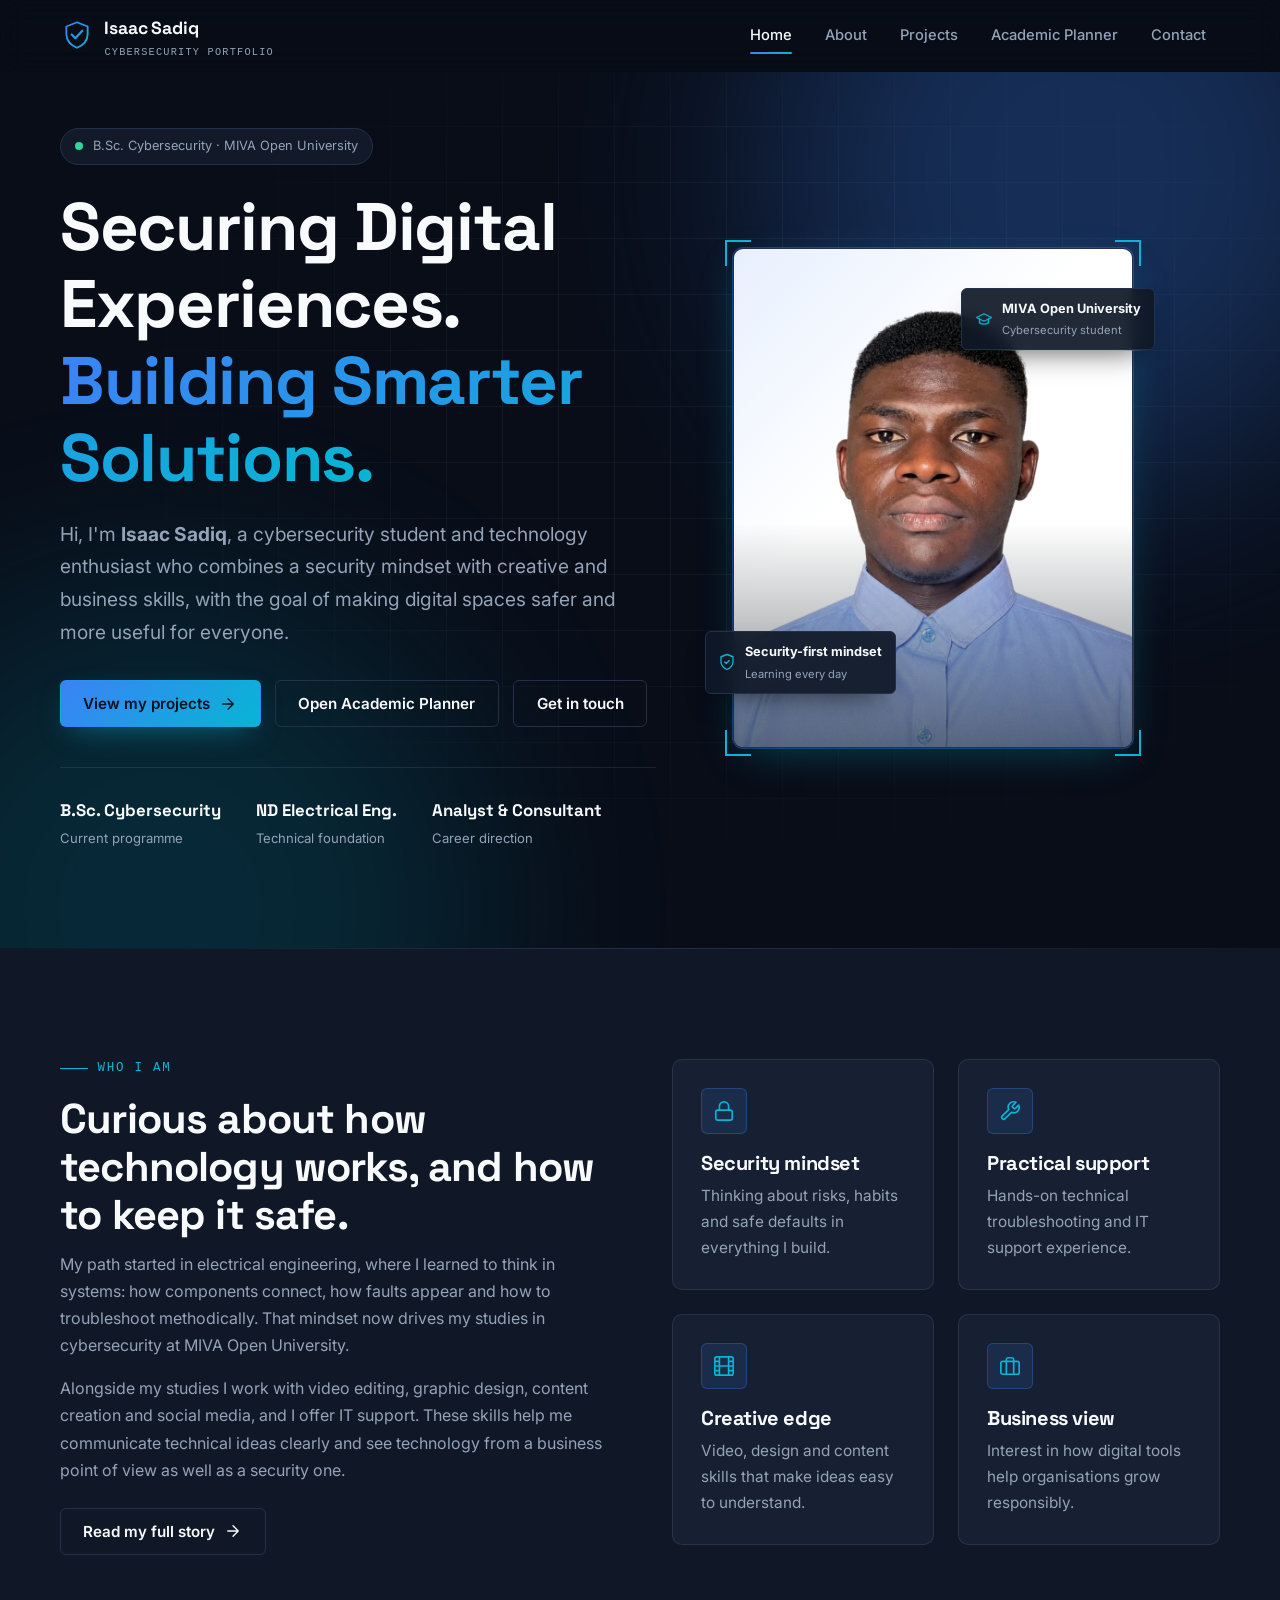
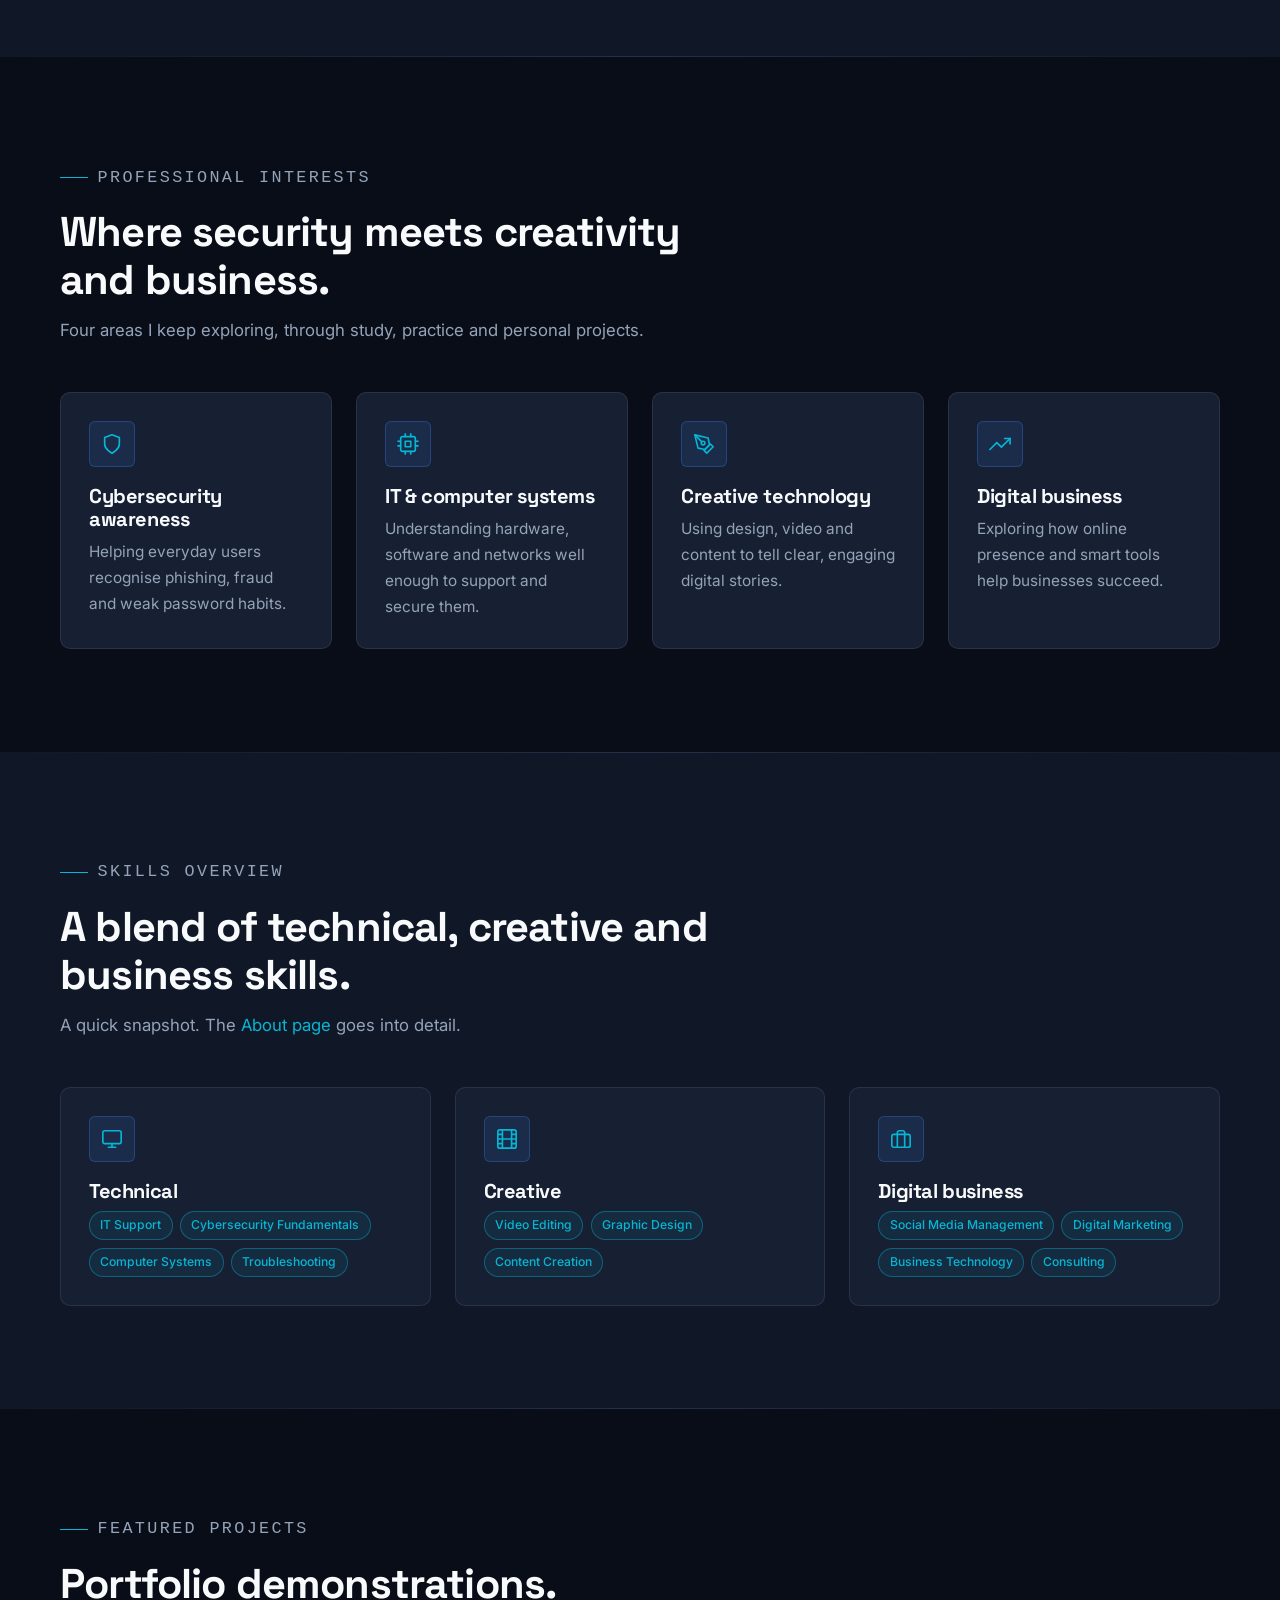
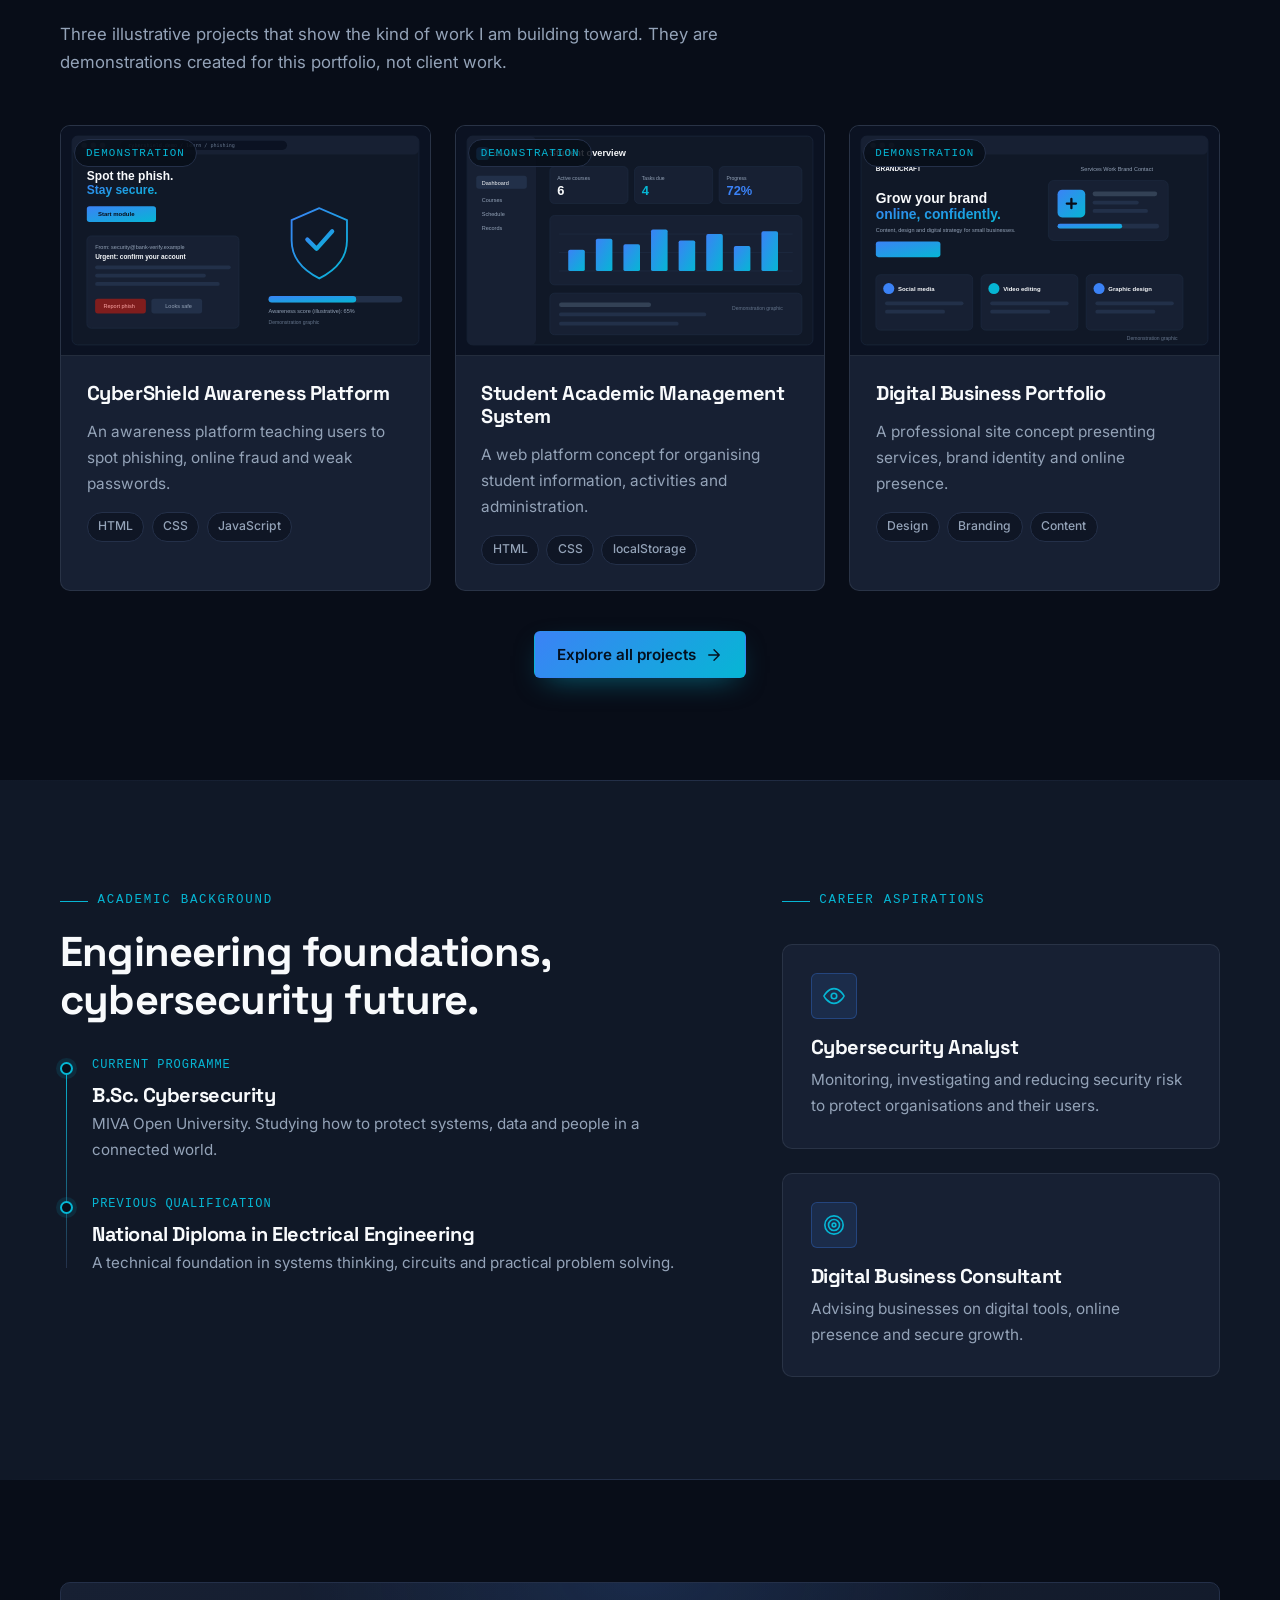
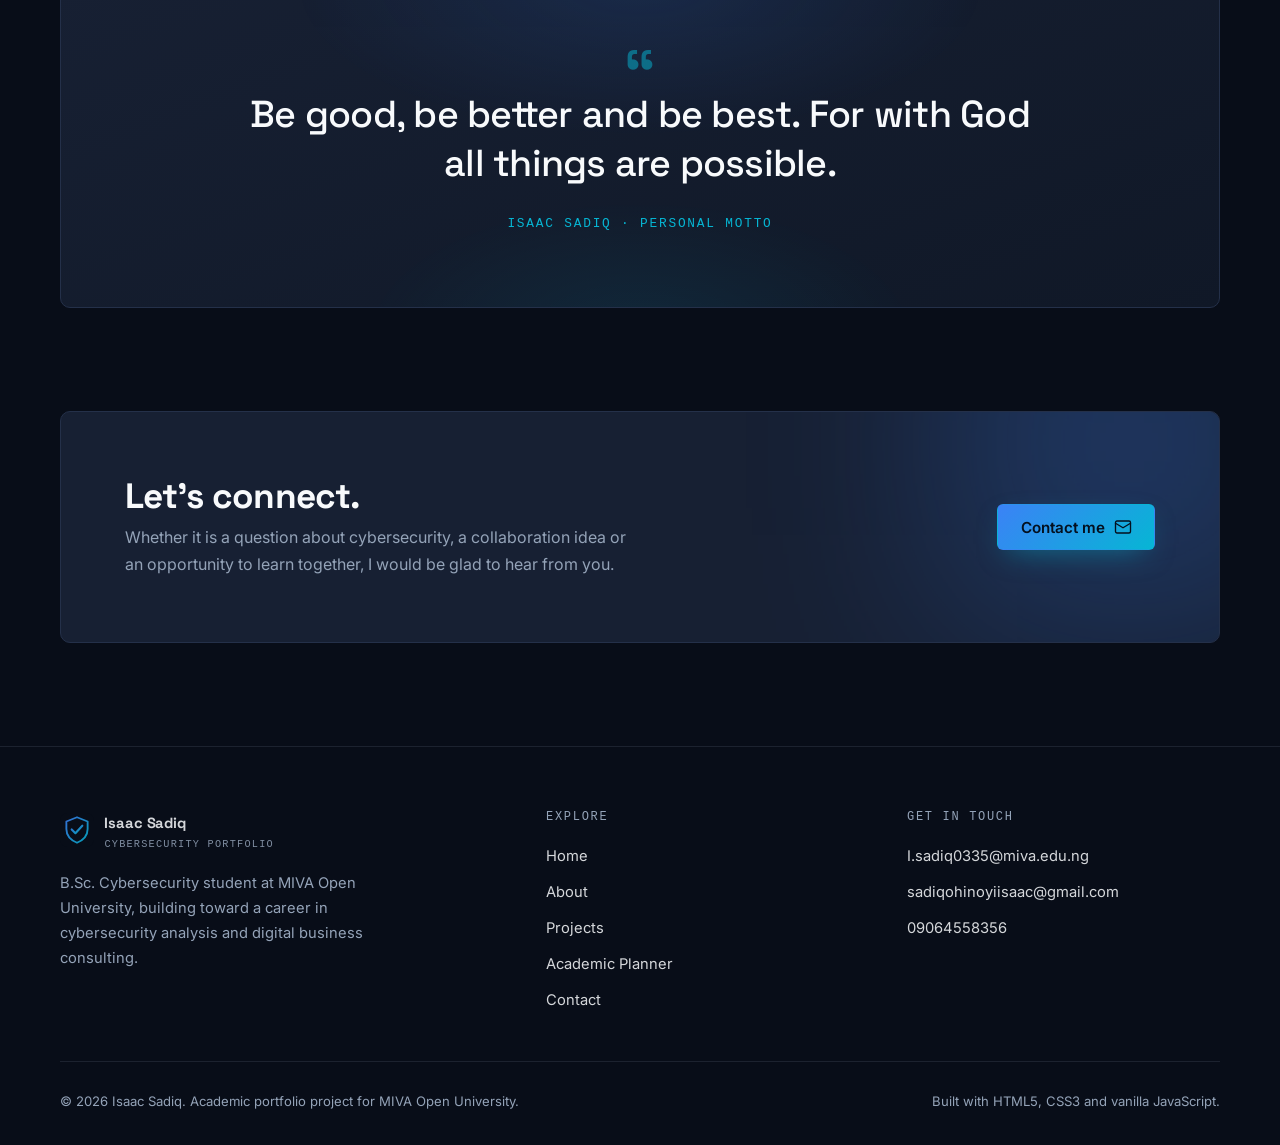
<file: index.html>
<!DOCTYPE html>
<html lang="en">
<head>
<meta charset="utf-8">
<meta name="viewport" content="width=device-width, initial-scale=1">
<title>Isaac Sadiq | Cybersecurity Student & Digital Business Enthusiast</title>
<meta name="description" content="Portfolio of Isaac Sadiq, a B.Sc. Cybersecurity student at MIVA Open University focused on digital security, creative technology and business innovation.">
<meta name="author" content="Isaac Sadiq">
<meta name="theme-color" content="#080D18">
<meta property="og:type" content="website">
<meta property="og:title" content="Isaac Sadiq | Cybersecurity Student & Digital Business Enthusiast">
<meta property="og:description" content="Portfolio of Isaac Sadiq, a B.Sc. Cybersecurity student at MIVA Open University focused on digital security, creative technology and business innovation.">
<link rel="icon" type="image/svg+xml" href="assets/icons/favicon.svg">
<link rel="preconnect" href="https://fonts.googleapis.com">
<link rel="preconnect" href="https://fonts.gstatic.com" crossorigin>
<link href="https://fonts.googleapis.com/css2?family=Inter:wght@400;500;600;700&amp;family=Space+Grotesk:wght@500;600;700&amp;display=swap" rel="stylesheet">
<link rel="stylesheet" href="css/style.css">
<script>document.documentElement.classList.add("js");</script>
</head>
<body class="page-index">
<a class="skip-link" href="#main">Skip to main content</a>
<div class="scroll-progress" aria-hidden="true"></div>
<header class="site-header">
  <nav class="nav" aria-label="Primary">
    <a class="brand" href="index.html" aria-label="Isaac Sadiq, home">
      <img class="brand__mark" src="assets/icons/favicon.svg" alt="" width="34" height="34">
      <span>Isaac Sadiq<small>Cybersecurity Portfolio</small></span>
    </a>
    <button class="nav__toggle" type="button" aria-expanded="false" aria-controls="nav-list" aria-label="Toggle navigation menu"><span></span></button>
    <ul class="nav__list" id="nav-list">
        <li><a class="nav__link" href="index.html" aria-current="page">Home</a></li>
        <li><a class="nav__link" href="about.html">About</a></li>
        <li><a class="nav__link" href="projects.html">Projects</a></li>
        <li><a class="nav__link" href="planner.html">Academic Planner</a></li>
        <li><a class="nav__link" href="contact.html">Contact</a></li>
    </ul>
  </nav>
</header>

<main id="main">
<!-- ========== HERO ========== -->
<section class="hero" aria-labelledby="hero-title">
  <div class="hero__bg" aria-hidden="true">
    <div class="hero__grid"></div>
    <div class="hero__glow hero__glow--a"></div>
    <div class="hero__glow hero__glow--b"></div>
  </div>
  <div class="container hero__inner">
    <div class="hero__copy">
      <p class="hero__status"><span class="pulse-dot" aria-hidden="true"></span> B.Sc. Cybersecurity &middot; MIVA Open University</p>
      <h1 id="hero-title">Securing Digital Experiences. <span class="text-grad">Building Smarter Solutions.</span></h1>
      <p class="hero__lead">Hi, I'm <strong>Isaac Sadiq</strong>, a cybersecurity student and technology enthusiast who combines a security mindset with creative and business skills, with the goal of making digital spaces safer and more useful for everyone.</p>
      <div class="hero__cta">
        <a class="btn btn--primary" href="projects.html">View my projects <svg viewBox="0 0 24 24" fill="none" stroke="currentColor" stroke-width="1.8" stroke-linecap="round" stroke-linejoin="round" aria-hidden="true" focusable="false"><path d="M5 12h14M12 5l7 7-7 7"/></svg></a>
        <a class="btn btn--ghost" href="planner.html">Open Academic Planner</a>
        <a class="btn btn--ghost" href="contact.html">Get in touch</a>
      </div>
      <dl class="hero__meta">
        <div><dt class="visually-hidden">Programme</dt><dd style="margin:0"><strong>B.Sc. Cybersecurity</strong><span>Current programme</span></dd></div>
        <div><dt class="visually-hidden">Foundation</dt><dd style="margin:0"><strong>ND Electrical Eng.</strong><span>Technical foundation</span></dd></div>
        <div><dt class="visually-hidden">Goals</dt><dd style="margin:0"><strong>Analyst &amp; Consultant</strong><span>Career direction</span></dd></div>
      </dl>
    </div>

    <div class="hero__visual">
      <figure class="portrait" style="margin:0">
        <div class="portrait__frame">
          <img src="assets/images/isaac-sadiq.jpg" alt="Portrait of Isaac Sadiq, cybersecurity student, in a light blue collared shirt" width="864" height="1080" fetchpriority="high">
          <div class="portrait__scan" aria-hidden="true"></div>
        </div>
        <span class="portrait__corner portrait__corner--tl" aria-hidden="true"></span>
        <span class="portrait__corner portrait__corner--tr" aria-hidden="true"></span>
        <span class="portrait__corner portrait__corner--bl" aria-hidden="true"></span>
        <span class="portrait__corner portrait__corner--br" aria-hidden="true"></span>
        <div class="portrait__tag portrait__tag--a" aria-hidden="true"><svg viewBox="0 0 24 24" fill="none" stroke="currentColor" stroke-width="1.8" stroke-linecap="round" stroke-linejoin="round" aria-hidden="true" focusable="false"><path d="M12 22s8-4 8-10V5l-8-3-8 3v7c0 6 8 10 8 10z"/><path d="m9 12 2 2 4-4"/></svg><span><b>Security-first mindset</b><small>Learning every day</small></span></div>
        <div class="portrait__tag portrait__tag--b" aria-hidden="true"><svg viewBox="0 0 24 24" fill="none" stroke="currentColor" stroke-width="1.8" stroke-linecap="round" stroke-linejoin="round" aria-hidden="true" focusable="false"><path d="M22 10 12 5 2 10l10 5 10-5z"/><path d="M6 12v5c3 2.5 9 2.5 12 0v-5"/></svg><span><b>MIVA Open University</b><small>Cybersecurity student</small></span></div>
        <figcaption class="visually-hidden">Isaac Sadiq</figcaption>
      </figure>
    </div>
  </div>
</section>

<!-- ========== BIOGRAPHY ========== -->
<section class="section section--alt" aria-labelledby="bio-title">
  <div class="container split">
    <div class="reveal">
      <p class="eyebrow">Who I am</p>
      <h2 id="bio-title">Curious about how technology works, and how to keep it safe.</h2>
      <p class="muted">My path started in electrical engineering, where I learned to think in systems: how components connect, how faults appear and how to troubleshoot methodically. That mindset now drives my studies in cybersecurity at MIVA Open University.</p>
      <p class="muted">Alongside my studies I work with video editing, graphic design, content creation and social media, and I offer IT support. These skills help me communicate technical ideas clearly and see technology from a business point of view as well as a security one.</p>
      <div class="flex" style="margin-top:1.5rem">
        <a class="btn btn--ghost" href="about.html">Read my full story <svg viewBox="0 0 24 24" fill="none" stroke="currentColor" stroke-width="1.8" stroke-linecap="round" stroke-linejoin="round" aria-hidden="true" focusable="false"><path d="M5 12h14M12 5l7 7-7 7"/></svg></a>
      </div>
    </div>
    <div class="reveal" style="--delay:120ms">
      <ul class="grid grid-2" style="list-style:none">
        <li class="card"><div class="icon-box"><svg viewBox="0 0 24 24" fill="none" stroke="currentColor" stroke-width="1.8" stroke-linecap="round" stroke-linejoin="round" aria-hidden="true" focusable="false"><rect x="3" y="11" width="18" height="11" rx="2"/><path d="M7 11V7a5 5 0 0 1 10 0v4"/></svg></div><h3>Security mindset</h3><p>Thinking about risks, habits and safe defaults in everything I build.</p></li>
        <li class="card"><div class="icon-box"><svg viewBox="0 0 24 24" fill="none" stroke="currentColor" stroke-width="1.8" stroke-linecap="round" stroke-linejoin="round" aria-hidden="true" focusable="false"><path d="M14.7 6.3a1 1 0 0 0 0 1.4l1.6 1.6a1 1 0 0 0 1.4 0l3.77-3.77a6 6 0 0 1-7.94 7.94l-6.91 6.91a2.12 2.12 0 0 1-3-3l6.91-6.91a6 6 0 0 1 7.94-7.94l-3.76 3.76z"/></svg></div><h3>Practical support</h3><p>Hands-on technical troubleshooting and IT support experience.</p></li>
        <li class="card"><div class="icon-box"><svg viewBox="0 0 24 24" fill="none" stroke="currentColor" stroke-width="1.8" stroke-linecap="round" stroke-linejoin="round" aria-hidden="true" focusable="false"><rect x="2" y="2" width="20" height="20" rx="2.2"/><path d="M7 2v20M17 2v20M2 12h20M2 7h5M2 17h5M17 17h5M17 7h5"/></svg></div><h3>Creative edge</h3><p>Video, design and content skills that make ideas easy to understand.</p></li>
        <li class="card"><div class="icon-box"><svg viewBox="0 0 24 24" fill="none" stroke="currentColor" stroke-width="1.8" stroke-linecap="round" stroke-linejoin="round" aria-hidden="true" focusable="false"><rect x="2" y="7" width="20" height="14" rx="2"/><path d="M16 21V5a2 2 0 0 0-2-2h-4a2 2 0 0 0-2 2v16"/></svg></div><h3>Business view</h3><p>Interest in how digital tools help organisations grow responsibly.</p></li>
      </ul>
    </div>
  </div>
</section>

<!-- ========== PROFESSIONAL INTERESTS ========== -->
<section class="section" aria-labelledby="interests-title">
  <div class="container">
    <div class="section-head reveal">
      <p class="eyebrow">Professional interests</p>
      <h2 id="interests-title">Where security meets creativity and business.</h2>
      <p>Four areas I keep exploring, through study, practice and personal projects.</p>
    </div>
    <div class="grid grid-4">
      <article class="card reveal"><div class="icon-box"><svg viewBox="0 0 24 24" fill="none" stroke="currentColor" stroke-width="1.8" stroke-linecap="round" stroke-linejoin="round" aria-hidden="true" focusable="false"><path d="M12 22s8-4 8-10V5l-8-3-8 3v7c0 6 8 10 8 10z"/></svg></div><h3>Cybersecurity awareness</h3><p>Helping everyday users recognise phishing, fraud and weak password habits.</p></article>
      <article class="card reveal" style="--delay:80ms"><div class="icon-box"><svg viewBox="0 0 24 24" fill="none" stroke="currentColor" stroke-width="1.8" stroke-linecap="round" stroke-linejoin="round" aria-hidden="true" focusable="false"><rect x="4" y="4" width="16" height="16" rx="2"/><rect x="9" y="9" width="6" height="6"/><path d="M9 1v3M15 1v3M9 20v3M15 20v3M20 9h3M20 14h3M1 9h3M1 14h3"/></svg></div><h3>IT &amp; computer systems</h3><p>Understanding hardware, software and networks well enough to support and secure them.</p></article>
      <article class="card reveal" style="--delay:160ms"><div class="icon-box"><svg viewBox="0 0 24 24" fill="none" stroke="currentColor" stroke-width="1.8" stroke-linecap="round" stroke-linejoin="round" aria-hidden="true" focusable="false"><path d="m12 19 7-7 3 3-7 7-3-3z"/><path d="m18 13-1.5-7.5L2 2l3.5 14.5L13 18l5-5z"/><path d="m2 2 7.6 7.6"/><circle cx="11" cy="11" r="2"/></svg></div><h3>Creative technology</h3><p>Using design, video and content to tell clear, engaging digital stories.</p></article>
      <article class="card reveal" style="--delay:240ms"><div class="icon-box"><svg viewBox="0 0 24 24" fill="none" stroke="currentColor" stroke-width="1.8" stroke-linecap="round" stroke-linejoin="round" aria-hidden="true" focusable="false"><path d="m23 6-9.5 9.5-5-5L1 18"/><path d="M17 6h6v6"/></svg></div><h3>Digital business</h3><p>Exploring how online presence and smart tools help businesses succeed.</p></article>
    </div>
  </div>
</section>

<!-- ========== SKILLS OVERVIEW ========== -->
<section class="section section--alt" aria-labelledby="skills-title">
  <div class="container">
    <div class="section-head reveal">
      <p class="eyebrow">Skills overview</p>
      <h2 id="skills-title">A blend of technical, creative and business skills.</h2>
      <p>A quick snapshot. The <a href="about.html#skills">About page</a> goes into detail.</p>
    </div>
    <div class="grid grid-3">
      <article class="card reveal">
        <div class="icon-box"><svg viewBox="0 0 24 24" fill="none" stroke="currentColor" stroke-width="1.8" stroke-linecap="round" stroke-linejoin="round" aria-hidden="true" focusable="false"><rect x="2" y="3" width="20" height="14" rx="2"/><path d="M8 21h8M12 17v4"/></svg></div>
        <h3>Technical</h3>
        <ul class="tag-list" aria-label="Technical skills">
          <li class="tag tag--accent">IT Support</li><li class="tag tag--accent">Cybersecurity Fundamentals</li><li class="tag tag--accent">Computer Systems</li><li class="tag tag--accent">Troubleshooting</li>
        </ul>
      </article>
      <article class="card reveal" style="--delay:100ms">
        <div class="icon-box"><svg viewBox="0 0 24 24" fill="none" stroke="currentColor" stroke-width="1.8" stroke-linecap="round" stroke-linejoin="round" aria-hidden="true" focusable="false"><rect x="2" y="2" width="20" height="20" rx="2.2"/><path d="M7 2v20M17 2v20M2 12h20M2 7h5M2 17h5M17 17h5M17 7h5"/></svg></div>
        <h3>Creative</h3>
        <ul class="tag-list" aria-label="Creative skills">
          <li class="tag tag--accent">Video Editing</li><li class="tag tag--accent">Graphic Design</li><li class="tag tag--accent">Content Creation</li>
        </ul>
      </article>
      <article class="card reveal" style="--delay:200ms">
        <div class="icon-box"><svg viewBox="0 0 24 24" fill="none" stroke="currentColor" stroke-width="1.8" stroke-linecap="round" stroke-linejoin="round" aria-hidden="true" focusable="false"><rect x="2" y="7" width="20" height="14" rx="2"/><path d="M16 21V5a2 2 0 0 0-2-2h-4a2 2 0 0 0-2 2v16"/></svg></div>
        <h3>Digital business</h3>
        <ul class="tag-list" aria-label="Digital business skills">
          <li class="tag tag--accent">Social Media Management</li><li class="tag tag--accent">Digital Marketing</li><li class="tag tag--accent">Business Technology</li><li class="tag tag--accent">Consulting</li>
        </ul>
      </article>
    </div>
  </div>
</section>

<!-- ========== FEATURED PROJECTS ========== -->
<section class="section" aria-labelledby="featured-title">
  <div class="container">
    <div class="section-head reveal">
      <p class="eyebrow">Featured projects</p>
      <h2 id="featured-title">Portfolio demonstrations.</h2>
      <p>Three illustrative projects that show the kind of work I am building toward. They are demonstrations created for this portfolio, not client work.</p>
    </div>
    <div class="grid grid-3">
      <article class="card project-card reveal">
        <div class="project-card__media"><img src="assets/images/project-cybershield.svg" alt="Illustration of the CyberShield Awareness Platform showing a phishing email exercise" width="800" height="500" loading="lazy"><span class="project-card__badge">Demonstration</span></div>
        <div class="project-card__body">
          <h3>CyberShield Awareness Platform</h3>
          <p>An awareness platform teaching users to spot phishing, online fraud and weak passwords.</p>
          <ul class="tag-list"><li class="tag">HTML</li><li class="tag">CSS</li><li class="tag">JavaScript</li></ul>
        </div>
      </article>
      <article class="card project-card reveal" style="--delay:100ms">
        <div class="project-card__media"><img src="assets/images/project-academic.svg" alt="Illustration of the Student Academic Management System dashboard" width="800" height="500" loading="lazy"><span class="project-card__badge">Demonstration</span></div>
        <div class="project-card__body">
          <h3>Student Academic Management System</h3>
          <p>A web platform concept for organising student information, activities and administration.</p>
          <ul class="tag-list"><li class="tag">HTML</li><li class="tag">CSS</li><li class="tag">localStorage</li></ul>
        </div>
      </article>
      <article class="card project-card reveal" style="--delay:200ms">
        <div class="project-card__media"><img src="assets/images/project-business.svg" alt="Illustration of the Digital Business Portfolio website" width="800" height="500" loading="lazy"><span class="project-card__badge">Demonstration</span></div>
        <div class="project-card__body">
          <h3>Digital Business Portfolio</h3>
          <p>A professional site concept presenting services, brand identity and online presence.</p>
          <ul class="tag-list"><li class="tag">Design</li><li class="tag">Branding</li><li class="tag">Content</li></ul>
        </div>
      </article>
    </div>
    <div class="flex" style="margin-top:2.5rem; justify-content:center">
      <a class="btn btn--primary" href="projects.html">Explore all projects <svg viewBox="0 0 24 24" fill="none" stroke="currentColor" stroke-width="1.8" stroke-linecap="round" stroke-linejoin="round" aria-hidden="true" focusable="false"><path d="M5 12h14M12 5l7 7-7 7"/></svg></a>
    </div>
  </div>
</section>

<!-- ========== ACADEMIC BACKGROUND + CAREER ========== -->
<section class="section section--alt" aria-labelledby="academic-title">
  <div class="container split split--wide-left" style="align-items:start">
    <div class="reveal">
      <p class="eyebrow">Academic background</p>
      <h2 id="academic-title">Engineering foundations, cybersecurity future.</h2>
      <ol class="timeline" style="margin-top:2rem">
        <li>
          <span class="meta">Current programme</span>
          <h3>B.Sc. Cybersecurity</h3>
          <p>MIVA Open University. Studying how to protect systems, data and people in a connected world.</p>
        </li>
        <li>
          <span class="meta">Previous qualification</span>
          <h3>National Diploma in Electrical Engineering</h3>
          <p>A technical foundation in systems thinking, circuits and practical problem solving.</p>
        </li>
      </ol>
    </div>
    <div class="reveal" style="--delay:120ms">
      <p class="eyebrow">Career aspirations</p>
      <div class="grid" style="margin-top:1rem">
        <article class="card">
          <div class="icon-box"><svg viewBox="0 0 24 24" fill="none" stroke="currentColor" stroke-width="1.8" stroke-linecap="round" stroke-linejoin="round" aria-hidden="true" focusable="false"><path d="M1 12s4-8 11-8 11 8 11 8-4 8-11 8-11-8-11-8z"/><circle cx="12" cy="12" r="3"/></svg></div>
          <h3>Cybersecurity Analyst</h3>
          <p>Monitoring, investigating and reducing security risk to protect organisations and their users.</p>
        </article>
        <article class="card">
          <div class="icon-box"><svg viewBox="0 0 24 24" fill="none" stroke="currentColor" stroke-width="1.8" stroke-linecap="round" stroke-linejoin="round" aria-hidden="true" focusable="false"><circle cx="12" cy="12" r="10"/><circle cx="12" cy="12" r="6"/><circle cx="12" cy="12" r="2"/></svg></div>
          <h3>Digital Business Consultant</h3>
          <p>Advising businesses on digital tools, online presence and secure growth.</p>
        </article>
      </div>
    </div>
  </div>
</section>

<!-- ========== MOTTO ========== -->
<section class="section" aria-labelledby="motto-title">
  <div class="container">
    <h2 id="motto-title" class="visually-hidden">Personal motto</h2>
    <figure class="motto reveal" style="margin:0">
      <span class="motto__mark" aria-hidden="true">&ldquo;</span>
      <blockquote>
        <p>Be good, be better and be best. For with God all things are possible.</p>
      </blockquote>
      <figcaption><cite>Isaac Sadiq &middot; Personal motto</cite></figcaption>
    </figure>
  </div>
</section>

<!-- ========== CONTACT CTA ========== -->
<section class="section" style="padding-top:0" aria-labelledby="cta-title">
  <div class="container">
    <div class="cta-band reveal">
      <div>
        <h2 id="cta-title">Let's connect.</h2>
        <p>Whether it is a question about cybersecurity, a collaboration idea or an opportunity to learn together, I would be glad to hear from you.</p>
      </div>
      <a class="btn btn--primary" href="contact.html">Contact me <svg viewBox="0 0 24 24" fill="none" stroke="currentColor" stroke-width="1.8" stroke-linecap="round" stroke-linejoin="round" aria-hidden="true" focusable="false"><rect x="2" y="4" width="20" height="16" rx="2"/><path d="m22 7-10 6L2 7"/></svg></a>
    </div>
  </div>
</section>

</main>

<footer class="site-footer">
  <div class="container">
    <div class="footer-grid">
      <div class="footer-brand">
        <a class="brand" href="index.html" aria-label="Isaac Sadiq, home">
          <img class="brand__mark" src="assets/icons/favicon.svg" alt="" width="34" height="34">
          <span>Isaac Sadiq<small>Cybersecurity Portfolio</small></span>
        </a>
        <p>B.Sc. Cybersecurity student at MIVA Open University, building toward a career in cybersecurity analysis and digital business consulting.</p>
      </div>
      <nav aria-label="Footer">
        <h2>Explore</h2>
        <ul>
          <li><a href="index.html">Home</a></li>
          <li><a href="about.html">About</a></li>
          <li><a href="projects.html">Projects</a></li>
          <li><a href="planner.html">Academic Planner</a></li>
          <li><a href="contact.html">Contact</a></li>
        </ul>
      </nav>
      <div>
        <h2>Get in touch</h2>
        <ul>
          <li><a href="mailto:I.sadiq0335@miva.edu.ng">I.sadiq0335@miva.edu.ng</a></li>
          <li><a href="mailto:sadiqohinoyiisaac@gmail.com">sadiqohinoyiisaac@gmail.com</a></li>
          <li><a href="tel:+2349064558356">09064558356</a></li>
        </ul>
      </div>
    </div>
    <div class="footer-bottom">
      <span>&copy; <span data-year>2026</span> Isaac Sadiq. Academic portfolio project for MIVA Open University.</span>
      <span>Built with HTML5, CSS3 and vanilla JavaScript.</span>
    </div>
  </div>
</footer>

<div class="toast-region" id="toast-region" role="status" aria-live="polite"></div>
<button class="back-to-top" type="button" aria-label="Back to top"><svg viewBox="0 0 24 24" fill="none" stroke="currentColor" stroke-width="1.8" stroke-linecap="round" stroke-linejoin="round" aria-hidden="true" focusable="false"><path d="M12 19V5M5 12l7-7 7 7"/></svg></button>

<script src="js/main.js" defer></script>
</body>
</html>
</file>
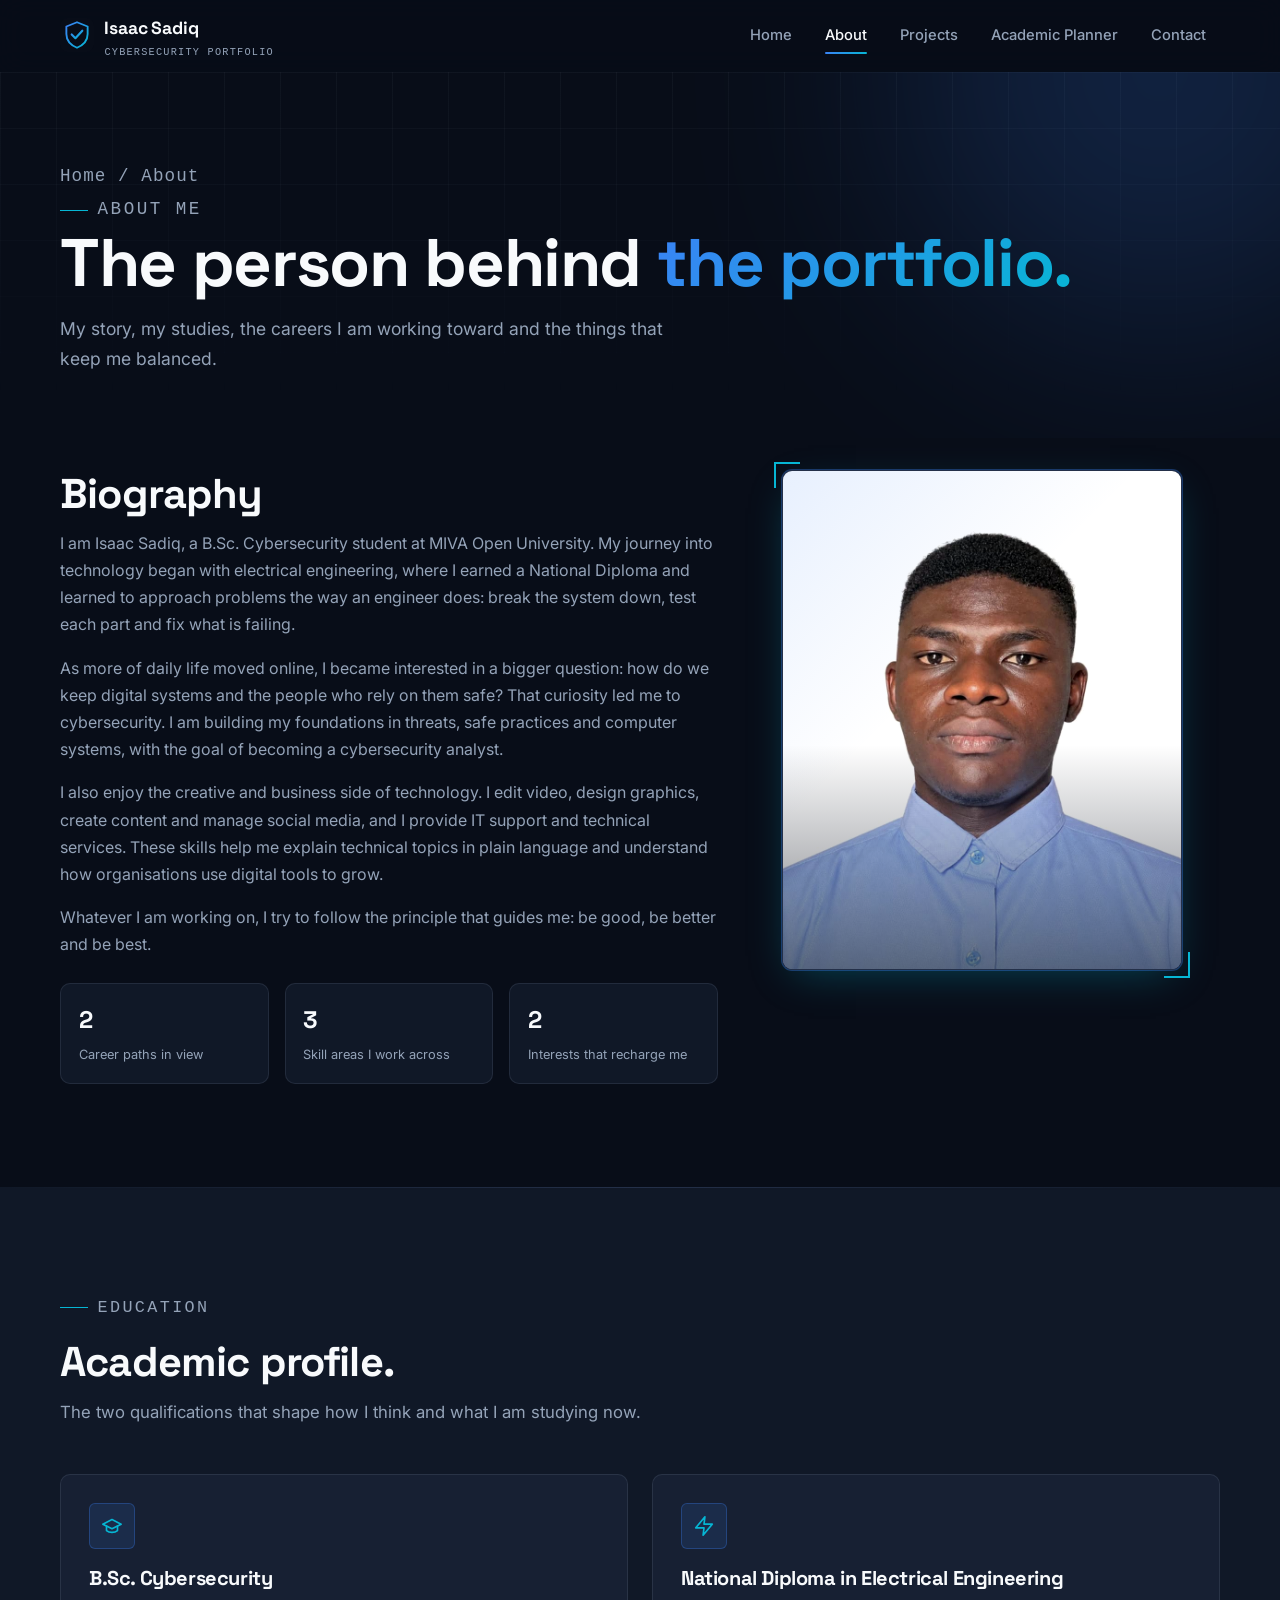
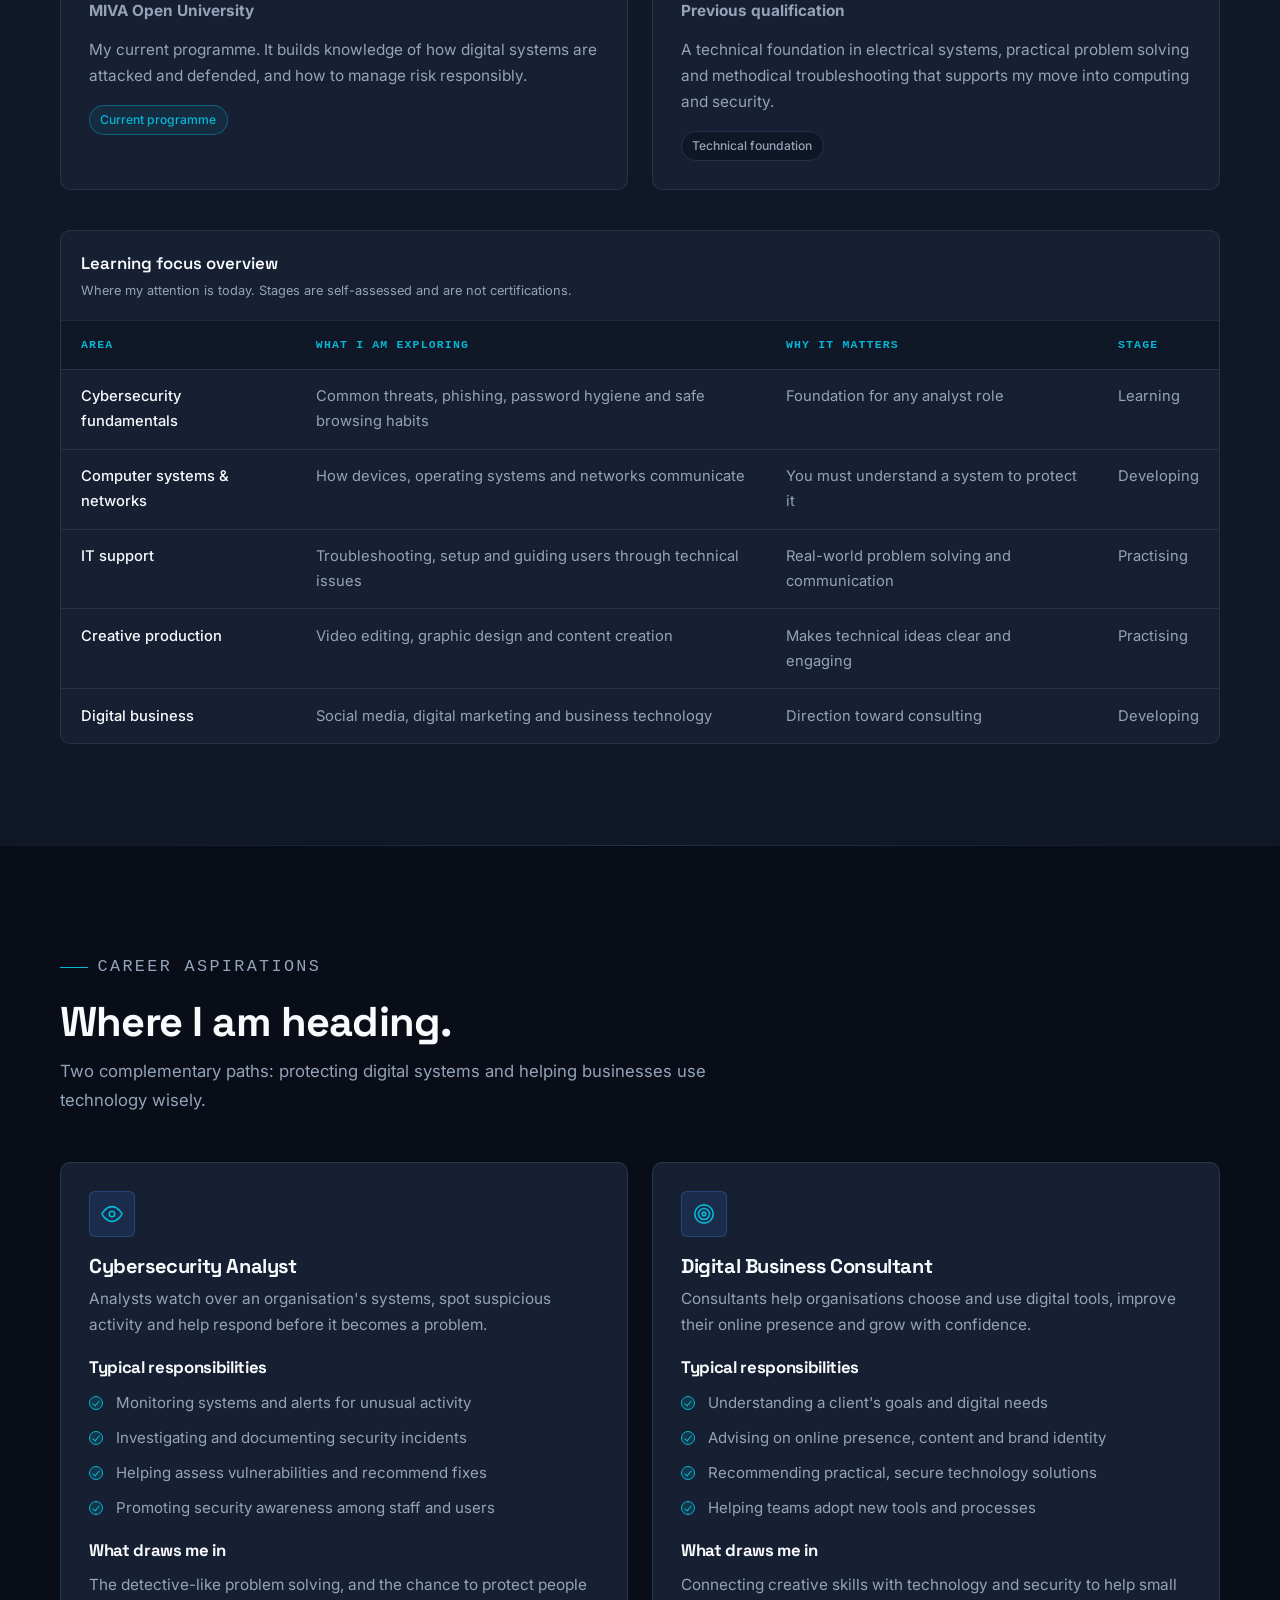
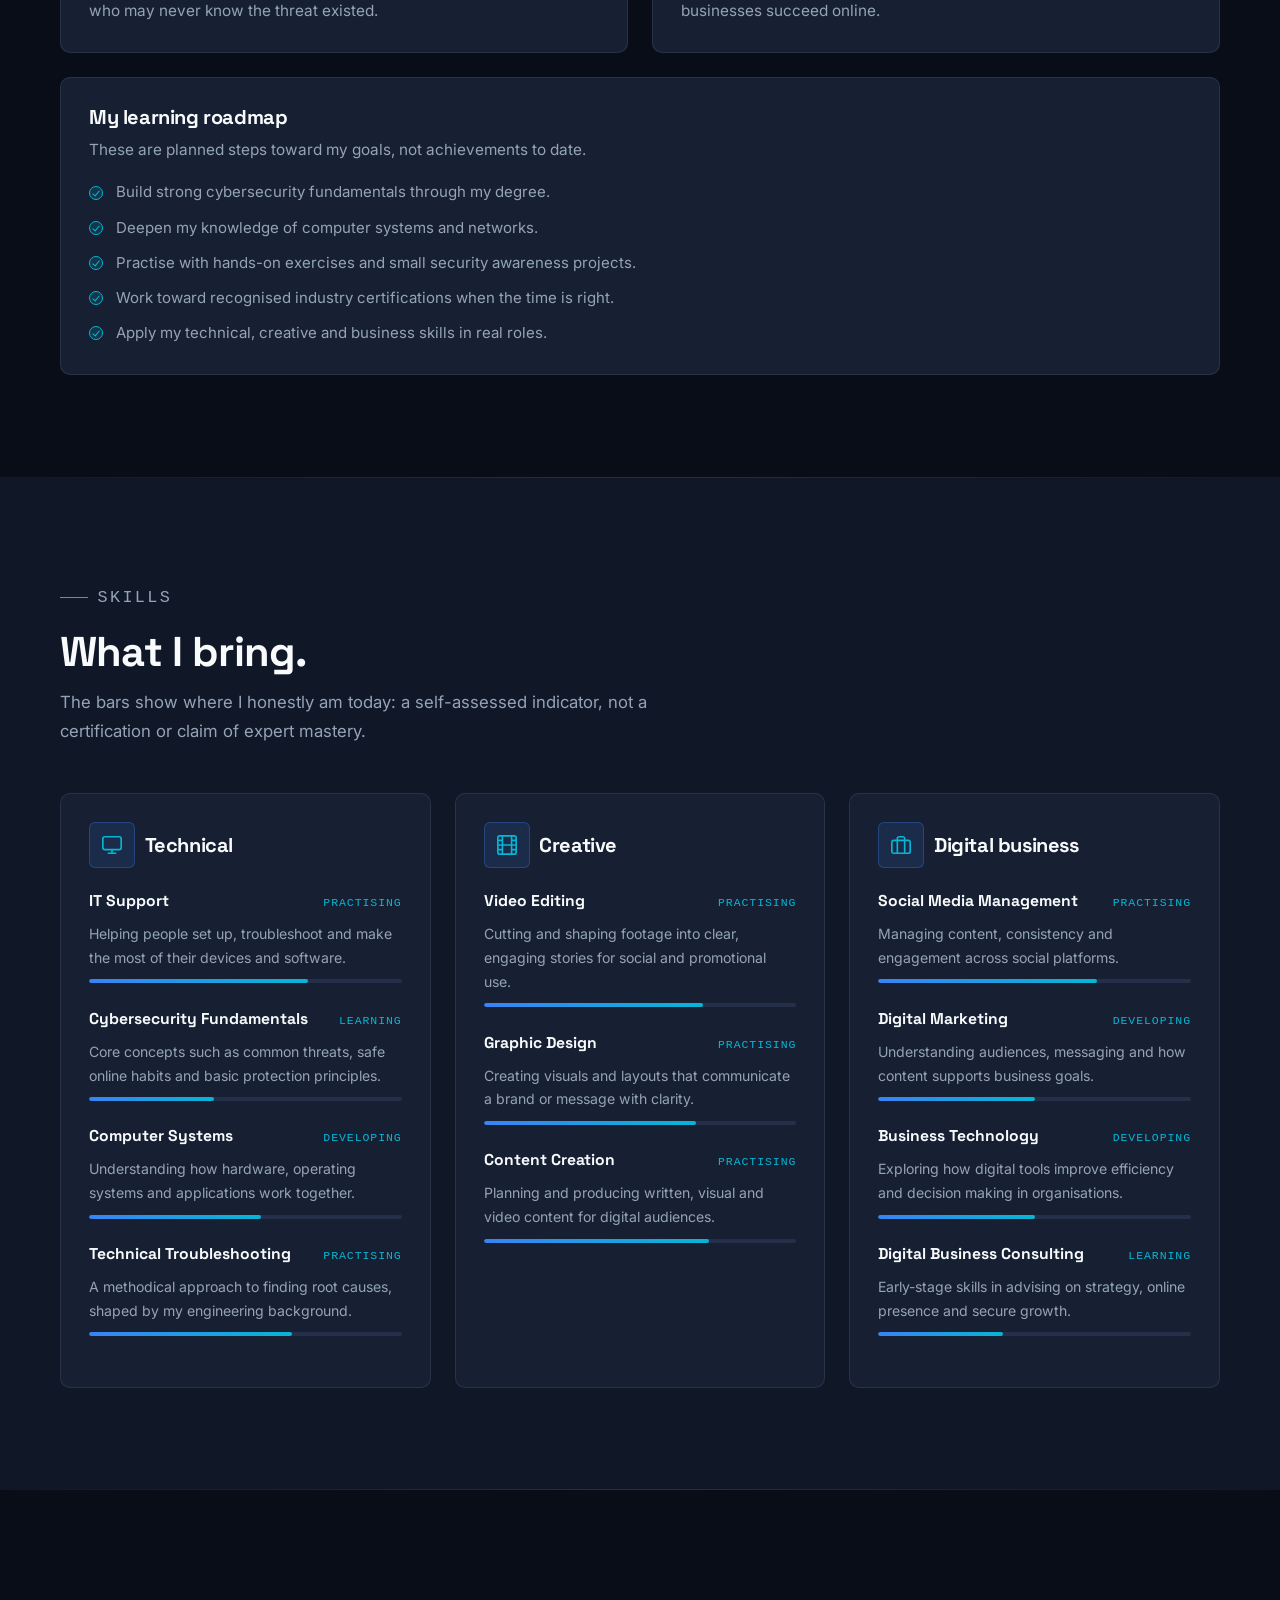
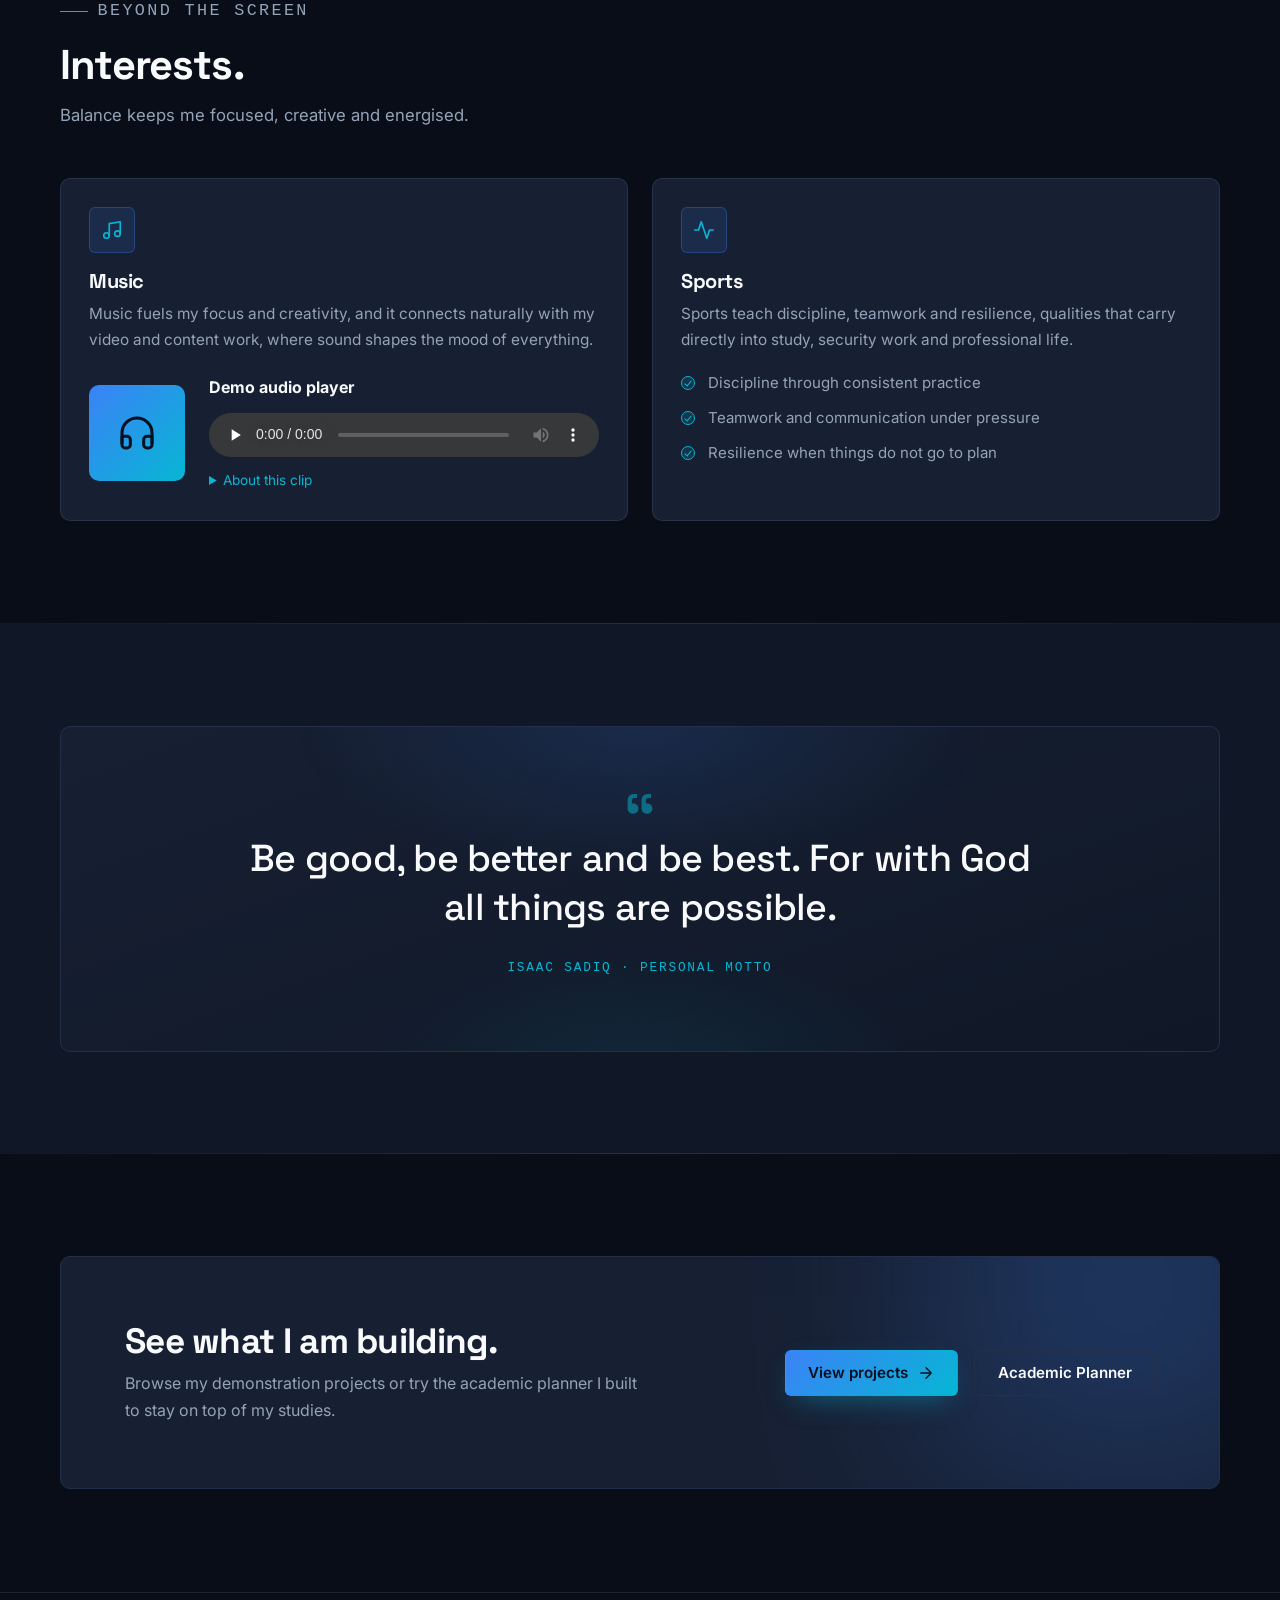
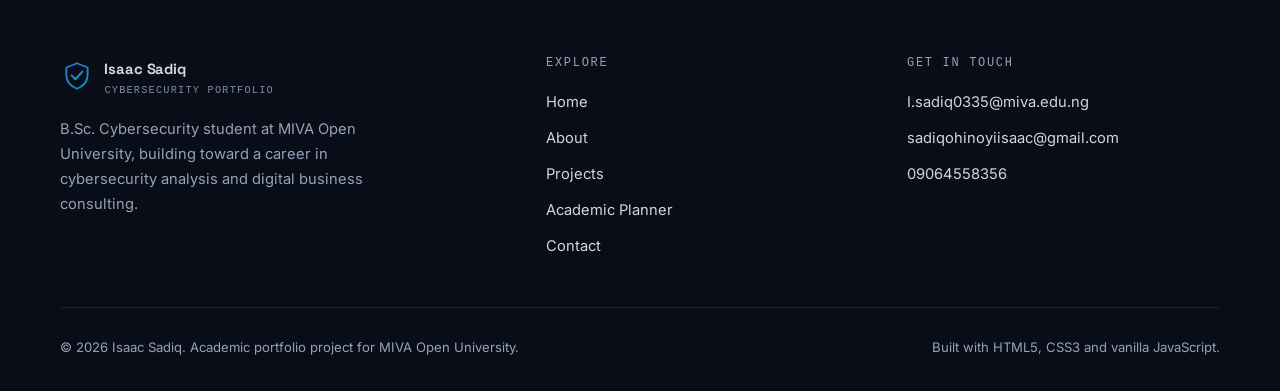
<file: about.html>
<!DOCTYPE html>
<html lang="en">
<head>
<meta charset="utf-8">
<meta name="viewport" content="width=device-width, initial-scale=1">
<title>About Isaac Sadiq | Biography, Education & Skills</title>
<meta name="description" content="Learn about Isaac Sadiq: his cybersecurity studies at MIVA Open University, career aspirations, skills, interests and personal motto.">
<meta name="author" content="Isaac Sadiq">
<meta name="theme-color" content="#080D18">
<meta property="og:type" content="website">
<meta property="og:title" content="About Isaac Sadiq | Biography, Education & Skills">
<meta property="og:description" content="Learn about Isaac Sadiq: his cybersecurity studies at MIVA Open University, career aspirations, skills, interests and personal motto.">
<link rel="icon" type="image/svg+xml" href="assets/icons/favicon.svg">
<link rel="preconnect" href="https://fonts.googleapis.com">
<link rel="preconnect" href="https://fonts.gstatic.com" crossorigin>
<link href="https://fonts.googleapis.com/css2?family=Inter:wght@400;500;600;700&amp;family=Space+Grotesk:wght@500;600;700&amp;display=swap" rel="stylesheet">
<link rel="stylesheet" href="css/style.css">
<script>document.documentElement.classList.add("js");</script>
</head>
<body class="page-about">
<a class="skip-link" href="#main">Skip to main content</a>
<div class="scroll-progress" aria-hidden="true"></div>
<header class="site-header">
  <nav class="nav" aria-label="Primary">
    <a class="brand" href="index.html" aria-label="Isaac Sadiq, home">
      <img class="brand__mark" src="assets/icons/favicon.svg" alt="" width="34" height="34">
      <span>Isaac Sadiq<small>Cybersecurity Portfolio</small></span>
    </a>
    <button class="nav__toggle" type="button" aria-expanded="false" aria-controls="nav-list" aria-label="Toggle navigation menu"><span></span></button>
    <ul class="nav__list" id="nav-list">
        <li><a class="nav__link" href="index.html">Home</a></li>
        <li><a class="nav__link" href="about.html" aria-current="page">About</a></li>
        <li><a class="nav__link" href="projects.html">Projects</a></li>
        <li><a class="nav__link" href="planner.html">Academic Planner</a></li>
        <li><a class="nav__link" href="contact.html">Contact</a></li>
    </ul>
  </nav>
</header>

<main id="main">
<section class="page-hero" aria-labelledby="page-title">
  <div class="container">
    <p class="breadcrumb"><a href="index.html">Home</a> / About</p>
    <p class="eyebrow">About me</p>
    <h1 id="page-title">The person behind <span class="text-grad">the portfolio.</span></h1>
    <p>My story, my studies, the careers I am working toward and the things that keep me balanced.</p>
  </div>
</section>

<!-- ========== BIOGRAPHY ========== -->
<section class="section" style="padding-top:2rem" aria-labelledby="bio-title">
  <div class="container split split--wide-left" style="align-items:start">
    <article class="reveal">
      <h2 id="bio-title">Biography</h2>
      <p class="muted">I am Isaac Sadiq, a B.Sc. Cybersecurity student at MIVA Open University. My journey into technology began with electrical engineering, where I earned a National Diploma and learned to approach problems the way an engineer does: break the system down, test each part and fix what is failing.</p>
      <p class="muted">As more of daily life moved online, I became interested in a bigger question: how do we keep digital systems and the people who rely on them safe? That curiosity led me to cybersecurity. I am building my foundations in threats, safe practices and computer systems, with the goal of becoming a cybersecurity analyst.</p>
      <p class="muted">I also enjoy the creative and business side of technology. I edit video, design graphics, create content and manage social media, and I provide IT support and technical services. These skills help me explain technical topics in plain language and understand how organisations use digital tools to grow.</p>
      <p class="muted">Whatever I am working on, I try to follow the principle that guides me: be good, be better and be best.</p>
      <div class="stat-row">
        <div class="stat"><strong>2</strong><span>Career paths in view</span></div>
        <div class="stat"><strong>3</strong><span>Skill areas I work across</span></div>
        <div class="stat"><strong>2</strong><span>Interests that recharge me</span></div>
      </div>
    </article>
    <aside class="reveal" style="--delay:120ms" aria-label="Profile photograph">
      <figure class="portrait" style="margin:0">
        <div class="portrait__frame">
          <img src="assets/images/isaac-sadiq.jpg" alt="Portrait of Isaac Sadiq in a light blue collared shirt" width="864" height="1080" loading="lazy">
        </div>
        <span class="portrait__corner portrait__corner--tl" aria-hidden="true"></span>
        <span class="portrait__corner portrait__corner--br" aria-hidden="true"></span>
        <figcaption class="visually-hidden">Isaac Sadiq</figcaption>
      </figure>
    </aside>
  </div>
</section>

<!-- ========== EDUCATION ========== -->
<section class="section section--alt" aria-labelledby="education-title">
  <div class="container">
    <div class="section-head reveal">
      <p class="eyebrow">Education</p>
      <h2 id="education-title">Academic profile.</h2>
      <p>The two qualifications that shape how I think and what I am studying now.</p>
    </div>
    <div class="grid grid-2">
      <article class="card reveal">
        <div class="icon-box"><svg viewBox="0 0 24 24" fill="none" stroke="currentColor" stroke-width="1.8" stroke-linecap="round" stroke-linejoin="round" aria-hidden="true" focusable="false"><path d="M22 10 12 5 2 10l10 5 10-5z"/><path d="M6 12v5c3 2.5 9 2.5 12 0v-5"/></svg></div>
        <h3>B.Sc. Cybersecurity</h3>
        <p class="muted" style="margin-bottom:.8rem"><strong>MIVA Open University</strong></p>
        <p>My current programme. It builds knowledge of how digital systems are attacked and defended, and how to manage risk responsibly.</p>
        <ul class="tag-list"><li class="tag tag--accent">Current programme</li></ul>
      </article>
      <article class="card reveal" style="--delay:100ms">
        <div class="icon-box"><svg viewBox="0 0 24 24" fill="none" stroke="currentColor" stroke-width="1.8" stroke-linecap="round" stroke-linejoin="round" aria-hidden="true" focusable="false"><path d="M13 2 3 14h9l-1 8 10-12h-9l1-8z"/></svg></div>
        <h3>National Diploma in Electrical Engineering</h3>
        <p class="muted" style="margin-bottom:.8rem"><strong>Previous qualification</strong></p>
        <p>A technical foundation in electrical systems, practical problem solving and methodical troubleshooting that supports my move into computing and security.</p>
        <ul class="tag-list"><li class="tag">Technical foundation</li></ul>
      </article>
    </div>

    <div class="table-wrap reveal" style="margin-top:2.5rem">
      <table class="data">
        <caption>Learning focus overview<small>Where my attention is today. Stages are self-assessed and are not certifications.</small></caption>
        <thead>
          <tr><th scope="col">Area</th><th scope="col">What I am exploring</th><th scope="col">Why it matters</th><th scope="col">Stage</th></tr>
        </thead>
        <tbody>
          <tr><th scope="row">Cybersecurity fundamentals</th><td>Common threats, phishing, password hygiene and safe browsing habits</td><td>Foundation for any analyst role</td><td>Learning</td></tr>
          <tr><th scope="row">Computer systems &amp; networks</th><td>How devices, operating systems and networks communicate</td><td>You must understand a system to protect it</td><td>Developing</td></tr>
          <tr><th scope="row">IT support</th><td>Troubleshooting, setup and guiding users through technical issues</td><td>Real-world problem solving and communication</td><td>Practising</td></tr>
          <tr><th scope="row">Creative production</th><td>Video editing, graphic design and content creation</td><td>Makes technical ideas clear and engaging</td><td>Practising</td></tr>
          <tr><th scope="row">Digital business</th><td>Social media, digital marketing and business technology</td><td>Direction toward consulting</td><td>Developing</td></tr>
        </tbody>
      </table>
    </div>
  </div>
</section>

<!-- ========== CAREER ASPIRATIONS ========== -->
<section class="section" aria-labelledby="careers-title">
  <div class="container">
    <div class="section-head reveal">
      <p class="eyebrow">Career aspirations</p>
      <h2 id="careers-title">Where I am heading.</h2>
      <p>Two complementary paths: protecting digital systems and helping businesses use technology wisely.</p>
    </div>
    <div class="grid grid-2">
      <article class="card reveal">
        <div class="icon-box"><svg viewBox="0 0 24 24" fill="none" stroke="currentColor" stroke-width="1.8" stroke-linecap="round" stroke-linejoin="round" aria-hidden="true" focusable="false"><path d="M1 12s4-8 11-8 11 8 11 8-4 8-11 8-11-8-11-8z"/><circle cx="12" cy="12" r="3"/></svg></div>
        <h3>Cybersecurity Analyst</h3>
        <p>Analysts watch over an organisation's systems, spot suspicious activity and help respond before it becomes a problem.</p>
        <h4 style="margin-top:1.25rem">Typical responsibilities</h4>
        <ul class="check-list">
          <li>Monitoring systems and alerts for unusual activity</li>
          <li>Investigating and documenting security incidents</li>
          <li>Helping assess vulnerabilities and recommend fixes</li>
          <li>Promoting security awareness among staff and users</li>
        </ul>
        <h4 style="margin-top:1.25rem">What draws me in</h4>
        <p>The detective-like problem solving, and the chance to protect people who may never know the threat existed.</p>
      </article>
      <article class="card reveal" style="--delay:100ms">
        <div class="icon-box"><svg viewBox="0 0 24 24" fill="none" stroke="currentColor" stroke-width="1.8" stroke-linecap="round" stroke-linejoin="round" aria-hidden="true" focusable="false"><circle cx="12" cy="12" r="10"/><circle cx="12" cy="12" r="6"/><circle cx="12" cy="12" r="2"/></svg></div>
        <h3>Digital Business Consultant</h3>
        <p>Consultants help organisations choose and use digital tools, improve their online presence and grow with confidence.</p>
        <h4 style="margin-top:1.25rem">Typical responsibilities</h4>
        <ul class="check-list">
          <li>Understanding a client's goals and digital needs</li>
          <li>Advising on online presence, content and brand identity</li>
          <li>Recommending practical, secure technology solutions</li>
          <li>Helping teams adopt new tools and processes</li>
        </ul>
        <h4 style="margin-top:1.25rem">What draws me in</h4>
        <p>Connecting creative skills with technology and security to help small businesses succeed online.</p>
      </article>
    </div>

    <div class="card reveal" style="margin-top:1.5rem">
      <h3>My learning roadmap</h3>
      <p>These are planned steps toward my goals, not achievements to date.</p>
      <ol class="check-list" style="list-style:none; counter-reset:step">
        <li>Build strong cybersecurity fundamentals through my degree.</li>
        <li>Deepen my knowledge of computer systems and networks.</li>
        <li>Practise with hands-on exercises and small security awareness projects.</li>
        <li>Work toward recognised industry certifications when the time is right.</li>
        <li>Apply my technical, creative and business skills in real roles.</li>
      </ol>
    </div>
  </div>
</section>

<!-- ========== SKILLS ========== -->
<section class="section section--alt" id="skills" aria-labelledby="skills-title">
  <div class="container">
    <div class="section-head reveal">
      <p class="eyebrow">Skills</p>
      <h2 id="skills-title">What I bring.</h2>
      <p>The bars show where I honestly am today: a self-assessed indicator, not a certification or claim of expert mastery.</p>
    </div>
    <div class="grid grid-3">
      <article class="card skill-group reveal">
        <h3><span class="icon-box" style="margin:0"><svg viewBox="0 0 24 24" fill="none" stroke="currentColor" stroke-width="1.8" stroke-linecap="round" stroke-linejoin="round" aria-hidden="true" focusable="false"><rect x="2" y="3" width="20" height="14" rx="2"/><path d="M8 21h8M12 17v4"/></svg></span> Technical</h3>
        <div class="skill">
          <div class="skill__top"><strong>IT Support</strong><span>Practising</span></div>
          <p>Helping people set up, troubleshoot and make the most of their devices and software.</p>
          <div class="meter" role="img" aria-label="Self-assessed level: Practising"><i style="--level:70%"></i></div>
        </div>
        <div class="skill">
          <div class="skill__top"><strong>Cybersecurity Fundamentals</strong><span>Learning</span></div>
          <p>Core concepts such as common threats, safe online habits and basic protection principles.</p>
          <div class="meter" role="img" aria-label="Self-assessed level: Learning"><i style="--level:40%"></i></div>
        </div>
        <div class="skill">
          <div class="skill__top"><strong>Computer Systems</strong><span>Developing</span></div>
          <p>Understanding how hardware, operating systems and applications work together.</p>
          <div class="meter" role="img" aria-label="Self-assessed level: Developing"><i style="--level:55%"></i></div>
        </div>
        <div class="skill">
          <div class="skill__top"><strong>Technical Troubleshooting</strong><span>Practising</span></div>
          <p>A methodical approach to finding root causes, shaped by my engineering background.</p>
          <div class="meter" role="img" aria-label="Self-assessed level: Practising"><i style="--level:65%"></i></div>
        </div>
      </article>

      <article class="card skill-group reveal" style="--delay:100ms">
        <h3><span class="icon-box" style="margin:0"><svg viewBox="0 0 24 24" fill="none" stroke="currentColor" stroke-width="1.8" stroke-linecap="round" stroke-linejoin="round" aria-hidden="true" focusable="false"><rect x="2" y="2" width="20" height="20" rx="2.2"/><path d="M7 2v20M17 2v20M2 12h20M2 7h5M2 17h5M17 17h5M17 7h5"/></svg></span> Creative</h3>
        <div class="skill">
          <div class="skill__top"><strong>Video Editing</strong><span>Practising</span></div>
          <p>Cutting and shaping footage into clear, engaging stories for social and promotional use.</p>
          <div class="meter" role="img" aria-label="Self-assessed level: Practising"><i style="--level:70%"></i></div>
        </div>
        <div class="skill">
          <div class="skill__top"><strong>Graphic Design</strong><span>Practising</span></div>
          <p>Creating visuals and layouts that communicate a brand or message with clarity.</p>
          <div class="meter" role="img" aria-label="Self-assessed level: Practising"><i style="--level:68%"></i></div>
        </div>
        <div class="skill">
          <div class="skill__top"><strong>Content Creation</strong><span>Practising</span></div>
          <p>Planning and producing written, visual and video content for digital audiences.</p>
          <div class="meter" role="img" aria-label="Self-assessed level: Practising"><i style="--level:72%"></i></div>
        </div>
      </article>

      <article class="card skill-group reveal" style="--delay:200ms">
        <h3><span class="icon-box" style="margin:0"><svg viewBox="0 0 24 24" fill="none" stroke="currentColor" stroke-width="1.8" stroke-linecap="round" stroke-linejoin="round" aria-hidden="true" focusable="false"><rect x="2" y="7" width="20" height="14" rx="2"/><path d="M16 21V5a2 2 0 0 0-2-2h-4a2 2 0 0 0-2 2v16"/></svg></span> Digital business</h3>
        <div class="skill">
          <div class="skill__top"><strong>Social Media Management</strong><span>Practising</span></div>
          <p>Managing content, consistency and engagement across social platforms.</p>
          <div class="meter" role="img" aria-label="Self-assessed level: Practising"><i style="--level:70%"></i></div>
        </div>
        <div class="skill">
          <div class="skill__top"><strong>Digital Marketing</strong><span>Developing</span></div>
          <p>Understanding audiences, messaging and how content supports business goals.</p>
          <div class="meter" role="img" aria-label="Self-assessed level: Developing"><i style="--level:50%"></i></div>
        </div>
        <div class="skill">
          <div class="skill__top"><strong>Business Technology</strong><span>Developing</span></div>
          <p>Exploring how digital tools improve efficiency and decision making in organisations.</p>
          <div class="meter" role="img" aria-label="Self-assessed level: Developing"><i style="--level:50%"></i></div>
        </div>
        <div class="skill">
          <div class="skill__top"><strong>Digital Business Consulting</strong><span>Learning</span></div>
          <p>Early-stage skills in advising on strategy, online presence and secure growth.</p>
          <div class="meter" role="img" aria-label="Self-assessed level: Learning"><i style="--level:40%"></i></div>
        </div>
      </article>
    </div>
  </div>
</section>

<!-- ========== INTERESTS ========== -->
<section class="section" aria-labelledby="interests-title">
  <div class="container">
    <div class="section-head reveal">
      <p class="eyebrow">Beyond the screen</p>
      <h2 id="interests-title">Interests.</h2>
      <p>Balance keeps me focused, creative and energised.</p>
    </div>
    <div class="grid grid-2">
      <article class="card reveal">
        <div class="icon-box"><svg viewBox="0 0 24 24" fill="none" stroke="currentColor" stroke-width="1.8" stroke-linecap="round" stroke-linejoin="round" aria-hidden="true" focusable="false"><path d="M9 18V5l12-2v13"/><circle cx="6" cy="18" r="3"/><circle cx="18" cy="16" r="3"/></svg></div>
        <h3>Music</h3>
        <p>Music fuels my focus and creativity, and it connects naturally with my video and content work, where sound shapes the mood of everything.</p>
        <div class="media-card" style="margin-top:1.25rem">
          <div class="media-card__art" aria-hidden="true"><svg viewBox="0 0 24 24" fill="none" stroke="currentColor" stroke-width="1.8" stroke-linecap="round" stroke-linejoin="round" aria-hidden="true" focusable="false"><path d="M3 18v-6a9 9 0 0 1 18 0v6"/><path d="M21 19a2 2 0 0 1-2 2h-1a2 2 0 0 1-2-2v-3a2 2 0 0 1 2-2h3zM3 19a2 2 0 0 0 2 2h1a2 2 0 0 0 2-2v-3a2 2 0 0 0-2-2H3z"/></svg></div>
          <div>
            <strong>Demo audio player</strong>
            <audio controls preload="none" aria-label="Demo audio clip: a short four-note chime">
              <source src="assets/media/demo-secure-chime.mp3" type="audio/mpeg">
              Your browser does not support the audio element. <a href="assets/media/demo-secure-chime.mp3">Download the clip</a>.
            </audio>
            <details>
              <summary>About this clip</summary>
              <p style="margin:.5rem 0 0">A short four-note chime generated for this portfolio to demonstrate the HTML audio element. It is a demonstration tone, not a recording by Isaac.</p>
            </details>
          </div>
        </div>
      </article>
      <article class="card reveal" style="--delay:100ms">
        <div class="icon-box"><svg viewBox="0 0 24 24" fill="none" stroke="currentColor" stroke-width="1.8" stroke-linecap="round" stroke-linejoin="round" aria-hidden="true" focusable="false"><path d="M22 12h-4l-3 9L9 3l-3 9H2"/></svg></div>
        <h3>Sports</h3>
        <p>Sports teach discipline, teamwork and resilience, qualities that carry directly into study, security work and professional life.</p>
        <ul class="check-list" style="margin-top:1rem">
          <li>Discipline through consistent practice</li>
          <li>Teamwork and communication under pressure</li>
          <li>Resilience when things do not go to plan</li>
        </ul>
      </article>
    </div>
  </div>
</section>

<!-- ========== MOTTO ========== -->
<section class="section section--alt" aria-labelledby="motto-title">
  <div class="container">
    <h2 id="motto-title" class="visually-hidden">Personal motto</h2>
    <figure class="motto reveal" style="margin:0">
      <span class="motto__mark" aria-hidden="true">&ldquo;</span>
      <blockquote>
        <p>Be good, be better and be best. For with God all things are possible.</p>
      </blockquote>
      <figcaption><cite>Isaac Sadiq &middot; Personal motto</cite></figcaption>
    </figure>
  </div>
</section>

<section class="section" aria-labelledby="cta-title">
  <div class="container">
    <div class="cta-band reveal">
      <div>
        <h2 id="cta-title">See what I am building.</h2>
        <p>Browse my demonstration projects or try the academic planner I built to stay on top of my studies.</p>
      </div>
      <div class="flex">
        <a class="btn btn--primary" href="projects.html">View projects <svg viewBox="0 0 24 24" fill="none" stroke="currentColor" stroke-width="1.8" stroke-linecap="round" stroke-linejoin="round" aria-hidden="true" focusable="false"><path d="M5 12h14M12 5l7 7-7 7"/></svg></a>
        <a class="btn btn--ghost" href="planner.html">Academic Planner</a>
      </div>
    </div>
  </div>
</section>

</main>

<footer class="site-footer">
  <div class="container">
    <div class="footer-grid">
      <div class="footer-brand">
        <a class="brand" href="index.html" aria-label="Isaac Sadiq, home">
          <img class="brand__mark" src="assets/icons/favicon.svg" alt="" width="34" height="34">
          <span>Isaac Sadiq<small>Cybersecurity Portfolio</small></span>
        </a>
        <p>B.Sc. Cybersecurity student at MIVA Open University, building toward a career in cybersecurity analysis and digital business consulting.</p>
      </div>
      <nav aria-label="Footer">
        <h2>Explore</h2>
        <ul>
          <li><a href="index.html">Home</a></li>
          <li><a href="about.html">About</a></li>
          <li><a href="projects.html">Projects</a></li>
          <li><a href="planner.html">Academic Planner</a></li>
          <li><a href="contact.html">Contact</a></li>
        </ul>
      </nav>
      <div>
        <h2>Get in touch</h2>
        <ul>
          <li><a href="mailto:I.sadiq0335@miva.edu.ng">I.sadiq0335@miva.edu.ng</a></li>
          <li><a href="mailto:sadiqohinoyiisaac@gmail.com">sadiqohinoyiisaac@gmail.com</a></li>
          <li><a href="tel:+2349064558356">09064558356</a></li>
        </ul>
      </div>
    </div>
    <div class="footer-bottom">
      <span>&copy; <span data-year>2026</span> Isaac Sadiq. Academic portfolio project for MIVA Open University.</span>
      <span>Built with HTML5, CSS3 and vanilla JavaScript.</span>
    </div>
  </div>
</footer>

<div class="toast-region" id="toast-region" role="status" aria-live="polite"></div>
<button class="back-to-top" type="button" aria-label="Back to top"><svg viewBox="0 0 24 24" fill="none" stroke="currentColor" stroke-width="1.8" stroke-linecap="round" stroke-linejoin="round" aria-hidden="true" focusable="false"><path d="M12 19V5M5 12l7-7 7 7"/></svg></button>

<script src="js/main.js" defer></script>
</body>
</html>
</file>
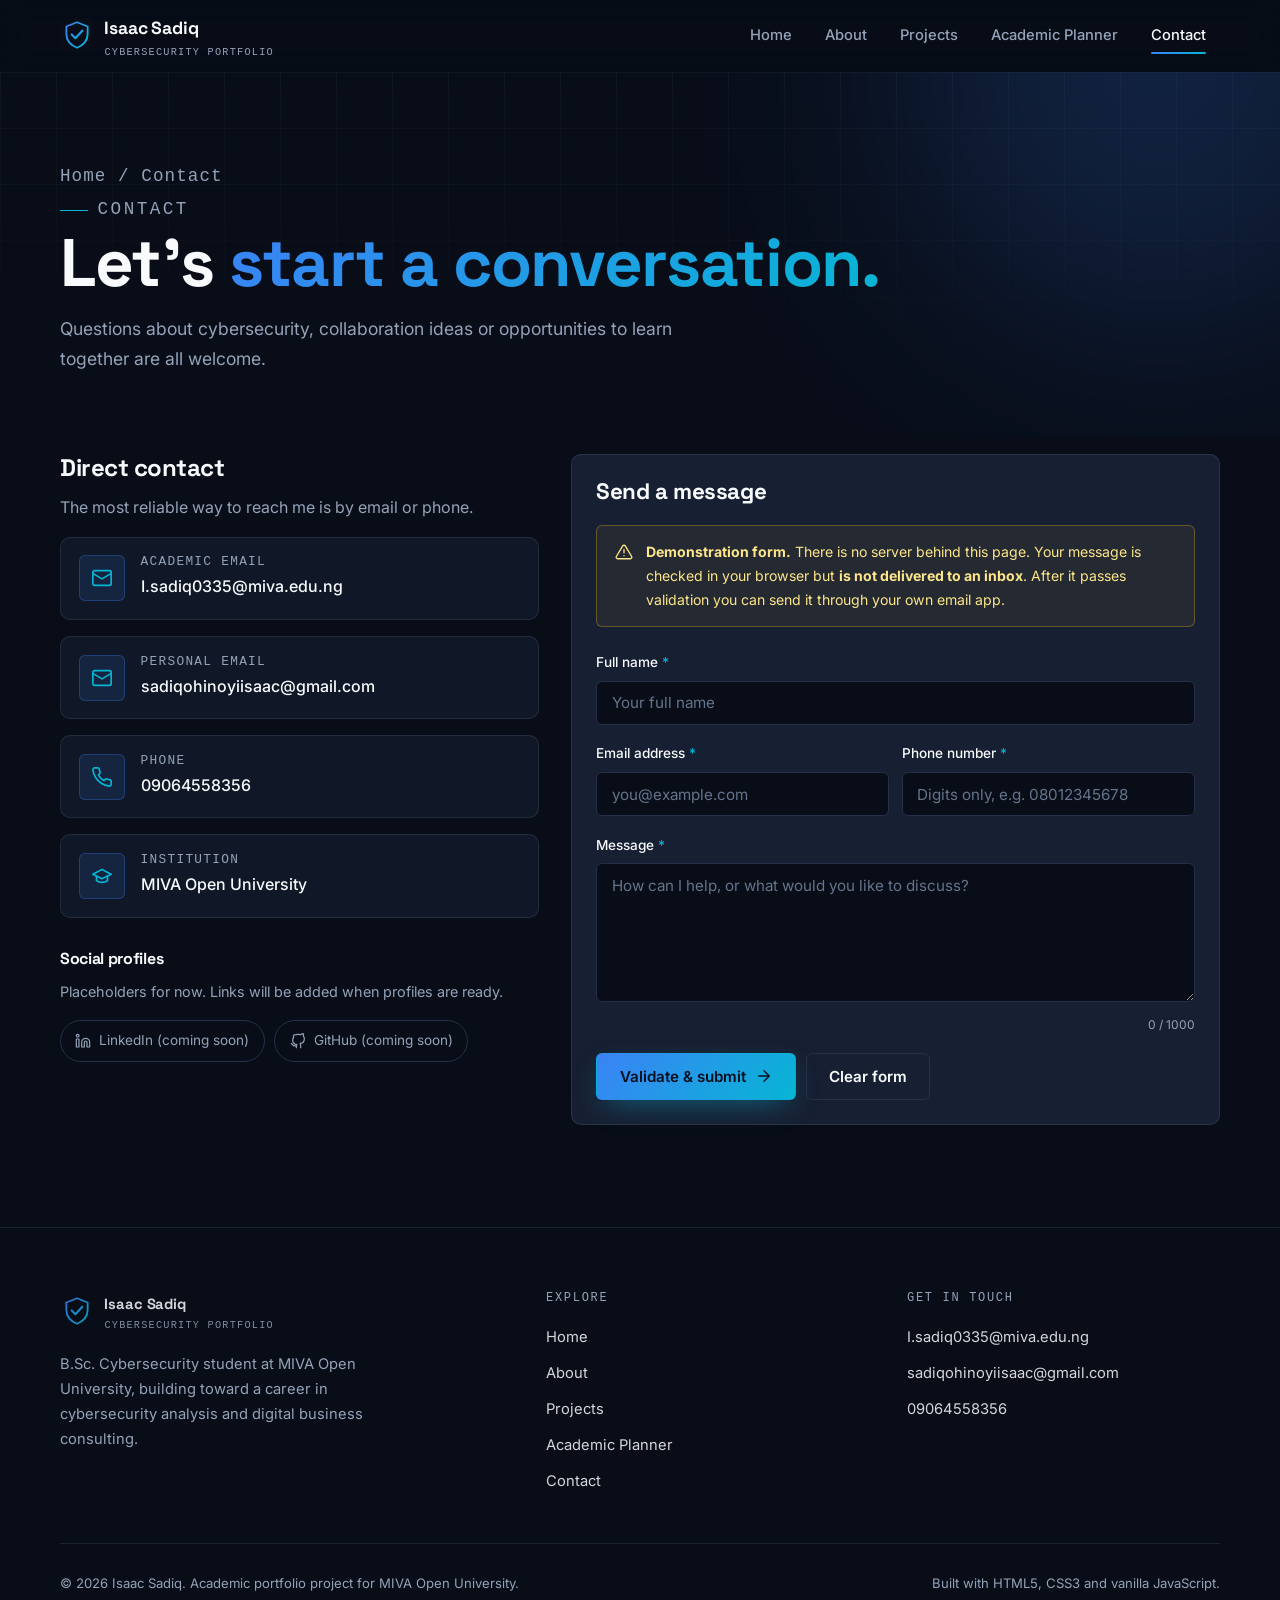
<file: contact.html>
<!DOCTYPE html>
<html lang="en">
<head>
<meta charset="utf-8">
<meta name="viewport" content="width=device-width, initial-scale=1">
<title>Contact Isaac Sadiq</title>
<meta name="description" content="Contact Isaac Sadiq by email or phone, or try the validated contact form.">
<meta name="author" content="Isaac Sadiq">
<meta name="theme-color" content="#080D18">
<meta property="og:type" content="website">
<meta property="og:title" content="Contact Isaac Sadiq">
<meta property="og:description" content="Contact Isaac Sadiq by email or phone, or try the validated contact form.">
<link rel="icon" type="image/svg+xml" href="assets/icons/favicon.svg">
<link rel="preconnect" href="https://fonts.googleapis.com">
<link rel="preconnect" href="https://fonts.gstatic.com" crossorigin>
<link href="https://fonts.googleapis.com/css2?family=Inter:wght@400;500;600;700&amp;family=Space+Grotesk:wght@500;600;700&amp;display=swap" rel="stylesheet">
<link rel="stylesheet" href="css/style.css">
<script>document.documentElement.classList.add("js");</script>
</head>
<body class="page-contact">
<a class="skip-link" href="#main">Skip to main content</a>
<div class="scroll-progress" aria-hidden="true"></div>
<header class="site-header">
  <nav class="nav" aria-label="Primary">
    <a class="brand" href="index.html" aria-label="Isaac Sadiq, home">
      <img class="brand__mark" src="assets/icons/favicon.svg" alt="" width="34" height="34">
      <span>Isaac Sadiq<small>Cybersecurity Portfolio</small></span>
    </a>
    <button class="nav__toggle" type="button" aria-expanded="false" aria-controls="nav-list" aria-label="Toggle navigation menu"><span></span></button>
    <ul class="nav__list" id="nav-list">
        <li><a class="nav__link" href="index.html">Home</a></li>
        <li><a class="nav__link" href="about.html">About</a></li>
        <li><a class="nav__link" href="projects.html">Projects</a></li>
        <li><a class="nav__link" href="planner.html">Academic Planner</a></li>
        <li><a class="nav__link" href="contact.html" aria-current="page">Contact</a></li>
    </ul>
  </nav>
</header>

<main id="main">
<section class="page-hero" aria-labelledby="page-title">
  <div class="container">
    <p class="breadcrumb"><a href="index.html">Home</a> / Contact</p>
    <p class="eyebrow">Contact</p>
    <h1 id="page-title">Let's <span class="text-grad">start a conversation.</span></h1>
    <p>Questions about cybersecurity, collaboration ideas or opportunities to learn together are all welcome.</p>
  </div>
</section>

<section class="section" style="padding-top:1rem" aria-label="Contact details and form">
  <div class="container contact-layout">

    <div class="reveal">
      <h2 style="font-size:1.5rem">Direct contact</h2>
      <p class="muted">The most reliable way to reach me is by email or phone.</p>
      <ul class="contact-list">
        <li class="contact-item">
          <div class="icon-box"><svg viewBox="0 0 24 24" fill="none" stroke="currentColor" stroke-width="1.8" stroke-linecap="round" stroke-linejoin="round" aria-hidden="true" focusable="false"><rect x="2" y="4" width="20" height="16" rx="2"/><path d="m22 7-10 6L2 7"/></svg></div>
          <div><h3>Academic email</h3><a href="mailto:I.sadiq0335@miva.edu.ng">I.sadiq0335@miva.edu.ng</a></div>
        </li>
        <li class="contact-item">
          <div class="icon-box"><svg viewBox="0 0 24 24" fill="none" stroke="currentColor" stroke-width="1.8" stroke-linecap="round" stroke-linejoin="round" aria-hidden="true" focusable="false"><rect x="2" y="4" width="20" height="16" rx="2"/><path d="m22 7-10 6L2 7"/></svg></div>
          <div><h3>Personal email</h3><a href="mailto:sadiqohinoyiisaac@gmail.com">sadiqohinoyiisaac@gmail.com</a></div>
        </li>
        <li class="contact-item">
          <div class="icon-box"><svg viewBox="0 0 24 24" fill="none" stroke="currentColor" stroke-width="1.8" stroke-linecap="round" stroke-linejoin="round" aria-hidden="true" focusable="false"><path d="M22 16.9v3a2 2 0 0 1-2.2 2 19.8 19.8 0 0 1-8.6-3.1 19.5 19.5 0 0 1-6-6A19.8 19.8 0 0 1 2.1 4.2 2 2 0 0 1 4.1 2h3a2 2 0 0 1 2 1.7c.1 1 .4 1.9.7 2.8a2 2 0 0 1-.5 2.1L8.1 9.9a16 16 0 0 0 6 6l1.3-1.3a2 2 0 0 1 2.1-.4c.9.3 1.8.6 2.8.7a2 2 0 0 1 1.7 2z"/></svg></div>
          <div><h3>Phone</h3><a href="tel:+2349064558356">09064558356</a></div>
        </li>
        <li class="contact-item">
          <div class="icon-box"><svg viewBox="0 0 24 24" fill="none" stroke="currentColor" stroke-width="1.8" stroke-linecap="round" stroke-linejoin="round" aria-hidden="true" focusable="false"><path d="M22 10 12 5 2 10l10 5 10-5z"/><path d="M6 12v5c3 2.5 9 2.5 12 0v-5"/></svg></div>
          <div><h3>Institution</h3><span class="value">MIVA Open University</span></div>
        </li>
      </ul>

      <h3 style="margin-top:2rem; font-size:1rem">Social profiles</h3>
      <p class="muted" style="font-size:.9rem">Placeholders for now. Links will be added when profiles are ready.</p>
      <div class="social-row">
        <span class="social-ph"><svg viewBox="0 0 24 24" fill="none" stroke="currentColor" stroke-width="1.8" stroke-linecap="round" stroke-linejoin="round" aria-hidden="true" focusable="false"><path d="M16 8a6 6 0 0 1 6 6v7h-4v-7a2 2 0 0 0-4 0v7h-4v-7a6 6 0 0 1 6-6zM2 9h4v12H2z"/><circle cx="4" cy="4" r="2"/></svg> LinkedIn (coming soon)</span>
        <span class="social-ph"><svg viewBox="0 0 24 24" fill="none" stroke="currentColor" stroke-width="1.8" stroke-linecap="round" stroke-linejoin="round" aria-hidden="true" focusable="false"><path d="M9 19c-5 1.5-5-2.5-7-3m14 6v-3.9a3.4 3.4 0 0 0-.9-2.6c3.1-.3 6.4-1.5 6.4-7a5.4 5.4 0 0 0-1.5-3.8 5 5 0 0 0-.1-3.7s-1.2-.3-3.9 1.5a13.4 13.4 0 0 0-7 0C6.8 2.8 5.6 3.1 5.6 3.1a5 5 0 0 0-.1 3.7A5.4 5.4 0 0 0 4 10.5c0 5.4 3.3 6.6 6.4 7a3.4 3.4 0 0 0-.9 2.6V22"/></svg> GitHub (coming soon)</span>
      </div>
    </div>

    <div class="panel reveal" style="--delay:120ms">
      <h2 id="form-title" style="font-size:1.4rem">Send a message</h2>

      <div class="notice" role="note" style="margin-bottom:1.5rem">
        <svg viewBox="0 0 24 24" fill="none" stroke="currentColor" stroke-width="1.8" stroke-linecap="round" stroke-linejoin="round" aria-hidden="true" focusable="false"><path d="M10.3 3.9 1.8 18a2 2 0 0 0 1.7 3h17a2 2 0 0 0 1.7-3L13.7 3.9a2 2 0 0 0-3.4 0zM12 9v4M12 17h.01"/></svg>
        <span><strong>Demonstration form.</strong> There is no server behind this page. Your message is checked in your browser but <strong>is not delivered to an inbox</strong>. After it passes validation you can send it through your own email app.</span>
      </div>

      <form id="contact-form" novalidate aria-labelledby="form-title">
        <div class="field" id="field-name">
          <label for="name">Full name <span class="req" aria-hidden="true">*</span></label>
          <input class="input" type="text" id="name" name="name" autocomplete="name" placeholder="Your full name" aria-describedby="name-error" required>
          <p class="field__error" id="name-error" role="alert"></p>
        </div>

        <div class="field-row">
          <div class="field" id="field-email">
            <label for="email">Email address <span class="req" aria-hidden="true">*</span></label>
            <input class="input" type="email" id="email" name="email" autocomplete="email" placeholder="you@example.com" aria-describedby="email-error" required>
            <p class="field__error" id="email-error" role="alert"></p>
          </div>
          <div class="field" id="field-phone">
            <label for="phone">Phone number <span class="req" aria-hidden="true">*</span></label>
            <input class="input" type="tel" id="phone" name="phone" inputmode="numeric" autocomplete="tel" placeholder="Digits only, e.g. 08012345678" aria-describedby="phone-error" required>
            <p class="field__error" id="phone-error" role="alert"></p>
          </div>
        </div>

        <div class="field" id="field-message">
          <label for="message">Message <span class="req" aria-hidden="true">*</span></label>
          <textarea class="textarea" id="message" name="message" rows="6" maxlength="1000" placeholder="How can I help, or what would you like to discuss?" aria-describedby="message-error message-count" required></textarea>
          <p class="field__error" id="message-error" role="alert"></p>
          <p class="char-count" id="message-count" aria-live="off">0 / 1000</p>
        </div>

        <div class="form-actions">
          <button class="btn btn--primary" type="submit">Validate &amp; submit <svg viewBox="0 0 24 24" fill="none" stroke="currentColor" stroke-width="1.8" stroke-linecap="round" stroke-linejoin="round" aria-hidden="true" focusable="false"><path d="M5 12h14M12 5l7 7-7 7"/></svg></button>
          <button class="btn btn--ghost" type="reset" id="form-reset">Clear form</button>
        </div>

        <div class="form-status" id="form-status" role="status" aria-live="polite" tabindex="-1"></div>
      </form>
    </div>
  </div>
</section>

</main>

<footer class="site-footer">
  <div class="container">
    <div class="footer-grid">
      <div class="footer-brand">
        <a class="brand" href="index.html" aria-label="Isaac Sadiq, home">
          <img class="brand__mark" src="assets/icons/favicon.svg" alt="" width="34" height="34">
          <span>Isaac Sadiq<small>Cybersecurity Portfolio</small></span>
        </a>
        <p>B.Sc. Cybersecurity student at MIVA Open University, building toward a career in cybersecurity analysis and digital business consulting.</p>
      </div>
      <nav aria-label="Footer">
        <h2>Explore</h2>
        <ul>
          <li><a href="index.html">Home</a></li>
          <li><a href="about.html">About</a></li>
          <li><a href="projects.html">Projects</a></li>
          <li><a href="planner.html">Academic Planner</a></li>
          <li><a href="contact.html">Contact</a></li>
        </ul>
      </nav>
      <div>
        <h2>Get in touch</h2>
        <ul>
          <li><a href="mailto:I.sadiq0335@miva.edu.ng">I.sadiq0335@miva.edu.ng</a></li>
          <li><a href="mailto:sadiqohinoyiisaac@gmail.com">sadiqohinoyiisaac@gmail.com</a></li>
          <li><a href="tel:+2349064558356">09064558356</a></li>
        </ul>
      </div>
    </div>
    <div class="footer-bottom">
      <span>&copy; <span data-year>2026</span> Isaac Sadiq. Academic portfolio project for MIVA Open University.</span>
      <span>Built with HTML5, CSS3 and vanilla JavaScript.</span>
    </div>
  </div>
</footer>

<div class="toast-region" id="toast-region" role="status" aria-live="polite"></div>
<button class="back-to-top" type="button" aria-label="Back to top"><svg viewBox="0 0 24 24" fill="none" stroke="currentColor" stroke-width="1.8" stroke-linecap="round" stroke-linejoin="round" aria-hidden="true" focusable="false"><path d="M12 19V5M5 12l7-7 7 7"/></svg></button>

<script src="js/main.js" defer></script>
<script src="js/contact.js" defer></script>
</body>
</html>
</file>
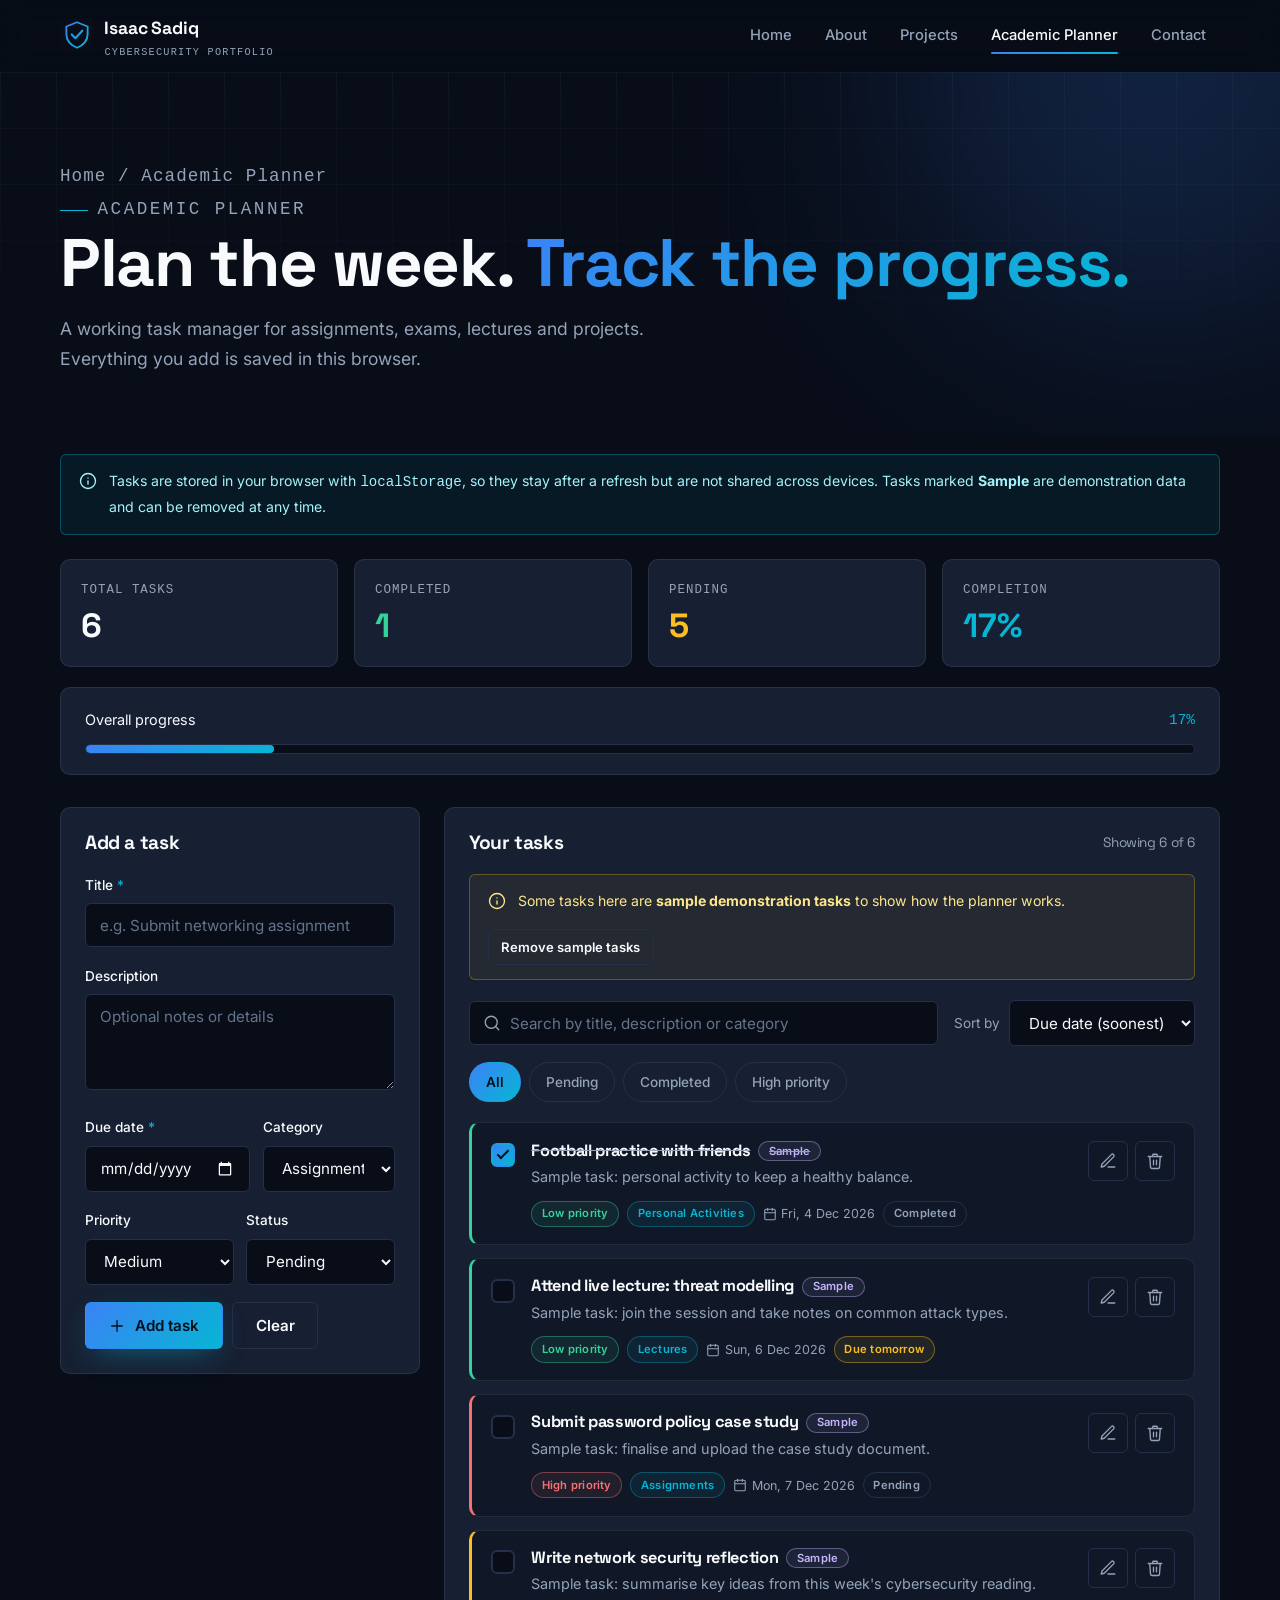
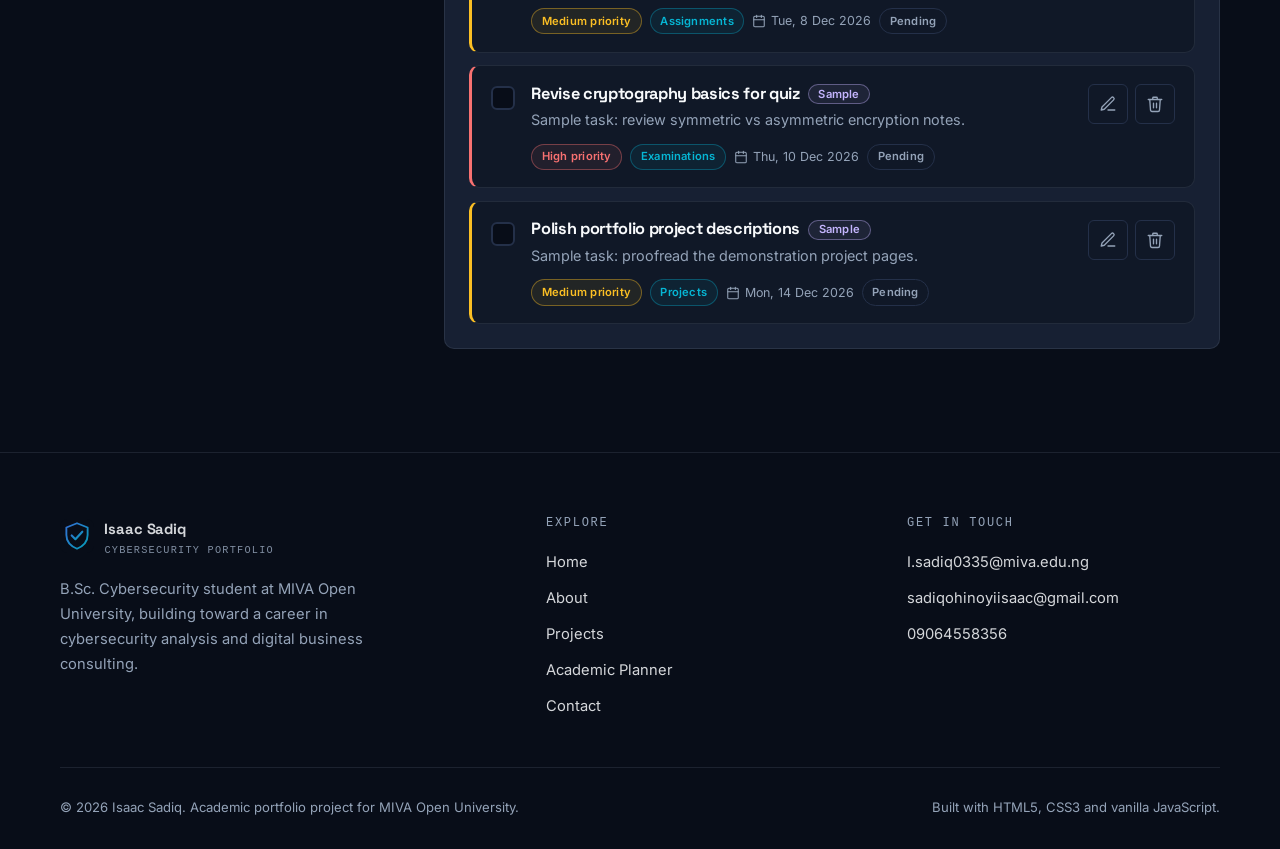
<file: planner.html>
<!DOCTYPE html>
<html lang="en">
<head>
<meta charset="utf-8">
<meta name="viewport" content="width=device-width, initial-scale=1">
<title>Academic Planner | Isaac Sadiq</title>
<meta name="description" content="A working academic planner: add, edit, filter, search and track tasks with progress statistics saved in your browser.">
<meta name="author" content="Isaac Sadiq">
<meta name="theme-color" content="#080D18">
<meta property="og:type" content="website">
<meta property="og:title" content="Academic Planner | Isaac Sadiq">
<meta property="og:description" content="A working academic planner: add, edit, filter, search and track tasks with progress statistics saved in your browser.">
<link rel="icon" type="image/svg+xml" href="assets/icons/favicon.svg">
<link rel="preconnect" href="https://fonts.googleapis.com">
<link rel="preconnect" href="https://fonts.gstatic.com" crossorigin>
<link href="https://fonts.googleapis.com/css2?family=Inter:wght@400;500;600;700&amp;family=Space+Grotesk:wght@500;600;700&amp;display=swap" rel="stylesheet">
<link rel="stylesheet" href="css/style.css">
<script>document.documentElement.classList.add("js");</script>
</head>
<body class="page-planner">
<a class="skip-link" href="#main">Skip to main content</a>
<div class="scroll-progress" aria-hidden="true"></div>
<header class="site-header">
  <nav class="nav" aria-label="Primary">
    <a class="brand" href="index.html" aria-label="Isaac Sadiq, home">
      <img class="brand__mark" src="assets/icons/favicon.svg" alt="" width="34" height="34">
      <span>Isaac Sadiq<small>Cybersecurity Portfolio</small></span>
    </a>
    <button class="nav__toggle" type="button" aria-expanded="false" aria-controls="nav-list" aria-label="Toggle navigation menu"><span></span></button>
    <ul class="nav__list" id="nav-list">
        <li><a class="nav__link" href="index.html">Home</a></li>
        <li><a class="nav__link" href="about.html">About</a></li>
        <li><a class="nav__link" href="projects.html">Projects</a></li>
        <li><a class="nav__link" href="planner.html" aria-current="page">Academic Planner</a></li>
        <li><a class="nav__link" href="contact.html">Contact</a></li>
    </ul>
  </nav>
</header>

<main id="main">
<section class="page-hero" aria-labelledby="page-title">
  <div class="container">
    <p class="breadcrumb"><a href="index.html">Home</a> / Academic Planner</p>
    <p class="eyebrow">Academic Planner</p>
    <h1 id="page-title">Plan the week. <span class="text-grad">Track the progress.</span></h1>
    <p>A working task manager for assignments, exams, lectures and projects. Everything you add is saved in this browser.</p>
  </div>
</section>

<section class="section" style="padding-top:1rem" aria-label="Academic planner application">
  <div class="container">

    <div class="notice notice--info" role="note" style="margin-bottom:1.5rem">
      <svg viewBox="0 0 24 24" fill="none" stroke="currentColor" stroke-width="1.8" stroke-linecap="round" stroke-linejoin="round" aria-hidden="true" focusable="false"><circle cx="12" cy="12" r="10"/><path d="M12 16v-4M12 8h.01"/></svg>
      <span>Tasks are stored in your browser with <code>localStorage</code>, so they stay after a refresh but are not shared across devices. Tasks marked <strong>Sample</strong> are demonstration data and can be removed at any time.</span>
    </div>

    <!-- Dashboard -->
    <div class="planner-stats" role="group" aria-label="Task statistics">
      <div class="planner-stat"><span>Total tasks</span><strong id="stat-total">0</strong></div>
      <div class="planner-stat planner-stat--ok"><span>Completed</span><strong id="stat-completed">0</strong></div>
      <div class="planner-stat planner-stat--warn"><span>Pending</span><strong id="stat-pending">0</strong></div>
      <div class="planner-stat planner-stat--accent"><span>Completion</span><strong id="stat-percent">0%</strong></div>
    </div>

    <div class="progress-panel">
      <div class="progress-panel__top"><span id="progress-label">Overall progress</span><span id="progress-text">0%</span></div>
      <div class="progress" role="progressbar" aria-labelledby="progress-label" aria-valuemin="0" aria-valuemax="100" aria-valuenow="0" id="progress-track">
        <div id="progress-bar"></div>
      </div>
    </div>

    <div class="planner-layout">

      <!-- Add / edit form -->
      <aside class="planner-form-panel" aria-label="Task form">
        <form class="panel" id="task-form" novalidate>
          <h2 id="form-title">Add a task</h2>
          <input type="hidden" id="task-id" value="">

          <div class="field" id="field-title">
            <label for="task-title">Title <span class="req" aria-hidden="true">*</span></label>
            <input class="input" type="text" id="task-title" name="title" maxlength="80" placeholder="e.g. Submit networking assignment" autocomplete="off" aria-describedby="task-title-error" required>
            <p class="field__error" id="task-title-error" role="alert"></p>
          </div>

          <div class="field">
            <label for="task-desc">Description</label>
            <textarea class="textarea" id="task-desc" name="description" maxlength="300" placeholder="Optional notes or details"></textarea>
          </div>

          <div class="field-row">
            <div class="field" id="field-due">
              <label for="task-due">Due date <span class="req" aria-hidden="true">*</span></label>
              <input class="input" type="date" id="task-due" name="due" aria-describedby="task-due-error" required>
              <p class="field__error" id="task-due-error" role="alert"></p>
            </div>
            <div class="field">
              <label for="task-category">Category</label>
              <select class="select" id="task-category" name="category">
                <option>Assignments</option>
                <option>Examinations</option>
                <option>Lectures</option>
                <option>Projects</option>
                <option>Personal Activities</option>
              </select>
            </div>
          </div>

          <div class="field-row">
            <div class="field">
              <label for="task-priority">Priority</label>
              <select class="select" id="task-priority" name="priority">
                <option value="low">Low</option>
                <option value="medium" selected>Medium</option>
                <option value="high">High</option>
              </select>
            </div>
            <div class="field">
              <label for="task-status">Status</label>
              <select class="select" id="task-status" name="status">
                <option value="pending" selected>Pending</option>
                <option value="completed">Completed</option>
              </select>
            </div>
          </div>

          <div class="form-actions">
            <button class="btn btn--primary" type="submit" id="task-submit"><svg viewBox="0 0 24 24" fill="none" stroke="currentColor" stroke-width="1.8" stroke-linecap="round" stroke-linejoin="round" aria-hidden="true" focusable="false"><path d="M12 5v14M5 12h14"/></svg> <span id="task-submit-label">Add task</span></button>
            <button class="btn btn--ghost" type="button" id="task-cancel" hidden>Cancel edit</button>
            <button class="btn btn--ghost" type="reset" id="task-reset">Clear</button>
          </div>
        </form>
      </aside>

      <!-- Task list -->
      <section class="panel" aria-labelledby="list-title">
        <h2 id="list-title">Your tasks <span class="muted" id="result-count" style="font-size:.85rem; font-weight:400"></span></h2>

        <div class="notice sample-banner" id="sample-banner" hidden>
          <span style="display:flex; gap:.8rem; align-items:flex-start"><svg viewBox="0 0 24 24" fill="none" stroke="currentColor" stroke-width="1.8" stroke-linecap="round" stroke-linejoin="round" aria-hidden="true" focusable="false"><circle cx="12" cy="12" r="10"/><path d="M12 16v-4M12 8h.01"/></svg><span>Some tasks here are <strong>sample demonstration tasks</strong> to show how the planner works.</span></span>
          <button class="btn btn--ghost btn--sm" type="button" id="remove-samples">Remove sample tasks</button>
        </div>

        <div class="toolbar">
          <div class="search-box">
            <svg viewBox="0 0 24 24" fill="none" stroke="currentColor" stroke-width="1.8" stroke-linecap="round" stroke-linejoin="round" aria-hidden="true" focusable="false"><circle cx="11" cy="11" r="8"/><path d="m21 21-4.3-4.3"/></svg>
            <label for="task-search" class="visually-hidden">Search tasks</label>
            <input class="input" type="search" id="task-search" placeholder="Search by title, description or category" autocomplete="off">
          </div>
          <div class="sort-box">
            <label for="task-sort">Sort by</label>
            <select class="select" id="task-sort">
              <option value="due-asc">Due date (soonest)</option>
              <option value="due-desc">Due date (latest)</option>
              <option value="priority">Priority (high first)</option>
              <option value="newest">Recently added</option>
            </select>
          </div>
        </div>

        <div class="filters" role="group" aria-label="Filter tasks">
          <button class="chip" type="button" data-filter="all" aria-pressed="true">All</button>
          <button class="chip" type="button" data-filter="pending" aria-pressed="false">Pending</button>
          <button class="chip" type="button" data-filter="completed" aria-pressed="false">Completed</button>
          <button class="chip" type="button" data-filter="high" aria-pressed="false">High priority</button>
        </div>

        <ul class="task-list" id="task-list" aria-live="polite"></ul>

        <div class="empty-state" id="empty-state" hidden>
          <svg viewBox="0 0 24 24" fill="none" stroke="currentColor" stroke-width="1.8" stroke-linecap="round" stroke-linejoin="round" aria-hidden="true" focusable="false"><path d="M16 4h2a2 2 0 0 1 2 2v14a2 2 0 0 1-2 2H6a2 2 0 0 1-2-2V6a2 2 0 0 1 2-2h2"/><rect x="8" y="2" width="8" height="4" rx="1"/></svg>
          <h3 id="empty-title">No tasks yet</h3>
          <p id="empty-text">Add your first task using the form to start planning.</p>
          <div class="flex" style="justify-content:center; margin-top:1.25rem">
            <button class="btn btn--ghost btn--sm" type="button" id="load-samples">Load sample tasks</button>
          </div>
        </div>
      </section>
    </div>
  </div>
</section>

<dialog class="modal" id="confirm-dialog" aria-labelledby="confirm-title" style="width:min(92vw,440px)">
  <div class="modal__head"><h2 id="confirm-title">Delete this task?</h2></div>
  <div class="modal__body">
    <p class="muted" id="confirm-text">This cannot be undone.</p>
    <div class="form-actions">
      <button class="btn btn--ghost" type="button" id="confirm-cancel">Cancel</button>
      <button class="btn btn--danger" type="button" id="confirm-ok"><svg viewBox="0 0 24 24" fill="none" stroke="currentColor" stroke-width="1.8" stroke-linecap="round" stroke-linejoin="round" aria-hidden="true" focusable="false"><path d="M3 6h18M19 6l-1 14a2 2 0 0 1-2 2H8a2 2 0 0 1-2-2L5 6M10 11v6M14 11v6M9 6V4a1 1 0 0 1 1-1h4a1 1 0 0 1 1 1v2"/></svg> Delete task</button>
    </div>
  </div>
</dialog>

</main>

<footer class="site-footer">
  <div class="container">
    <div class="footer-grid">
      <div class="footer-brand">
        <a class="brand" href="index.html" aria-label="Isaac Sadiq, home">
          <img class="brand__mark" src="assets/icons/favicon.svg" alt="" width="34" height="34">
          <span>Isaac Sadiq<small>Cybersecurity Portfolio</small></span>
        </a>
        <p>B.Sc. Cybersecurity student at MIVA Open University, building toward a career in cybersecurity analysis and digital business consulting.</p>
      </div>
      <nav aria-label="Footer">
        <h2>Explore</h2>
        <ul>
          <li><a href="index.html">Home</a></li>
          <li><a href="about.html">About</a></li>
          <li><a href="projects.html">Projects</a></li>
          <li><a href="planner.html">Academic Planner</a></li>
          <li><a href="contact.html">Contact</a></li>
        </ul>
      </nav>
      <div>
        <h2>Get in touch</h2>
        <ul>
          <li><a href="mailto:I.sadiq0335@miva.edu.ng">I.sadiq0335@miva.edu.ng</a></li>
          <li><a href="mailto:sadiqohinoyiisaac@gmail.com">sadiqohinoyiisaac@gmail.com</a></li>
          <li><a href="tel:+2349064558356">09064558356</a></li>
        </ul>
      </div>
    </div>
    <div class="footer-bottom">
      <span>&copy; <span data-year>2026</span> Isaac Sadiq. Academic portfolio project for MIVA Open University.</span>
      <span>Built with HTML5, CSS3 and vanilla JavaScript.</span>
    </div>
  </div>
</footer>

<div class="toast-region" id="toast-region" role="status" aria-live="polite"></div>
<button class="back-to-top" type="button" aria-label="Back to top"><svg viewBox="0 0 24 24" fill="none" stroke="currentColor" stroke-width="1.8" stroke-linecap="round" stroke-linejoin="round" aria-hidden="true" focusable="false"><path d="M12 19V5M5 12l7-7 7 7"/></svg></button>

<script src="js/main.js" defer></script>
<script src="js/planner.js" defer></script>
</body>
</html>
</file>
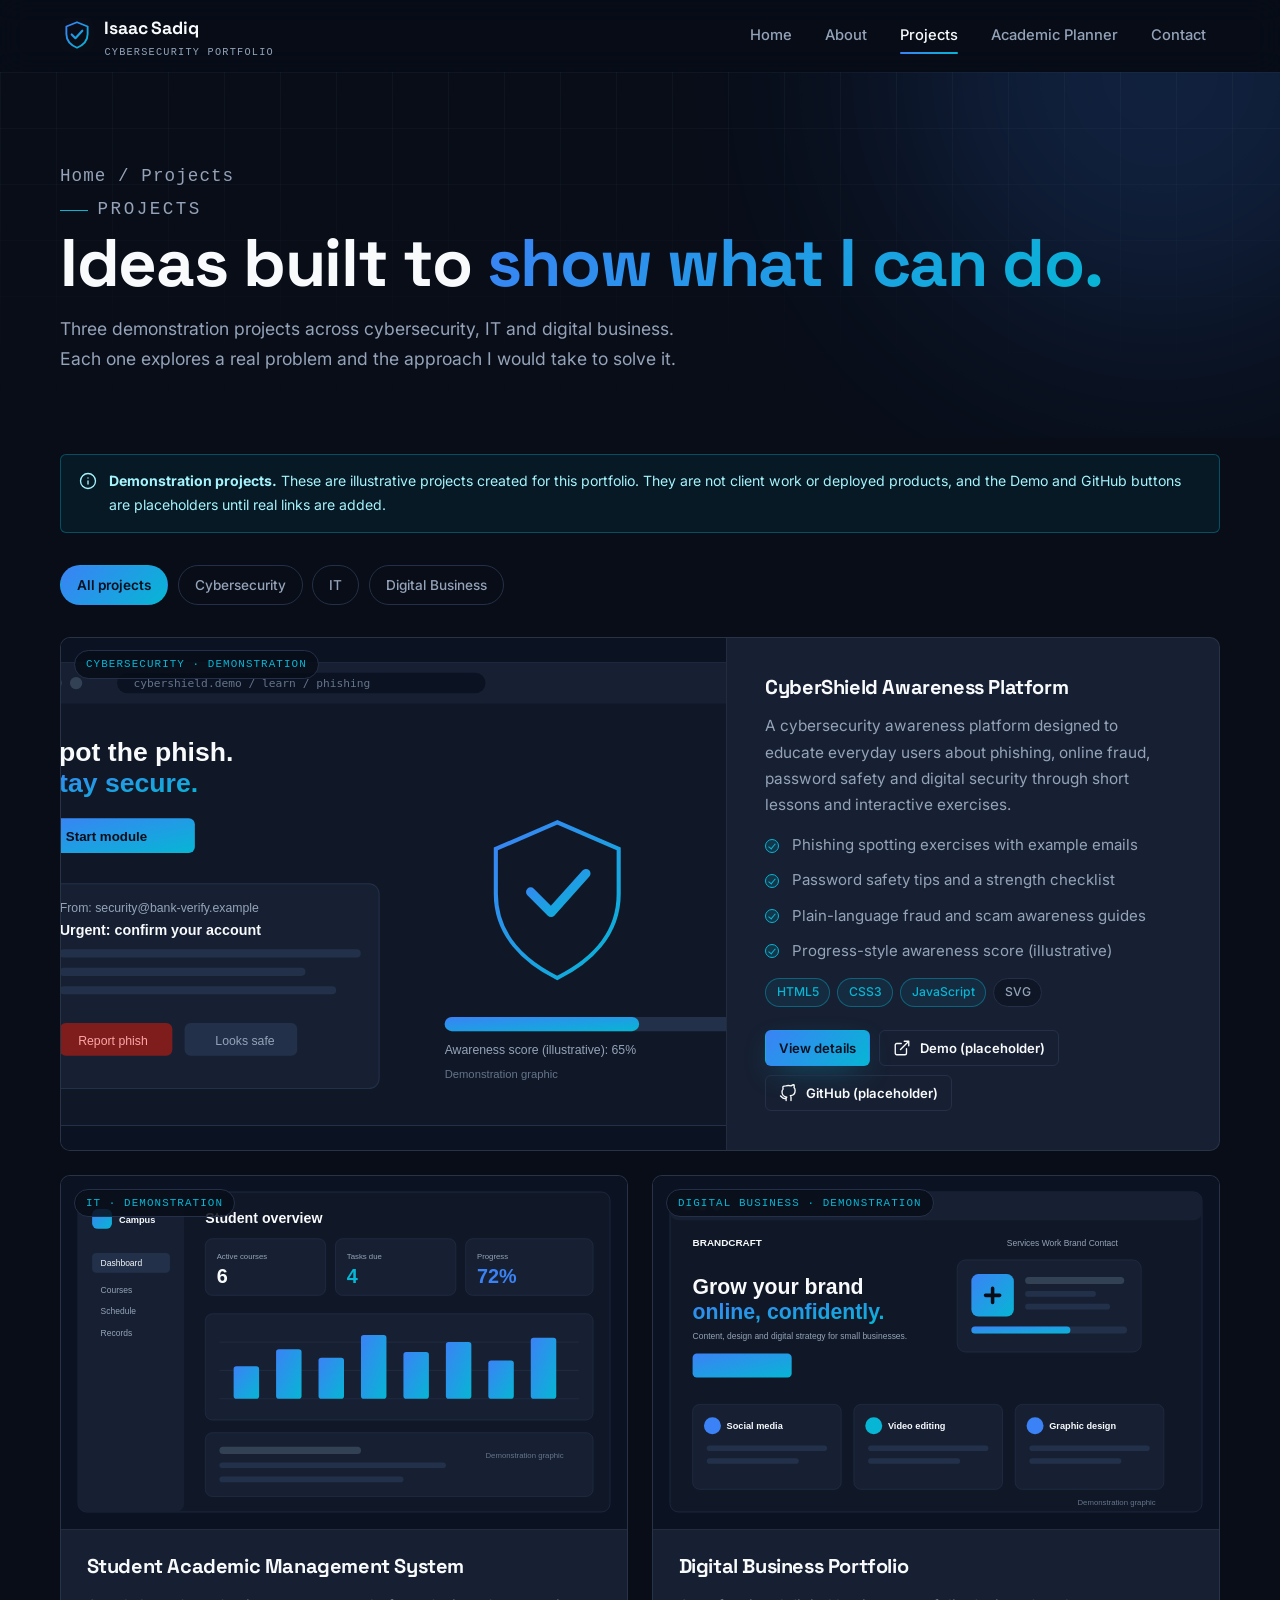
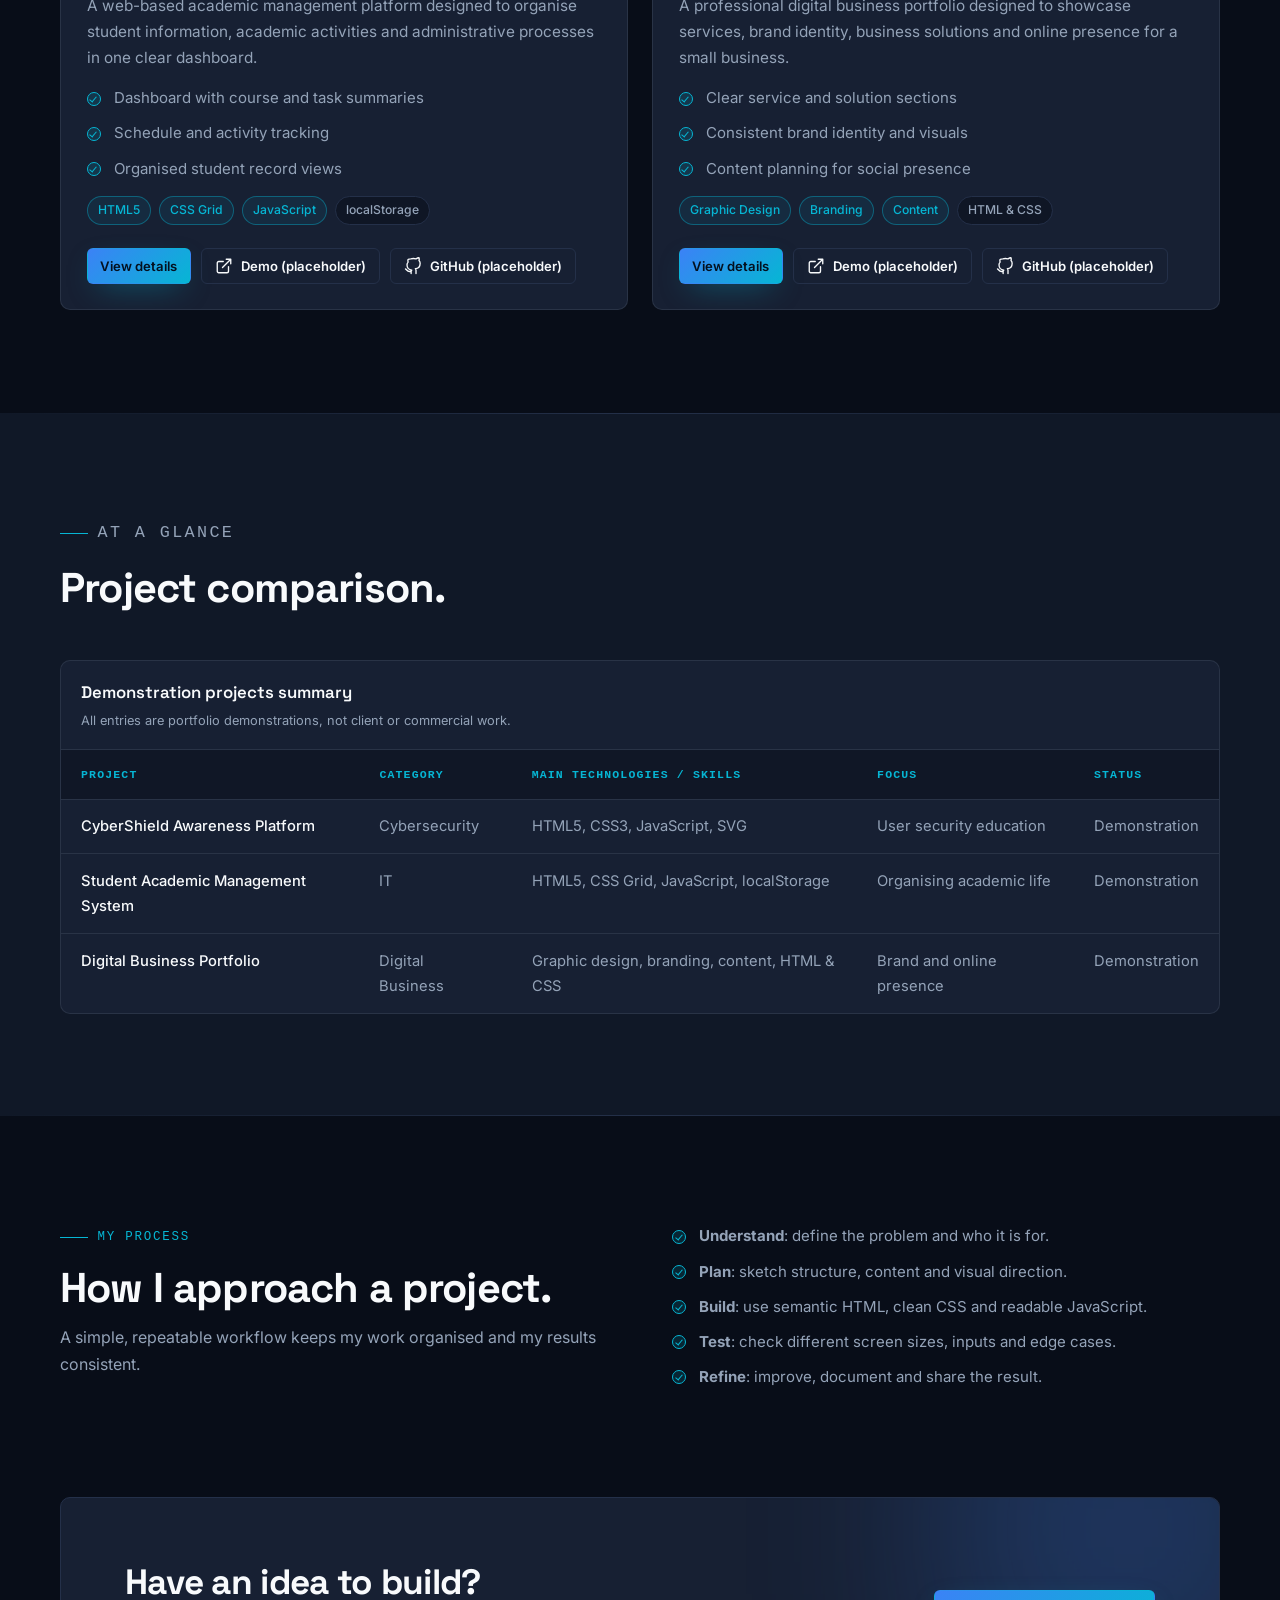
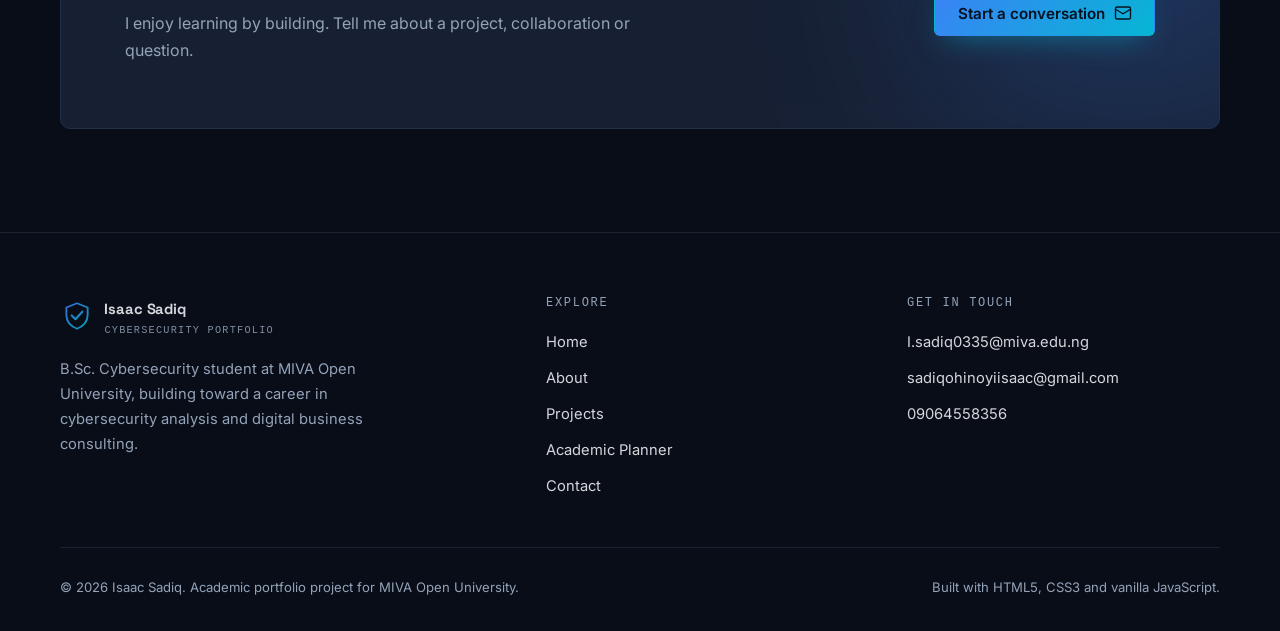
<file: projects.html>
<!DOCTYPE html>
<html lang="en">
<head>
<meta charset="utf-8">
<meta name="viewport" content="width=device-width, initial-scale=1">
<title>Projects | Isaac Sadiq</title>
<meta name="description" content="Demonstration projects by Isaac Sadiq covering cybersecurity awareness, academic management and digital business.">
<meta name="author" content="Isaac Sadiq">
<meta name="theme-color" content="#080D18">
<meta property="og:type" content="website">
<meta property="og:title" content="Projects | Isaac Sadiq">
<meta property="og:description" content="Demonstration projects by Isaac Sadiq covering cybersecurity awareness, academic management and digital business.">
<link rel="icon" type="image/svg+xml" href="assets/icons/favicon.svg">
<link rel="preconnect" href="https://fonts.googleapis.com">
<link rel="preconnect" href="https://fonts.gstatic.com" crossorigin>
<link href="https://fonts.googleapis.com/css2?family=Inter:wght@400;500;600;700&amp;family=Space+Grotesk:wght@500;600;700&amp;display=swap" rel="stylesheet">
<link rel="stylesheet" href="css/style.css">
<script>document.documentElement.classList.add("js");</script>
</head>
<body class="page-projects">
<a class="skip-link" href="#main">Skip to main content</a>
<div class="scroll-progress" aria-hidden="true"></div>
<header class="site-header">
  <nav class="nav" aria-label="Primary">
    <a class="brand" href="index.html" aria-label="Isaac Sadiq, home">
      <img class="brand__mark" src="assets/icons/favicon.svg" alt="" width="34" height="34">
      <span>Isaac Sadiq<small>Cybersecurity Portfolio</small></span>
    </a>
    <button class="nav__toggle" type="button" aria-expanded="false" aria-controls="nav-list" aria-label="Toggle navigation menu"><span></span></button>
    <ul class="nav__list" id="nav-list">
        <li><a class="nav__link" href="index.html">Home</a></li>
        <li><a class="nav__link" href="about.html">About</a></li>
        <li><a class="nav__link" href="projects.html" aria-current="page">Projects</a></li>
        <li><a class="nav__link" href="planner.html">Academic Planner</a></li>
        <li><a class="nav__link" href="contact.html">Contact</a></li>
    </ul>
  </nav>
</header>

<main id="main">
<section class="page-hero" aria-labelledby="page-title">
  <div class="container">
    <p class="breadcrumb"><a href="index.html">Home</a> / Projects</p>
    <p class="eyebrow">Projects</p>
    <h1 id="page-title">Ideas built to <span class="text-grad">show what I can do.</span></h1>
    <p>Three demonstration projects across cybersecurity, IT and digital business. Each one explores a real problem and the approach I would take to solve it.</p>
  </div>
</section>

<section class="section" style="padding-top:1rem" aria-labelledby="gallery-title">
  <div class="container">
    <h2 id="gallery-title" class="visually-hidden">Project gallery</h2>

    <div class="notice notice--info reveal" role="note" style="margin-bottom:2rem">
      <svg viewBox="0 0 24 24" fill="none" stroke="currentColor" stroke-width="1.8" stroke-linecap="round" stroke-linejoin="round" aria-hidden="true" focusable="false"><circle cx="12" cy="12" r="10"/><path d="M12 16v-4M12 8h.01"/></svg>
      <span><strong>Demonstration projects.</strong> These are illustrative projects created for this portfolio. They are not client work or deployed products, and the Demo and GitHub buttons are placeholders until real links are added.</span>
    </div>

    <div class="filter-bar" role="group" aria-label="Filter projects by category">
      <button class="chip" type="button" data-project-filter="all" aria-pressed="true">All projects</button>
      <button class="chip" type="button" data-project-filter="cybersecurity" aria-pressed="false">Cybersecurity</button>
      <button class="chip" type="button" data-project-filter="it" aria-pressed="false">IT</button>
      <button class="chip" type="button" data-project-filter="business" aria-pressed="false">Digital Business</button>
    </div>
    <p class="visually-hidden" id="filter-status" role="status" aria-live="polite"></p>

    <div class="grid" id="project-grid">

      <!-- Project 1 (featured) -->
      <article class="card project-card featured-project reveal" data-category="cybersecurity" data-title="CyberShield Awareness Platform">
        <div class="project-card__media">
          <img src="assets/images/project-cybershield.svg" alt="Preview of the CyberShield Awareness Platform with a phishing email exercise and awareness score" width="800" height="500" loading="lazy">
          <span class="project-card__badge">Cybersecurity &middot; Demonstration</span>
        </div>
        <div class="project-card__body">
          <h3>CyberShield Awareness Platform</h3>
          <p>A cybersecurity awareness platform designed to educate everyday users about phishing, online fraud, password safety and digital security through short lessons and interactive exercises.</p>
          <ul class="check-list">
            <li>Phishing spotting exercises with example emails</li>
            <li>Password safety tips and a strength checklist</li>
            <li>Plain-language fraud and scam awareness guides</li>
            <li>Progress-style awareness score (illustrative)</li>
          </ul>
          <ul class="tag-list" aria-label="Technologies used"><li class="tag tag--accent">HTML5</li><li class="tag tag--accent">CSS3</li><li class="tag tag--accent">JavaScript</li><li class="tag">SVG</li></ul>
          <div class="project-card__actions">
            <button class="btn btn--primary btn--sm" type="button" data-open-detail>View details</button>
            <button class="btn btn--ghost btn--sm" type="button" data-demo><svg viewBox="0 0 24 24" fill="none" stroke="currentColor" stroke-width="1.8" stroke-linecap="round" stroke-linejoin="round" aria-hidden="true" focusable="false"><path d="M18 13v6a2 2 0 0 1-2 2H5a2 2 0 0 1-2-2V8a2 2 0 0 1 2-2h6M15 3h6v6M10 14 21 3"/></svg> Demo (placeholder)</button>
            <button class="btn btn--ghost btn--sm" type="button" data-repo=""><svg viewBox="0 0 24 24" fill="none" stroke="currentColor" stroke-width="1.8" stroke-linecap="round" stroke-linejoin="round" aria-hidden="true" focusable="false"><path d="M9 19c-5 1.5-5-2.5-7-3m14 6v-3.9a3.4 3.4 0 0 0-.9-2.6c3.1-.3 6.4-1.5 6.4-7a5.4 5.4 0 0 0-1.5-3.8 5 5 0 0 0-.1-3.7s-1.2-.3-3.9 1.5a13.4 13.4 0 0 0-7 0C6.8 2.8 5.6 3.1 5.6 3.1a5 5 0 0 0-.1 3.7A5.4 5.4 0 0 0 4 10.5c0 5.4 3.3 6.6 6.4 7a3.4 3.4 0 0 0-.9 2.6V22"/></svg> GitHub (placeholder)</button>
          </div>
        </div>
        <div class="project-detail" hidden>
          <img src="assets/images/project-cybershield.svg" alt="Preview of the CyberShield Awareness Platform" width="800" height="500">
          <p class="notice" style="margin-bottom:1rem"><svg viewBox="0 0 24 24" fill="none" stroke="currentColor" stroke-width="1.8" stroke-linecap="round" stroke-linejoin="round" aria-hidden="true" focusable="false"><path d="M10.3 3.9 1.8 18a2 2 0 0 0 1.7 3h17a2 2 0 0 0 1.7-3L13.7 3.9a2 2 0 0 0-3.4 0zM12 9v4M12 17h.01"/></svg><span>Illustrative demonstration project, not a deployed product.</span></p>
          <h3>Overview</h3>
          <p class="muted">Many people fall for scams not because they are careless, but because nobody showed them what a scam looks like. CyberShield is a concept for a friendly learning space that turns phishing, fraud and password safety into short, practical lessons.</p>
          <h3>Planned features</h3>
          <ul class="check-list">
            <li>Interactive "spot the phish" exercises using fictional emails</li>
            <li>Password safety guide with a simple strength checklist</li>
            <li>Online fraud and social engineering awareness cards</li>
            <li>Quick quizzes that reinforce each lesson</li>
            <li>Illustrative awareness score to motivate learners</li>
          </ul>
          <h3>Technologies</h3>
          <ul class="tag-list"><li class="tag tag--accent">HTML5</li><li class="tag tag--accent">CSS3</li><li class="tag tag--accent">JavaScript</li><li class="tag">SVG graphics</li><li class="tag">localStorage</li></ul>
          <h3>What it demonstrates</h3>
          <p class="muted">Applying cybersecurity fundamentals to user education, plus interface design, interactivity and clear writing.</p>
        </div>
      </article>

      <div class="grid grid-2" style="grid-column:1/-1">
        <!-- Project 2 -->
        <article class="card project-card reveal" data-category="it" data-title="Student Academic Management System">
          <div class="project-card__media">
            <img src="assets/images/project-academic.svg" alt="Preview of the Student Academic Management System dashboard with statistics and a chart" width="800" height="500" loading="lazy">
            <span class="project-card__badge">IT &middot; Demonstration</span>
          </div>
          <div class="project-card__body">
            <h3>Student Academic Management System</h3>
            <p>A web-based academic management platform designed to organise student information, academic activities and administrative processes in one clear dashboard.</p>
            <ul class="check-list">
              <li>Dashboard with course and task summaries</li>
              <li>Schedule and activity tracking</li>
              <li>Organised student record views</li>
            </ul>
            <ul class="tag-list" aria-label="Technologies used"><li class="tag tag--accent">HTML5</li><li class="tag tag--accent">CSS Grid</li><li class="tag tag--accent">JavaScript</li><li class="tag">localStorage</li></ul>
            <div class="project-card__actions">
              <button class="btn btn--primary btn--sm" type="button" data-open-detail>View details</button>
              <button class="btn btn--ghost btn--sm" type="button" data-demo><svg viewBox="0 0 24 24" fill="none" stroke="currentColor" stroke-width="1.8" stroke-linecap="round" stroke-linejoin="round" aria-hidden="true" focusable="false"><path d="M18 13v6a2 2 0 0 1-2 2H5a2 2 0 0 1-2-2V8a2 2 0 0 1 2-2h6M15 3h6v6M10 14 21 3"/></svg> Demo (placeholder)</button>
              <button class="btn btn--ghost btn--sm" type="button" data-repo=""><svg viewBox="0 0 24 24" fill="none" stroke="currentColor" stroke-width="1.8" stroke-linecap="round" stroke-linejoin="round" aria-hidden="true" focusable="false"><path d="M9 19c-5 1.5-5-2.5-7-3m14 6v-3.9a3.4 3.4 0 0 0-.9-2.6c3.1-.3 6.4-1.5 6.4-7a5.4 5.4 0 0 0-1.5-3.8 5 5 0 0 0-.1-3.7s-1.2-.3-3.9 1.5a13.4 13.4 0 0 0-7 0C6.8 2.8 5.6 3.1 5.6 3.1a5 5 0 0 0-.1 3.7A5.4 5.4 0 0 0 4 10.5c0 5.4 3.3 6.6 6.4 7a3.4 3.4 0 0 0-.9 2.6V22"/></svg> GitHub (placeholder)</button>
            </div>
          </div>
          <div class="project-detail" hidden>
            <img src="assets/images/project-academic.svg" alt="Preview of the Student Academic Management System" width="800" height="500">
            <p class="notice" style="margin-bottom:1rem"><svg viewBox="0 0 24 24" fill="none" stroke="currentColor" stroke-width="1.8" stroke-linecap="round" stroke-linejoin="round" aria-hidden="true" focusable="false"><path d="M10.3 3.9 1.8 18a2 2 0 0 0 1.7 3h17a2 2 0 0 0 1.7-3L13.7 3.9a2 2 0 0 0-3.4 0zM12 9v4M12 17h.01"/></svg><span>Illustrative demonstration project, not a deployed product.</span></p>
            <h3>Overview</h3>
            <p class="muted">Students juggle lectures, assignments, exams and administration across scattered notes and messages. This concept brings everything into one organised system that makes the academic week easier to see and manage.</p>
            <h3>Planned features</h3>
            <ul class="check-list">
              <li>Overview dashboard with active courses, due tasks and progress</li>
              <li>Task and activity tracking by category and priority</li>
              <li>Schedule view for lectures and deadlines</li>
              <li>Structured student information records</li>
              <li>Data kept in the browser for a no-backend demo</li>
            </ul>
            <h3>Technologies</h3>
            <ul class="tag-list"><li class="tag tag--accent">HTML5</li><li class="tag tag--accent">CSS Grid &amp; Flexbox</li><li class="tag tag--accent">JavaScript</li><li class="tag">localStorage</li></ul>
            <h3>Try a working piece</h3>
            <p class="muted">The task-tracking part of this idea is working on the <a href="planner.html">Academic Planner</a> page.</p>
          </div>
        </article>

        <!-- Project 3 -->
        <article class="card project-card reveal" data-category="business" data-title="Digital Business Portfolio" style="--delay:100ms">
          <div class="project-card__media">
            <img src="assets/images/project-business.svg" alt="Preview of the Digital Business Portfolio website showing services and brand sections" width="800" height="500" loading="lazy">
            <span class="project-card__badge">Digital Business &middot; Demonstration</span>
          </div>
          <div class="project-card__body">
            <h3>Digital Business Portfolio</h3>
            <p>A professional digital business portfolio designed to showcase services, brand identity, business solutions and online presence for a small business.</p>
            <ul class="check-list">
              <li>Clear service and solution sections</li>
              <li>Consistent brand identity and visuals</li>
              <li>Content planning for social presence</li>
            </ul>
            <ul class="tag-list" aria-label="Technologies and skills"><li class="tag tag--accent">Graphic Design</li><li class="tag tag--accent">Branding</li><li class="tag tag--accent">Content</li><li class="tag">HTML &amp; CSS</li></ul>
            <div class="project-card__actions">
              <button class="btn btn--primary btn--sm" type="button" data-open-detail>View details</button>
              <button class="btn btn--ghost btn--sm" type="button" data-demo><svg viewBox="0 0 24 24" fill="none" stroke="currentColor" stroke-width="1.8" stroke-linecap="round" stroke-linejoin="round" aria-hidden="true" focusable="false"><path d="M18 13v6a2 2 0 0 1-2 2H5a2 2 0 0 1-2-2V8a2 2 0 0 1 2-2h6M15 3h6v6M10 14 21 3"/></svg> Demo (placeholder)</button>
              <button class="btn btn--ghost btn--sm" type="button" data-repo=""><svg viewBox="0 0 24 24" fill="none" stroke="currentColor" stroke-width="1.8" stroke-linecap="round" stroke-linejoin="round" aria-hidden="true" focusable="false"><path d="M9 19c-5 1.5-5-2.5-7-3m14 6v-3.9a3.4 3.4 0 0 0-.9-2.6c3.1-.3 6.4-1.5 6.4-7a5.4 5.4 0 0 0-1.5-3.8 5 5 0 0 0-.1-3.7s-1.2-.3-3.9 1.5a13.4 13.4 0 0 0-7 0C6.8 2.8 5.6 3.1 5.6 3.1a5 5 0 0 0-.1 3.7A5.4 5.4 0 0 0 4 10.5c0 5.4 3.3 6.6 6.4 7a3.4 3.4 0 0 0-.9 2.6V22"/></svg> GitHub (placeholder)</button>
            </div>
          </div>
          <div class="project-detail" hidden>
            <img src="assets/images/project-business.svg" alt="Preview of the Digital Business Portfolio" width="800" height="500">
            <p class="notice" style="margin-bottom:1rem"><svg viewBox="0 0 24 24" fill="none" stroke="currentColor" stroke-width="1.8" stroke-linecap="round" stroke-linejoin="round" aria-hidden="true" focusable="false"><path d="M10.3 3.9 1.8 18a2 2 0 0 0 1.7 3h17a2 2 0 0 0 1.7-3L13.7 3.9a2 2 0 0 0-3.4 0zM12 9v4M12 17h.01"/></svg><span>Illustrative demonstration project, not a real client engagement.</span></p>
            <h3>Overview</h3>
            <p class="muted">Small businesses often have good services but an unclear online presence. This concept shows how design, content and simple web technology can present a business professionally and consistently.</p>
            <h3>Planned features</h3>
            <ul class="check-list">
              <li>Services and solutions presented in clear, scannable sections</li>
              <li>Brand identity: colour, type and logo direction</li>
              <li>Social media content plan and sample post designs</li>
              <li>Short promotional video concept</li>
              <li>Contact and enquiry call-to-action</li>
            </ul>
            <h3>Skills used</h3>
            <ul class="tag-list"><li class="tag tag--accent">Graphic Design</li><li class="tag tag--accent">Content Creation</li><li class="tag tag--accent">Social Media</li><li class="tag">HTML &amp; CSS</li></ul>
            <h3>What it demonstrates</h3>
            <p class="muted">The creative and digital business side of my profile, and how it supports my consulting aspirations.</p>
          </div>
        </article>
      </div>
    </div>
    <p class="muted" id="no-projects" hidden style="text-align:center; margin-top:2rem">No projects in this category yet.</p>
  </div>
</section>

<section class="section section--alt" aria-labelledby="compare-title">
  <div class="container">
    <div class="section-head reveal">
      <p class="eyebrow">At a glance</p>
      <h2 id="compare-title">Project comparison.</h2>
    </div>
    <div class="table-wrap reveal">
      <table class="data">
        <caption>Demonstration projects summary<small>All entries are portfolio demonstrations, not client or commercial work.</small></caption>
        <thead>
          <tr><th scope="col">Project</th><th scope="col">Category</th><th scope="col">Main technologies / skills</th><th scope="col">Focus</th><th scope="col">Status</th></tr>
        </thead>
        <tbody>
          <tr><th scope="row">CyberShield Awareness Platform</th><td>Cybersecurity</td><td>HTML5, CSS3, JavaScript, SVG</td><td>User security education</td><td>Demonstration</td></tr>
          <tr><th scope="row">Student Academic Management System</th><td>IT</td><td>HTML5, CSS Grid, JavaScript, localStorage</td><td>Organising academic life</td><td>Demonstration</td></tr>
          <tr><th scope="row">Digital Business Portfolio</th><td>Digital Business</td><td>Graphic design, branding, content, HTML &amp; CSS</td><td>Brand and online presence</td><td>Demonstration</td></tr>
        </tbody>
      </table>
    </div>
  </div>
</section>

<section class="section" aria-labelledby="process-title">
  <div class="container split">
    <div class="reveal">
      <p class="eyebrow">My process</p>
      <h2 id="process-title">How I approach a project.</h2>
      <p class="muted">A simple, repeatable workflow keeps my work organised and my results consistent.</p>
    </div>
    <ol class="check-list reveal" style="--delay:120ms; list-style:none">
      <li><strong>Understand</strong>: define the problem and who it is for.</li>
      <li><strong>Plan</strong>: sketch structure, content and visual direction.</li>
      <li><strong>Build</strong>: use semantic HTML, clean CSS and readable JavaScript.</li>
      <li><strong>Test</strong>: check different screen sizes, inputs and edge cases.</li>
      <li><strong>Refine</strong>: improve, document and share the result.</li>
    </ol>
  </div>
</section>

<section class="section" style="padding-top:0">
  <div class="container">
    <div class="cta-band reveal">
      <div>
        <h2>Have an idea to build?</h2>
        <p>I enjoy learning by building. Tell me about a project, collaboration or question.</p>
      </div>
      <a class="btn btn--primary" href="contact.html">Start a conversation <svg viewBox="0 0 24 24" fill="none" stroke="currentColor" stroke-width="1.8" stroke-linecap="round" stroke-linejoin="round" aria-hidden="true" focusable="false"><rect x="2" y="4" width="20" height="16" rx="2"/><path d="m22 7-10 6L2 7"/></svg></a>
    </div>
  </div>
</section>

<dialog class="modal" id="project-dialog" aria-labelledby="dialog-title">
  <div class="modal__head">
    <h2 id="dialog-title">Project details</h2>
    <button class="icon-btn" type="button" data-close aria-label="Close project details"><svg viewBox="0 0 24 24" fill="none" stroke="currentColor" stroke-width="1.8" stroke-linecap="round" stroke-linejoin="round" aria-hidden="true" focusable="false"><path d="M18 6 6 18M6 6l12 12"/></svg></button>
  </div>
  <div class="modal__body" id="dialog-body"></div>
</dialog>

</main>

<footer class="site-footer">
  <div class="container">
    <div class="footer-grid">
      <div class="footer-brand">
        <a class="brand" href="index.html" aria-label="Isaac Sadiq, home">
          <img class="brand__mark" src="assets/icons/favicon.svg" alt="" width="34" height="34">
          <span>Isaac Sadiq<small>Cybersecurity Portfolio</small></span>
        </a>
        <p>B.Sc. Cybersecurity student at MIVA Open University, building toward a career in cybersecurity analysis and digital business consulting.</p>
      </div>
      <nav aria-label="Footer">
        <h2>Explore</h2>
        <ul>
          <li><a href="index.html">Home</a></li>
          <li><a href="about.html">About</a></li>
          <li><a href="projects.html">Projects</a></li>
          <li><a href="planner.html">Academic Planner</a></li>
          <li><a href="contact.html">Contact</a></li>
        </ul>
      </nav>
      <div>
        <h2>Get in touch</h2>
        <ul>
          <li><a href="mailto:I.sadiq0335@miva.edu.ng">I.sadiq0335@miva.edu.ng</a></li>
          <li><a href="mailto:sadiqohinoyiisaac@gmail.com">sadiqohinoyiisaac@gmail.com</a></li>
          <li><a href="tel:+2349064558356">09064558356</a></li>
        </ul>
      </div>
    </div>
    <div class="footer-bottom">
      <span>&copy; <span data-year>2026</span> Isaac Sadiq. Academic portfolio project for MIVA Open University.</span>
      <span>Built with HTML5, CSS3 and vanilla JavaScript.</span>
    </div>
  </div>
</footer>

<div class="toast-region" id="toast-region" role="status" aria-live="polite"></div>
<button class="back-to-top" type="button" aria-label="Back to top"><svg viewBox="0 0 24 24" fill="none" stroke="currentColor" stroke-width="1.8" stroke-linecap="round" stroke-linejoin="round" aria-hidden="true" focusable="false"><path d="M12 19V5M5 12l7-7 7 7"/></svg></button>

<script src="js/main.js" defer></script>
</body>
</html>
</file>
<file: css/style.css>
/* =========================================================
   Isaac Sadiq — Cybersecurity Academic Portfolio
   Shared stylesheet
   ========================================================= */

/* ---------- 1. Design tokens ---------- */
:root {
  --bg: #080d18;
  --bg-2: #101827;
  --surface: #172033;
  --surface-2: #1c2740;
  --border: #243049;
  --border-soft: rgba(148, 163, 184, 0.14);
  --accent: #3b82f6;
  --accent-2: #06b6d4;
  --text: #f8fafc;
  --muted: #94a3b8;
  --success: #34d399;
  --warning: #fbbf24;
  --danger: #f87171;

  --grad: linear-gradient(135deg, var(--accent), var(--accent-2));
  --glow: 0 0 0 1px rgba(59, 130, 246, 0.35), 0 12px 40px -12px rgba(6, 182, 212, 0.35);

  --font-head: "Space Grotesk", "Segoe UI", system-ui, sans-serif;
  --font-body: "Inter", "Segoe UI", system-ui, -apple-system, sans-serif;
  --font-mono: ui-monospace, "SFMono-Regular", Menlo, Consolas, monospace;

  --radius: 10px;
  --radius-sm: 6px;
  --header-h: 72px;
  --container: 1160px;
  --ease: cubic-bezier(0.22, 1, 0.36, 1);
}

/* ---------- 2. Reset & base ---------- */
*,
*::before,
*::after { box-sizing: border-box; }

html {
  scroll-behavior: smooth;
  scroll-padding-top: calc(var(--header-h) + 16px);
  -webkit-text-size-adjust: 100%;
}

body {
  margin: 0;
  background: var(--bg);
  color: var(--text);
  font-family: var(--font-body);
  font-size: 1rem;
  line-height: 1.7;
  overflow-x: hidden;
  -webkit-font-smoothing: antialiased;
}

[hidden] { display: none !important; }

img, svg, video, audio { max-width: 100%; display: block; }
img { height: auto; }
a { color: var(--accent-2); text-decoration: none; transition: color .2s; }
a:hover { color: var(--text); }
p { margin: 0 0 1rem; }
ul, ol { margin: 0; padding: 0; }
h1, h2, h3, h4 {
  font-family: var(--font-head);
  line-height: 1.15;
  margin: 0 0 .75rem;
  letter-spacing: -0.02em;
}
h1 { font-size: clamp(2.4rem, 5.4vw, 4.2rem); }
h2 { font-size: clamp(1.8rem, 3.4vw, 2.6rem); }
h3 { font-size: 1.25rem; }
h4 { font-size: 1.05rem; }

:focus-visible {
  outline: 2px solid var(--accent-2);
  outline-offset: 3px;
  border-radius: 4px;
}

.skip-link {
  position: absolute; left: 16px; top: -60px; z-index: 200;
  background: var(--accent); color: #fff; padding: .6rem 1rem; border-radius: var(--radius-sm);
}
.skip-link:focus { top: 12px; color: #fff; }

.visually-hidden {
  position: absolute !important; width: 1px; height: 1px; padding: 0; margin: -1px;
  overflow: hidden; clip: rect(0, 0, 0, 0); white-space: nowrap; border: 0;
}

/* ---------- 3. Layout helpers ---------- */
.container { width: min(100% - 2.5rem, var(--container)); margin-inline: auto; }
.section { padding: clamp(4rem, 8vw, 7rem) 0; position: relative; }
.section--alt { background: var(--bg-2); }
.section--alt::before,
.section--alt::after {
  content: ""; position: absolute; left: 0; right: 0; height: 1px;
  background: linear-gradient(90deg, transparent, var(--border), transparent);
}
.section--alt::before { top: 0; }
.section--alt::after { bottom: 0; }

.eyebrow {
  display: inline-flex; align-items: center; gap: .6rem;
  font-family: var(--font-mono); font-size: .78rem; letter-spacing: .14em;
  text-transform: uppercase; color: var(--accent-2); margin-bottom: 1rem;
}
.eyebrow::before { content: ""; width: 28px; height: 1px; background: var(--accent-2); }

.section-head { max-width: 680px; margin-bottom: 3rem; }
.section-head p { color: var(--muted); font-size: 1.05rem; }
.section-head--center { margin-inline: auto; text-align: center; }
.section-head--center .eyebrow { justify-content: center; }

.text-grad {
  background: var(--grad); -webkit-background-clip: text; background-clip: text;
  color: transparent; -webkit-text-fill-color: transparent;
}
.muted { color: var(--muted); }

.grid { display: grid; gap: 1.5rem; }
.grid-2 { grid-template-columns: repeat(2, 1fr); }
.grid-3 { grid-template-columns: repeat(3, 1fr); }
.grid-4 { grid-template-columns: repeat(4, 1fr); }
.flex { display: flex; gap: 1rem; flex-wrap: wrap; align-items: center; }

/* ---------- 4. Header & navigation ---------- */
.scroll-progress {
  position: fixed; top: 0; left: 0; height: 3px; width: 100%; z-index: 120;
  background: var(--grad); transform: scaleX(0); transform-origin: left; pointer-events: none;
}

.site-header {
  position: fixed; top: 0; left: 0; right: 0; z-index: 100; height: var(--header-h);
  display: flex; align-items: center;
  background: rgba(8, 13, 24, 0.72);
  backdrop-filter: blur(14px); -webkit-backdrop-filter: blur(14px);
  border-bottom: 1px solid transparent;
  transition: border-color .3s, background .3s;
}
.site-header.is-scrolled { border-color: var(--border-soft); background: rgba(8, 13, 24, 0.9); }

.nav { display: flex; align-items: center; justify-content: space-between; width: min(100% - 2.5rem, var(--container)); margin-inline: auto; }

.brand { display: inline-flex; align-items: center; gap: .65rem; color: var(--text); font-family: var(--font-head); font-weight: 700; font-size: 1.1rem; letter-spacing: -0.01em; }
.brand:hover { color: var(--text); }
.brand__mark { width: 34px; height: 34px; }
.brand small { display: block; font-family: var(--font-mono); font-weight: 400; font-size: .64rem; color: var(--muted); letter-spacing: .12em; text-transform: uppercase; line-height: 1; margin-top: 3px; }

.nav__list { display: flex; align-items: center; gap: .25rem; list-style: none; }
.nav__link {
  position: relative; display: block; padding: .55rem .9rem; color: var(--muted);
  font-size: .92rem; font-weight: 500; border-radius: var(--radius-sm); transition: color .2s, background .2s;
}
.nav__link:hover { color: var(--text); background: rgba(148, 163, 184, 0.08); }
.nav__link[aria-current="page"] { color: var(--text); }
.nav__link[aria-current="page"]::after {
  content: ""; position: absolute; left: .9rem; right: .9rem; bottom: .2rem; height: 2px; background: var(--grad); border-radius: 2px;
}

.nav__toggle {
  display: none; width: 44px; height: 44px; background: transparent; border: 1px solid var(--border);
  border-radius: var(--radius-sm); cursor: pointer; position: relative; color: var(--text);
}
.nav__toggle span, .nav__toggle span::before, .nav__toggle span::after {
  position: absolute; left: 12px; width: 18px; height: 2px; background: currentColor; border-radius: 2px; transition: transform .3s var(--ease), opacity .2s;
}
.nav__toggle span { top: 20px; }
.nav__toggle span::before { content: ""; left: 0; top: -6px; }
.nav__toggle span::after { content: ""; left: 0; top: 6px; }
.nav__toggle[aria-expanded="true"] span { background: transparent; }
.nav__toggle[aria-expanded="true"] span::before { transform: translateY(6px) rotate(45deg); }
.nav__toggle[aria-expanded="true"] span::after { transform: translateY(-6px) rotate(-45deg); }

main { padding-top: var(--header-h); display: block; }

/* ---------- 5. Buttons ---------- */
.btn {
  display: inline-flex; align-items: center; justify-content: center; gap: .55rem;
  padding: .8rem 1.4rem; font: 600 .95rem var(--font-body); border-radius: var(--radius-sm);
  border: 1px solid transparent; cursor: pointer; transition: transform .25s var(--ease), box-shadow .25s, background .25s, border-color .25s, color .25s;
  text-decoration: none; min-height: 44px; position: relative;
}
.btn svg { width: 18px; height: 18px; flex: none; }
.btn--primary { background: var(--grad); color: #04101f; box-shadow: 0 10px 30px -12px rgba(6, 182, 212, .6); }
.btn--primary:hover { color: #04101f; transform: translateY(-2px); box-shadow: 0 16px 36px -12px rgba(6, 182, 212, .75); }
.btn--ghost { background: transparent; color: var(--text); border-color: var(--border); }
.btn--ghost:hover { color: var(--text); border-color: var(--accent-2); background: rgba(6, 182, 212, .07); transform: translateY(-2px); }
.btn--danger { background: rgba(248, 113, 113, .12); color: var(--danger); border-color: rgba(248, 113, 113, .35); }
.btn--danger:hover { background: var(--danger); color: #1a0505; }
.btn--sm { padding: .45rem .8rem; font-size: .82rem; min-height: 36px; }
.btn[disabled] { opacity: .5; cursor: not-allowed; transform: none; }

/* ---------- 6. Hero ---------- */
.hero { position: relative; min-height: calc(100vh - var(--header-h)); display: flex; align-items: center; padding: 3.5rem 0 5rem; overflow: hidden; isolation: isolate; }
.hero__bg { position: absolute; inset: 0; z-index: -1; }
.hero__grid {
  position: absolute; inset: -2px;
  background-image: linear-gradient(rgba(148,163,184,.07) 1px, transparent 1px), linear-gradient(90deg, rgba(148,163,184,.07) 1px, transparent 1px);
  background-size: 56px 56px;
  mask-image: radial-gradient(ellipse 70% 70% at 60% 40%, #000 30%, transparent 80%);
  -webkit-mask-image: radial-gradient(ellipse 70% 70% at 60% 40%, #000 30%, transparent 80%);
  animation: grid-drift 24s linear infinite;
}
.hero__glow { position: absolute; width: 640px; height: 640px; border-radius: 50%; filter: blur(110px); opacity: .28; }
.hero__glow--a { background: var(--accent); top: -220px; right: -120px; animation: float 14s ease-in-out infinite; }
.hero__glow--b { background: var(--accent-2); bottom: -280px; left: -160px; opacity: .16; animation: float 18s ease-in-out infinite reverse; }

.hero__inner { display: grid; grid-template-columns: 1.1fr .9fr; gap: clamp(2rem, 6vw, 5rem); align-items: center; }
.hero__status {
  display: inline-flex; align-items: center; gap: .6rem; padding: .4rem .9rem;
  border: 1px solid var(--border); border-radius: 999px; background: rgba(23, 32, 51, .7);
  font-size: .8rem; color: var(--muted); margin-bottom: 1.5rem;
}
.pulse-dot { width: 8px; height: 8px; border-radius: 50%; background: var(--success); box-shadow: 0 0 0 0 rgba(52, 211, 153, .6); animation: pulse 2s infinite; }
.hero h1 { margin-bottom: 1.25rem; }
.hero__lead { color: var(--muted); font-size: clamp(1.05rem, 1.6vw, 1.2rem); max-width: 560px; margin-bottom: 2rem; }
.hero__cta { display: flex; gap: .9rem; flex-wrap: wrap; margin-bottom: 2.5rem; }
.hero__meta { display: flex; gap: 2.2rem; flex-wrap: wrap; padding-top: 1.75rem; border-top: 1px solid var(--border-soft); }
.hero__meta strong { display: block; font-family: var(--font-head); font-size: 1.05rem; }
.hero__meta span { color: var(--muted); font-size: .82rem; }

.portrait { position: relative; width: min(100%, 400px); margin-inline: auto; }
.portrait__frame {
  position: relative; aspect-ratio: 4 / 5; border-radius: var(--radius); overflow: hidden;
  background: var(--surface); border: 1px solid var(--border); box-shadow: var(--glow);
}
.portrait__frame img { width: 100%; height: 100%; object-fit: cover; object-position: center 20%; filter: saturate(.95) contrast(1.03); }
.portrait__frame::after {
  content: ""; position: absolute; inset: 0;
  background: linear-gradient(180deg, transparent 55%, rgba(8, 13, 24, .55)), linear-gradient(135deg, rgba(59,130,246,.12), transparent 40%);
  pointer-events: none;
}
.portrait__scan {
  position: absolute; left: 0; right: 0; height: 90px; z-index: 2; pointer-events: none;
  background: linear-gradient(180deg, transparent, rgba(6, 182, 212, .22), transparent);
  border-bottom: 1px solid rgba(6, 182, 212, .5); animation: scan 5.5s ease-in-out infinite;
}
.portrait__corner { position: absolute; width: 26px; height: 26px; border: 2px solid var(--accent-2); z-index: 3; }
.portrait__corner--tl { top: -8px; left: -8px; border-right: 0; border-bottom: 0; }
.portrait__corner--tr { top: -8px; right: -8px; border-left: 0; border-bottom: 0; }
.portrait__corner--bl { bottom: -8px; left: -8px; border-right: 0; border-top: 0; }
.portrait__corner--br { bottom: -8px; right: -8px; border-left: 0; border-top: 0; }
.portrait__tag {
  position: absolute; z-index: 4; display: flex; align-items: center; gap: .55rem;
  padding: .55rem .8rem; background: rgba(16, 24, 39, .92); backdrop-filter: blur(8px);
  border: 1px solid var(--border); border-radius: var(--radius-sm); font-size: .78rem; box-shadow: 0 14px 30px -14px rgba(0,0,0,.7);
}
.portrait__tag svg { width: 18px; height: 18px; color: var(--accent-2); flex: none; }
.portrait__tag b { display: block; font-size: .8rem; }
.portrait__tag small { color: var(--muted); font-size: .7rem; }
.portrait__tag--a { left: -28px; bottom: 54px; animation: float 7s ease-in-out infinite; }
.portrait__tag--b { right: -22px; top: 40px; animation: float 8s ease-in-out infinite reverse; }

/* ---------- 7. Cards & content blocks ---------- */
.card {
  position: relative; background: var(--surface); border: 1px solid var(--border-soft);
  border-radius: var(--radius); padding: 1.75rem; transition: transform .35s var(--ease), border-color .3s, box-shadow .35s;
}
.card::before {
  content: ""; position: absolute; top: 0; left: 1.75rem; right: 1.75rem; height: 1px;
  background: linear-gradient(90deg, transparent, rgba(6, 182, 212, .6), transparent); opacity: 0; transition: opacity .3s;
}
.card:hover { transform: translateY(-4px); border-color: rgba(6, 182, 212, .35); box-shadow: 0 22px 44px -26px rgba(6, 182, 212, .45); }
.card:hover::before { opacity: 1; }
.card p:last-child { margin-bottom: 0; }
.card h3 { margin-bottom: .5rem; }
.card p { color: var(--muted); font-size: .96rem; }

.icon-box {
  width: 46px; height: 46px; border-radius: var(--radius-sm); display: grid; place-items: center;
  background: rgba(59, 130, 246, .12); border: 1px solid rgba(59, 130, 246, .3); color: var(--accent-2); margin-bottom: 1.1rem;
}
.icon-box svg { width: 22px; height: 22px; }

.tag-list { display: flex; flex-wrap: wrap; gap: .45rem; list-style: none; }
.tag {
  display: inline-block; padding: .22rem .65rem; font-size: .76rem; font-weight: 500;
  color: var(--muted); border: 1px solid var(--border); border-radius: 999px; background: rgba(8, 13, 24, .5);
}
.tag--accent { color: var(--accent-2); border-color: rgba(6, 182, 212, .4); background: rgba(6, 182, 212, .08); }

.check-list { list-style: none; display: grid; gap: .6rem; }
.check-list li { position: relative; padding-left: 1.7rem; color: var(--muted); font-size: .94rem; }
.check-list li::before {
  content: ""; position: absolute; left: 0; top: .42em; width: 14px; height: 14px; border-radius: 50%;
  background: rgba(6, 182, 212, .15); border: 1px solid var(--accent-2);
}
.check-list li::after {
  content: ""; position: absolute; left: 4.5px; top: calc(.42em + 3px); width: 4px; height: 7px;
  border: solid var(--accent-2); border-width: 0 1.5px 1.5px 0; transform: rotate(40deg);
}

/* Split layout for text + visual */
.split { display: grid; grid-template-columns: 1fr 1fr; gap: clamp(2rem, 5vw, 4.5rem); align-items: center; }
.split--wide-left { grid-template-columns: 1.2fr .8fr; }

/* Stats */
.stat-row { display: grid; grid-template-columns: repeat(3, 1fr); gap: 1rem; margin-top: 1.5rem; }
.stat { padding: 1rem 1.1rem; border: 1px solid var(--border-soft); border-radius: var(--radius); background: rgba(23, 32, 51, .6); }
.stat strong { display: block; font-family: var(--font-head); font-size: 1.5rem; }
.stat span { color: var(--muted); font-size: .8rem; }

/* Skill meters */
.skill-group h3 { display: flex; align-items: center; gap: .6rem; margin-bottom: 1.25rem; }
.skill { margin-bottom: 1.4rem; }
.skill__top { display: flex; justify-content: space-between; align-items: baseline; gap: 1rem; margin-bottom: .45rem; }
.skill__top strong { font-size: .98rem; font-family: var(--font-head); }
.skill__top span { font-family: var(--font-mono); font-size: .72rem; color: var(--accent-2); text-transform: uppercase; letter-spacing: .08em; }
.skill p { font-size: .88rem; margin-bottom: .6rem; }
.meter { height: 4px; border-radius: 4px; background: var(--border); overflow: hidden; }
.meter > i { display: block; height: 100%; width: var(--level, 50%); background: var(--grad); border-radius: 4px; transform-origin: left; }
.js .reveal .meter > i { transform: scaleX(0); transition: transform 1.2s var(--ease) .25s; }
.js .reveal.is-visible .meter > i { transform: scaleX(1); }

/* Timeline */
.timeline { list-style: none; position: relative; padding-left: 2rem; }
.timeline::before { content: ""; position: absolute; left: 6px; top: 8px; bottom: 8px; width: 1px; background: linear-gradient(var(--accent-2), var(--border)); }
.timeline li { position: relative; margin-bottom: 2rem; }
.timeline li:last-child { margin-bottom: 0; }
.timeline li::before {
  content: ""; position: absolute; left: -2rem; top: .4rem; width: 13px; height: 13px; border-radius: 50%;
  background: var(--bg); border: 2px solid var(--accent-2); box-shadow: 0 0 0 4px rgba(6, 182, 212, .12);
}
.timeline h3 { margin-bottom: .25rem; }
.timeline .meta { font-family: var(--font-mono); font-size: .75rem; color: var(--accent-2); letter-spacing: .08em; text-transform: uppercase; display: block; margin-bottom: .5rem; }
.timeline p { color: var(--muted); font-size: .95rem; }

/* Motto */
.motto {
  position: relative; padding: clamp(2.5rem, 6vw, 4.5rem) clamp(1.5rem, 5vw, 4rem); text-align: center;
  border: 1px solid var(--border); border-radius: var(--radius); overflow: hidden; background: linear-gradient(160deg, var(--surface), var(--bg-2));
}
.motto::before {
  content: ""; position: absolute; inset: 0; opacity: .6;
  background: radial-gradient(500px 220px at 50% 0%, rgba(59,130,246,.22), transparent 70%), radial-gradient(400px 200px at 50% 110%, rgba(6,182,212,.16), transparent 70%);
}
.motto > * { position: relative; }
.motto__mark { font-family: var(--font-head); font-size: 5rem; line-height: .6; color: var(--accent-2); opacity: .5; display: block; height: 2.2rem; }
.motto blockquote { margin: 0 auto; max-width: 780px; }
.motto blockquote p { font-family: var(--font-head); font-size: clamp(1.5rem, 3.2vw, 2.35rem); font-weight: 500; line-height: 1.3; letter-spacing: -0.02em; color: var(--text); margin-bottom: 1.25rem; }
.motto cite { font-style: normal; font-family: var(--font-mono); font-size: .8rem; letter-spacing: .14em; text-transform: uppercase; color: var(--accent-2); }

/* CTA band */
.cta-band {
  position: relative; overflow: hidden; border-radius: var(--radius); padding: clamp(2.5rem, 5vw, 4rem);
  border: 1px solid var(--border); background: var(--surface); display: flex; justify-content: space-between; align-items: center; gap: 2rem; flex-wrap: wrap;
}
.cta-band::before { content: ""; position: absolute; width: 380px; height: 380px; right: -100px; top: -160px; background: var(--accent); filter: blur(100px); opacity: .22; }
.cta-band > * { position: relative; }
.cta-band h2 { margin-bottom: .5rem; font-size: clamp(1.6rem, 3vw, 2.2rem); }
.cta-band p { margin: 0; color: var(--muted); max-width: 520px; }

/* Page hero (inner pages) */
.page-hero { position: relative; padding: clamp(3.5rem, 7vw, 6rem) 0 clamp(2.5rem, 5vw, 4rem); overflow: hidden; isolation: isolate; }
.page-hero::before {
  content: ""; position: absolute; inset: 0; z-index: -1;
  background-image: linear-gradient(rgba(148,163,184,.06) 1px, transparent 1px), linear-gradient(90deg, rgba(148,163,184,.06) 1px, transparent 1px);
  background-size: 56px 56px;
  mask-image: linear-gradient(180deg, #000, transparent 90%); -webkit-mask-image: linear-gradient(180deg, #000, transparent 90%);
}
.page-hero::after { content: ""; position: absolute; z-index: -1; width: 520px; height: 520px; right: -140px; top: -260px; background: var(--accent); filter: blur(120px); opacity: .18; border-radius: 50%; }
.page-hero p { color: var(--muted); max-width: 640px; font-size: 1.1rem; margin: 0; }
.breadcrumb { font-family: var(--font-mono); font-size: .75rem; color: var(--muted); margin-bottom: 1rem; letter-spacing: .06em; }
.breadcrumb a { color: var(--muted); }
.breadcrumb a:hover { color: var(--accent-2); }

/* Notice */
.notice {
  display: flex; gap: .8rem; align-items: flex-start; padding: .9rem 1.1rem; border: 1px solid rgba(251, 191, 36, .3);
  background: rgba(251, 191, 36, .06); border-radius: var(--radius-sm); font-size: .88rem; color: #fde68a;
}
.notice svg { width: 18px; height: 18px; flex: none; margin-top: 3px; }
.notice--info { border-color: rgba(6, 182, 212, .35); background: rgba(6, 182, 212, .07); color: #a5f3fc; }

/* ---------- 8. Projects ---------- */
.filter-bar { display: flex; gap: .6rem; flex-wrap: wrap; margin-bottom: 2rem; }
.chip {
  padding: .5rem 1rem; font: 500 .85rem var(--font-body); color: var(--muted); background: transparent;
  border: 1px solid var(--border); border-radius: 999px; cursor: pointer; transition: all .2s; min-height: 40px;
}
.chip:hover { color: var(--text); border-color: var(--accent-2); }
.chip[aria-pressed="true"] { color: #04101f; background: var(--grad); border-color: transparent; font-weight: 600; }

.project-card { padding: 0; overflow: hidden; display: flex; flex-direction: column; }
.project-card__media { position: relative; overflow: hidden; aspect-ratio: 16 / 10; background: var(--bg-2); border-bottom: 1px solid var(--border-soft); }
.project-card__media img { width: 100%; height: 100%; object-fit: cover; transition: transform .8s var(--ease); }
.project-card:hover .project-card__media img { transform: scale(1.05); }
.project-card__badge {
  position: absolute; top: .8rem; left: .8rem; padding: .25rem .7rem; font-family: var(--font-mono); font-size: .68rem;
  letter-spacing: .1em; text-transform: uppercase; background: rgba(8, 13, 24, .85); border: 1px solid var(--border); border-radius: 999px; color: var(--accent-2);
}
.project-card__body { padding: 1.6rem; display: flex; flex-direction: column; gap: .9rem; flex: 1; }
.project-card__body h3 { margin: 0; }
.project-card__body p { margin: 0; }
.project-card__actions { margin-top: auto; padding-top: .5rem; display: flex; gap: .6rem; flex-wrap: wrap; }
.project-card[hidden] { display: none; }

.featured-project { display: grid; grid-template-columns: 1.15fr .85fr; overflow: hidden; padding: 0; }
.featured-project .project-card__media { aspect-ratio: auto; min-height: 100%; border-bottom: 0; border-right: 1px solid var(--border-soft); }
.featured-project .project-card__body { padding: clamp(1.5rem, 3vw, 2.5rem); justify-content: center; }

/* Dialog */
dialog.modal {
  width: min(94vw, 760px); max-height: 90vh; padding: 0; border: 1px solid var(--border); border-radius: var(--radius);
  background: var(--bg-2); color: var(--text); box-shadow: 0 40px 80px -20px rgba(0, 0, 0, .8); overflow: auto;
}
dialog.modal::backdrop { background: rgba(4, 8, 16, .78); backdrop-filter: blur(4px); }
.modal__head { display: flex; justify-content: space-between; align-items: center; gap: 1rem; padding: 1.2rem 1.5rem; border-bottom: 1px solid var(--border-soft); position: sticky; top: 0; background: var(--bg-2); z-index: 1; }
.modal__head h2 { font-size: 1.3rem; margin: 0; }
.modal__body { padding: 1.5rem; }
.modal__body img { border-radius: var(--radius-sm); border: 1px solid var(--border-soft); margin-bottom: 1.25rem; width: 100%; }
.modal__body h3 { margin-top: 1.4rem; font-size: 1rem; text-transform: uppercase; letter-spacing: .08em; color: var(--accent-2); font-family: var(--font-mono); font-weight: 500; }
.icon-btn {
  width: 40px; height: 40px; display: grid; place-items: center; background: transparent; color: var(--muted);
  border: 1px solid var(--border); border-radius: var(--radius-sm); cursor: pointer; transition: all .2s; flex: none;
}
.icon-btn:hover { color: var(--text); border-color: var(--accent-2); }
.icon-btn svg { width: 18px; height: 18px; }

/* Tables */
.table-wrap { overflow-x: auto; border: 1px solid var(--border-soft); border-radius: var(--radius); background: var(--surface); }
table.data { width: 100%; border-collapse: collapse; min-width: 640px; font-size: .92rem; }
table.data caption { text-align: left; padding: 1.1rem 1.25rem; font-family: var(--font-head); font-weight: 600; font-size: 1.05rem; caption-side: top; }
table.data caption small { display: block; font-family: var(--font-body); font-weight: 400; color: var(--muted); font-size: .8rem; margin-top: .2rem; }
table.data th, table.data td { padding: .9rem 1.25rem; text-align: left; border-top: 1px solid var(--border-soft); vertical-align: top; }
table.data thead th { font-family: var(--font-mono); font-size: .72rem; letter-spacing: .1em; text-transform: uppercase; color: var(--accent-2); background: rgba(8, 13, 24, .45); }
table.data tbody tr { transition: background .2s; }
table.data tbody tr:hover { background: rgba(6, 182, 212, .05); }
table.data td { color: var(--muted); }
table.data td:first-child, table.data th[scope="row"] { color: var(--text); font-weight: 500; }

/* Media player */
.media-card { display: grid; grid-template-columns: auto 1fr; gap: 1.5rem; align-items: center; }
.media-card__art { width: 96px; height: 96px; border-radius: var(--radius); display: grid; place-items: center; background: var(--grad); color: #04101f; }
.media-card__art svg { width: 40px; height: 40px; }
.media-card audio { width: 100%; margin-top: .75rem; height: 44px; }
.media-card audio { color-scheme: dark; }
.media-card details { margin-top: .75rem; font-size: .85rem; color: var(--muted); }
.media-card summary { cursor: pointer; color: var(--accent-2); }

/* ---------- 9. Planner ---------- */
.planner-stats { display: grid; grid-template-columns: repeat(4, 1fr); gap: 1rem; margin-bottom: 1.25rem; }
.planner-stat { padding: 1.25rem; background: var(--surface); border: 1px solid var(--border-soft); border-radius: var(--radius); position: relative; overflow: hidden; }
.planner-stat span { display: block; font-size: .78rem; color: var(--muted); font-family: var(--font-mono); letter-spacing: .08em; text-transform: uppercase; }
.planner-stat strong { display: block; font-family: var(--font-head); font-size: 2.1rem; line-height: 1.2; margin-top: .3rem; }
.planner-stat--accent strong { color: var(--accent-2); }
.planner-stat--ok strong { color: var(--success); }
.planner-stat--warn strong { color: var(--warning); }

.progress-panel { padding: 1.25rem 1.5rem; background: var(--surface); border: 1px solid var(--border-soft); border-radius: var(--radius); margin-bottom: 2rem; }
.progress-panel__top { display: flex; justify-content: space-between; margin-bottom: .7rem; font-size: .9rem; }
.progress-panel__top span:last-child { font-family: var(--font-mono); color: var(--accent-2); }
.progress { height: 10px; background: var(--bg); border: 1px solid var(--border); border-radius: 999px; overflow: hidden; }
.progress > div { height: 100%; width: 0; background: var(--grad); border-radius: 999px; transition: width .7s var(--ease); }

.planner-layout { display: grid; grid-template-columns: 360px 1fr; gap: 1.5rem; align-items: start; }
.planner-form-panel { position: sticky; top: calc(var(--header-h) + 20px); }
.panel { background: var(--surface); border: 1px solid var(--border-soft); border-radius: var(--radius); padding: 1.5rem; }
.panel h2 { font-size: 1.2rem; margin-bottom: 1.25rem; display: flex; justify-content: space-between; align-items: center; gap: .5rem; }

.field { margin-bottom: 1.1rem; }
.field label { display: block; font-size: .85rem; font-weight: 500; margin-bottom: .4rem; }
.field label .req { color: var(--accent-2); }
.input, .select, .textarea {
  width: 100%; padding: .72rem .9rem; font: 400 .95rem var(--font-body); color: var(--text);
  background: var(--bg); border: 1px solid var(--border); border-radius: var(--radius-sm); transition: border-color .2s, box-shadow .2s; min-height: 44px;
  color-scheme: dark;
}
.textarea { resize: vertical; min-height: 96px; }
.input::placeholder, .textarea::placeholder { color: #64748b; }
.input:hover, .select:hover, .textarea:hover { border-color: #33435f; }
.input:focus, .select:focus, .textarea:focus { outline: none; border-color: var(--accent-2); box-shadow: 0 0 0 3px rgba(6, 182, 212, .18); }
.field--error .input, .field--error .textarea, .field--error .select { border-color: var(--danger); }
.field--ok .input, .field--ok .textarea { border-color: rgba(52, 211, 153, .6); }
.field__error { display: none; margin: .4rem 0 0; font-size: .8rem; color: var(--danger); }
.field--error .field__error { display: block; }
.field-row { display: grid; grid-template-columns: 1fr 1fr; gap: .8rem; }
.form-actions { display: flex; gap: .6rem; flex-wrap: wrap; }

.toolbar { display: flex; gap: 1rem; flex-wrap: wrap; align-items: center; justify-content: space-between; margin-bottom: 1rem; }
.search-box { position: relative; flex: 1 1 220px; }
.search-box svg { position: absolute; left: .85rem; top: 50%; transform: translateY(-50%); width: 18px; height: 18px; color: var(--muted); pointer-events: none; }
.search-box .input { padding-left: 2.5rem; }
.sort-box { display: flex; align-items: center; gap: .6rem; font-size: .85rem; color: var(--muted); }
.sort-box .select { width: auto; min-width: 150px; }
.filters { display: flex; gap: .5rem; flex-wrap: wrap; margin-bottom: 1.25rem; }

.sample-banner { margin-bottom: 1.25rem; display: flex; gap: 1rem; align-items: center; justify-content: space-between; flex-wrap: wrap; }

.task-list { list-style: none; display: grid; gap: .8rem; }
.task {
  display: grid; grid-template-columns: auto 1fr auto; gap: 1rem; align-items: start;
  padding: 1.1rem 1.2rem; background: var(--bg-2); border: 1px solid var(--border-soft); border-left: 3px solid var(--border);
  border-radius: var(--radius); transition: border-color .25s, transform .25s var(--ease), opacity .25s;
  animation: task-in .45s var(--ease) both;
}
.task:hover { border-color: rgba(6, 182, 212, .3); }
.task--high { border-left-color: var(--danger); }
.task--medium { border-left-color: var(--warning); }
.task--low { border-left-color: var(--success); }
.task--done { opacity: .62; }
.task--done .task__title { text-decoration: line-through; text-decoration-color: var(--muted); }
.task__check {
  appearance: none; -webkit-appearance: none; width: 24px; height: 24px; margin: 2px 0 0; border: 2px solid var(--border); border-radius: 6px;
  background: var(--bg); cursor: pointer; position: relative; transition: all .2s; flex: none;
}
.task__check:hover { border-color: var(--accent-2); }
.task__check:checked { background: var(--grad); border-color: transparent; }
.task__check:checked::after { content: ""; position: absolute; left: 7px; top: 2px; width: 6px; height: 12px; border: solid #04101f; border-width: 0 2.5px 2.5px 0; transform: rotate(45deg); }
.task__check:focus-visible { outline: 2px solid var(--accent-2); outline-offset: 3px; }
.task__title { margin: 0 0 .25rem; font-size: 1.02rem; font-family: var(--font-head); display: flex; flex-wrap: wrap; gap: .5rem; align-items: center; }
.task__desc { margin: 0 0 .7rem; color: var(--muted); font-size: .9rem; overflow-wrap: anywhere; }
.task__meta { display: flex; gap: .5rem; flex-wrap: wrap; align-items: center; font-size: .78rem; color: var(--muted); }
.task__actions { display: flex; gap: .4rem; }
.badge {
  display: inline-flex; align-items: center; gap: .3rem; padding: .16rem .6rem; font-size: .7rem; font-weight: 600;
  border-radius: 999px; border: 1px solid var(--border); color: var(--muted); letter-spacing: .02em; font-family: var(--font-body);
}
.badge--high { color: var(--danger); border-color: rgba(248, 113, 113, .4); background: rgba(248, 113, 113, .08); }
.badge--medium { color: var(--warning); border-color: rgba(251, 191, 36, .4); background: rgba(251, 191, 36, .08); }
.badge--low { color: var(--success); border-color: rgba(52, 211, 153, .4); background: rgba(52, 211, 153, .08); }
.badge--cat { color: var(--accent-2); border-color: rgba(6, 182, 212, .35); background: rgba(6, 182, 212, .07); }
.badge--sample { color: #c4b5fd; border-color: rgba(196, 181, 253, .4); background: rgba(196, 181, 253, .08); }
.badge--overdue { color: var(--danger); border-color: rgba(248, 113, 113, .5); }
.due { display: inline-flex; align-items: center; gap: .3rem; }

.empty-state { text-align: center; padding: 3.5rem 1.5rem; border: 1px dashed var(--border); border-radius: var(--radius); }
.empty-state svg { width: 64px; height: 64px; margin: 0 auto 1rem; color: var(--accent-2); opacity: .8; }
.empty-state h3 { margin-bottom: .4rem; }
.empty-state p { color: var(--muted); max-width: 380px; margin: 0 auto; }

/* Toasts */
.toast-region { position: fixed; right: 1.25rem; bottom: 1.25rem; z-index: 300; display: grid; gap: .6rem; width: min(360px, calc(100vw - 2.5rem)); }
.toast {
  display: flex; gap: .7rem; align-items: center; padding: .85rem 1rem; background: var(--surface-2); border: 1px solid var(--border);
  border-left: 3px solid var(--success); border-radius: var(--radius-sm); box-shadow: 0 18px 40px -14px rgba(0, 0, 0, .8); font-size: .9rem; animation: toast-in .4s var(--ease);
}
.toast--error { border-left-color: var(--danger); }
.toast--info { border-left-color: var(--accent-2); }
.toast.is-leaving { opacity: 0; transform: translateX(20px); transition: all .3s; }

/* ---------- 10. Contact ---------- */
.contact-layout { display: grid; grid-template-columns: .85fr 1.15fr; gap: 2rem; align-items: start; }
.contact-list { list-style: none; display: grid; gap: 1rem; }
.contact-item { display: flex; gap: 1rem; align-items: flex-start; padding: 1.1rem; border: 1px solid var(--border-soft); border-radius: var(--radius); background: var(--bg-2); transition: border-color .25s; }
.contact-item:hover { border-color: rgba(6, 182, 212, .35); }
.contact-item .icon-box { margin: 0; flex: none; }
.contact-item h3 { font-size: .8rem; font-family: var(--font-mono); font-weight: 500; text-transform: uppercase; letter-spacing: .1em; color: var(--muted); margin-bottom: .2rem; }
.contact-item a, .contact-item span.value { color: var(--text); font-weight: 500; overflow-wrap: anywhere; word-break: break-word; }
.contact-item a:hover { color: var(--accent-2); }
.form-status { display: none; margin-top: 1.25rem; padding: 1rem 1.1rem; border-radius: var(--radius-sm); font-size: .92rem; }
.form-status.is-visible { display: block; animation: toast-in .4s var(--ease); }
.form-status--success { border: 1px solid rgba(52, 211, 153, .4); background: rgba(52, 211, 153, .08); color: #a7f3d0; }
.form-status--error { border: 1px solid rgba(248, 113, 113, .4); background: rgba(248, 113, 113, .08); color: #fecaca; }
.form-status strong { display: block; margin-bottom: .2rem; }
.char-count { text-align: right; font-size: .75rem; color: var(--muted); margin-top: .3rem; }
.social-row { display: flex; gap: .6rem; flex-wrap: wrap; }
.social-row a, .social-row span.social-ph {
  display: inline-flex; align-items: center; gap: .5rem; padding: .5rem .9rem; font-size: .85rem; border: 1px solid var(--border);
  border-radius: 999px; color: var(--muted);
}
.social-row a:hover { color: var(--text); border-color: var(--accent-2); }
.social-row svg { width: 16px; height: 16px; }

/* ---------- 11. Footer ---------- */
.site-footer { border-top: 1px solid var(--border-soft); background: var(--bg); padding: 4rem 0 2rem; margin-top: 0; position: relative; }
.footer-grid { display: grid; grid-template-columns: 1.4fr 1fr 1fr; gap: 3rem; margin-bottom: 3rem; }
.footer-grid h2 { font-family: var(--font-mono); font-size: .75rem; font-weight: 500; letter-spacing: .14em; text-transform: uppercase; color: var(--muted); margin-bottom: 1.1rem; }
.footer-grid ul { list-style: none; display: grid; gap: .55rem; }
.footer-grid a { color: var(--text); font-size: .92rem; opacity: .85; }
.footer-grid a:hover { color: var(--accent-2); opacity: 1; }
.footer-brand p { color: var(--muted); font-size: .92rem; max-width: 340px; margin-top: 1rem; }
.footer-bottom { display: flex; justify-content: space-between; gap: 1rem; flex-wrap: wrap; padding-top: 1.75rem; border-top: 1px solid var(--border-soft); color: var(--muted); font-size: .82rem; }

.back-to-top {
  position: fixed; right: 1.25rem; bottom: 1.25rem; z-index: 90; width: 46px; height: 46px; display: grid; place-items: center;
  background: var(--surface-2); color: var(--text); border: 1px solid var(--border); border-radius: var(--radius-sm); cursor: pointer;
  opacity: 0; transform: translateY(12px); pointer-events: none; transition: opacity .3s, transform .3s var(--ease), border-color .2s;
}
.back-to-top.is-visible { opacity: 1; transform: none; pointer-events: auto; }
.back-to-top:hover { border-color: var(--accent-2); color: var(--accent-2); }
.back-to-top svg { width: 20px; height: 20px; }
.has-toasts .back-to-top { bottom: 5.5rem; }

/* ---------- 12. Scroll reveal ---------- */
.js .reveal { opacity: 0; transform: translateY(26px); transition: opacity .8s var(--ease), transform .8s var(--ease); transition-delay: var(--delay, 0ms); }
.js .reveal.is-visible { opacity: 1; transform: none; }

/* ---------- 13. Keyframes ---------- */
@keyframes grid-drift { to { background-position: 56px 56px; } }
@keyframes float { 0%, 100% { transform: translateY(0); } 50% { transform: translateY(-14px); } }
@keyframes pulse { 0% { box-shadow: 0 0 0 0 rgba(52, 211, 153, .55); } 70% { box-shadow: 0 0 0 10px rgba(52, 211, 153, 0); } 100% { box-shadow: 0 0 0 0 rgba(52, 211, 153, 0); } }
@keyframes scan { 0% { top: -90px; } 100% { top: 100%; } }
@keyframes task-in { from { opacity: 0; transform: translateY(10px); } to { opacity: 1; transform: none; } }
@keyframes toast-in { from { opacity: 0; transform: translateY(12px); } to { opacity: 1; transform: none; } }

/* ---------- 14. Responsive ---------- */
@media (min-width: 1600px) {
  :root { --container: 1360px; }
  html { font-size: 17px; }
}

@media (max-width: 1100px) {
  .grid-4 { grid-template-columns: repeat(2, 1fr); }
  .planner-layout { grid-template-columns: 1fr; }
  .planner-form-panel { position: static; }
  .portrait__tag--a { left: -10px; }
  .portrait__tag--b { right: -10px; }
}

@media (max-width: 900px) {
  .nav__toggle { display: block; }
  .nav__list {
    position: fixed; top: var(--header-h); left: 0; right: 0; flex-direction: column; align-items: stretch; gap: .25rem;
    padding: 1rem 1.25rem 1.5rem; background: rgba(8, 13, 24, .98); backdrop-filter: blur(14px);
    border-bottom: 1px solid var(--border); transform: translateY(-12px); opacity: 0; visibility: hidden; transition: all .3s var(--ease);
  }
  .nav__list.is-open { transform: none; opacity: 1; visibility: visible; }
  .nav__link { padding: .9rem 1rem; font-size: 1rem; }
  .nav__link[aria-current="page"]::after { left: 1rem; right: auto; width: 28px; bottom: .45rem; }

  .hero { min-height: 0; padding-top: 2.5rem; }
  .hero__inner, .split, .split--wide-left, .contact-layout, .featured-project { grid-template-columns: 1fr; }
  .hero__visual { order: -1; }
  .portrait { width: min(78%, 320px); }
  .grid-3 { grid-template-columns: repeat(2, 1fr); }
  .footer-grid { grid-template-columns: 1fr 1fr; }
  .footer-brand { grid-column: 1 / -1; }
  .featured-project .project-card__media { aspect-ratio: 16 / 10; border-right: 0; border-bottom: 1px solid var(--border-soft); }
  .planner-stats { grid-template-columns: repeat(2, 1fr); }
}

@media (max-width: 640px) {
  .container, .nav { width: min(100% - 2rem, var(--container)); }
  .grid-2, .grid-3, .grid-4 { grid-template-columns: 1fr; }
  .stat-row { grid-template-columns: 1fr; }
  .hero__meta { gap: 1.4rem; }
  .portrait__tag { display: none; }
  .field-row { grid-template-columns: 1fr; }
  .task { grid-template-columns: auto 1fr; }
  .task__actions { grid-column: 2; }
  .footer-grid { grid-template-columns: 1fr; gap: 2rem; }
  .media-card { grid-template-columns: 1fr; }
  .cta-band { flex-direction: column; align-items: flex-start; }
  .btn { width: auto; }
  .hero__cta .btn { flex: 1 1 100%; }
  .toolbar { flex-direction: column; align-items: stretch; }
  .sort-box .select { flex: 1; }
  .brand small { display: none; }
}

/* ---------- 15. Reduced motion & print ---------- */
@media (prefers-reduced-motion: reduce) {
  html { scroll-behavior: auto; }
  *, *::before, *::after { animation-duration: .001ms !important; animation-iteration-count: 1 !important; transition-duration: .001ms !important; }
  .js .reveal { opacity: 1; transform: none; }
  .js .reveal .meter > i { transform: none; }
}

@media print {
  .site-header, .scroll-progress, .back-to-top, .hero__bg, .toast-region { display: none !important; }
  body { background: #fff; color: #000; }
  main { padding-top: 0; }
}
</file>
